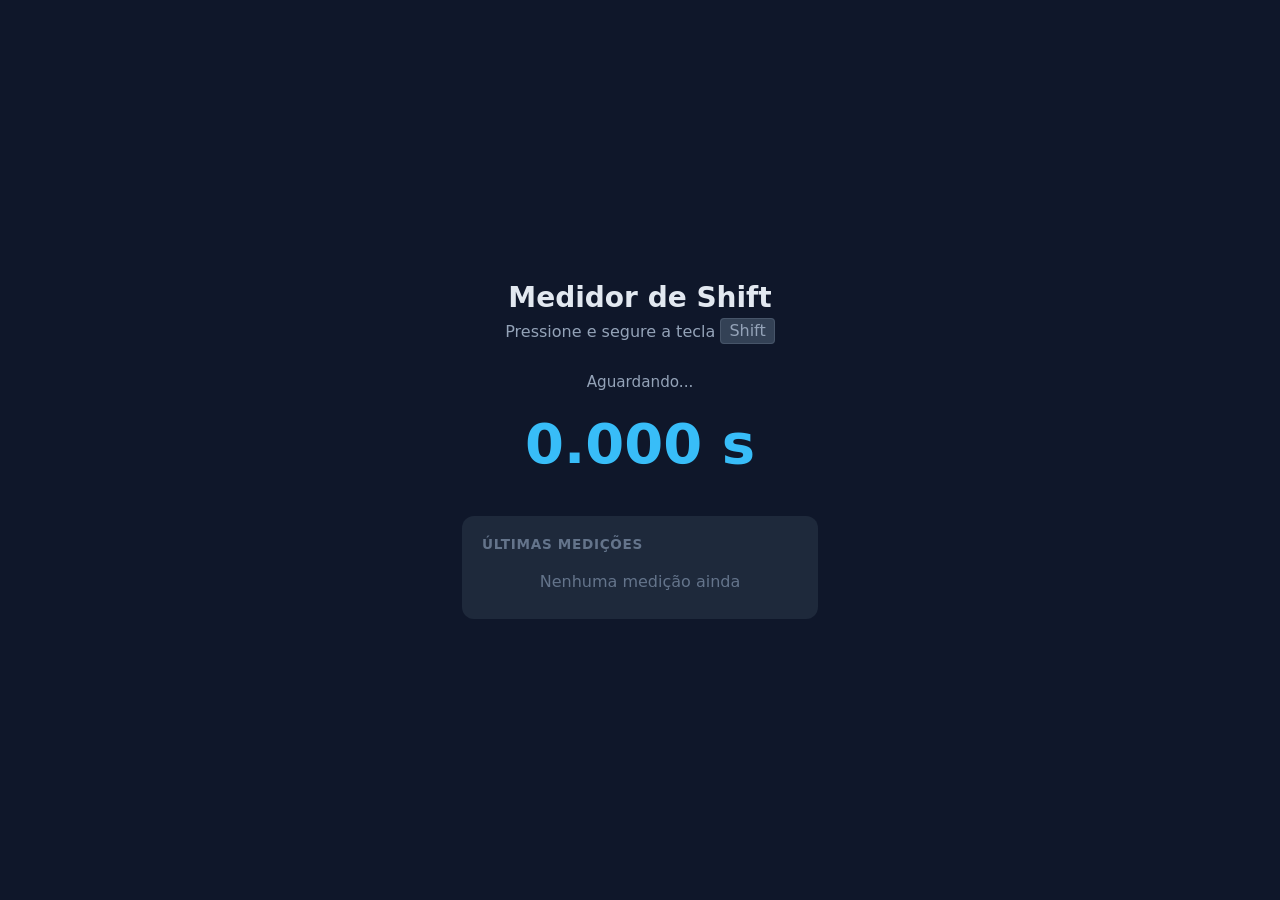
<file: teste/index.html>
<!DOCTYPE html>
<html lang="pt-BR">
<head>
  <meta charset="UTF-8">
  <meta name="viewport" content="width=device-width, initial-scale=1.0">
  <title>Medidor de Shift</title>
  <link rel="stylesheet" href="style.css">
</head>
<body>
  <main class="container">
    <h1>Medidor de Shift</h1>
    <p class="hint">Pressione e segure a tecla <kbd>Shift</kbd></p>

    <div class="status" id="status">Aguardando...</div>

    <div class="timer" id="timer">0.000 s</div>

    <section class="history">
      <h2>Últimas medições</h2>
      <ul id="history-list"></ul>
    </section>
  </main>

  <script src="script.js"></script>
</body>
</html>
</file>
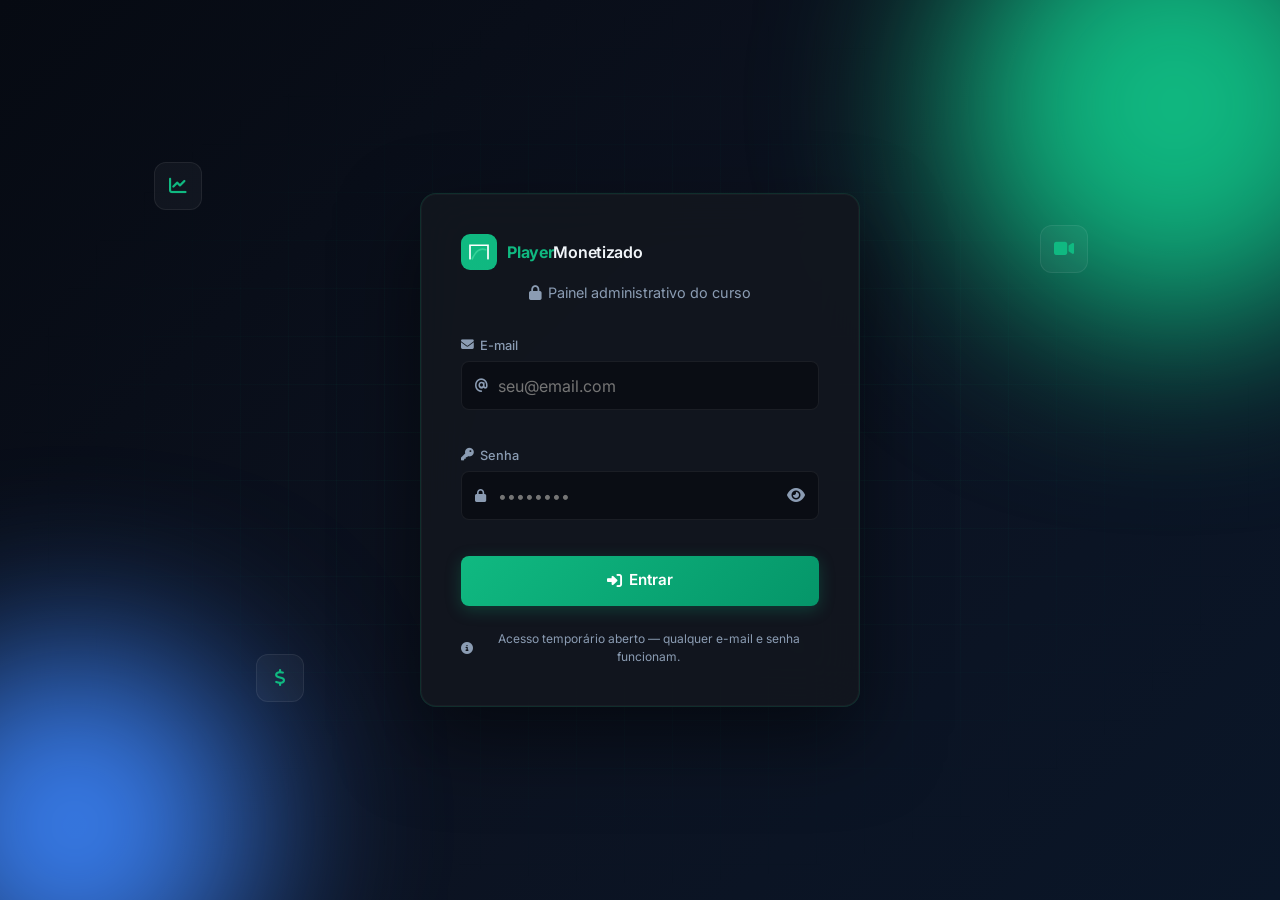
<file: gas/Admin.html>
<!DOCTYPE html>
<!--
  PM-ADMIN-BUILD: 2026-08-09T05:34:01.622Z
  Copie ESTE arquivo inteiro para o GAS (arquivo Admin).
  Depois: Implantar > Gerenciar implantacoes > Nova versao > Implantar.
-->
<html lang="pt-BR">
<head>
  <base target="_top">
  <meta charset="UTF-8" />
  <meta name="viewport" content="width=device-width, initial-scale=1, maximum-scale=5, viewport-fit=cover" />
  <script>
(function(){var sw=window.screen&&window.screen.width,iw=window.innerWidth;if(sw&&iw>sw+40){var m=document.querySelector('meta[name="viewport"]');if(m)m.setAttribute('content','width='+sw+', initial-scale=1, maximum-scale=5, viewport-fit=cover');}})();
</script>
  <script>
    (function () {
      var sw = window.screen && window.screen.width;
      var iw = window.innerWidth;
      if (sw && iw > sw + 40) {
        var meta = document.querySelector('meta[name="viewport"]');
        if (meta) {
          meta.setAttribute('content', 'width=' + sw + ', initial-scale=1, maximum-scale=5, viewport-fit=cover');
        }
      }
    })();
  </script>
  <title>Admin | Player Monetizado</title>
  <link rel="preconnect" href="https://fonts.googleapis.com">
  <link rel="preconnect" href="https://fonts.gstatic.com" crossorigin>
  <link href="https://fonts.googleapis.com/css2?family=Inter:wght@400;500;600;700&display=swap" rel="stylesheet">
  <link rel="stylesheet" href="https://cdnjs.cloudflare.com/ajax/libs/font-awesome/6.5.1/css/all.min.css" crossorigin="anonymous" referrerpolicy="no-referrer" />
  <script type="module" crossorigin>function bf(i,u){for(var s=0;s<u.length;s++){const d=u[s];if(typeof d!="string"&&!Array.isArray(d)){for(const f in d)if(f!=="default"&&!(f in i)){const m=Object.getOwnPropertyDescriptor(d,f);m&&Object.defineProperty(i,f,m.get?m:{enumerable:!0,get:()=>d[f]})}}}return Object.freeze(Object.defineProperty(i,Symbol.toStringTag,{value:"Module"}))}(function(){const u=document.createElement("link").relList;if(u&&u.supports&&u.supports("modulepreload"))return;for(const f of document.querySelectorAll('link[rel="modulepreload"]'))d(f);new MutationObserver(f=>{for(const m of f)if(m.type==="childList")for(const S of m.addedNodes)S.tagName==="LINK"&&S.rel==="modulepreload"&&d(S)}).observe(document,{childList:!0,subtree:!0});function s(f){const m={};return f.integrity&&(m.integrity=f.integrity),f.referrerPolicy&&(m.referrerPolicy=f.referrerPolicy),f.crossOrigin==="use-credentials"?m.credentials="include":f.crossOrigin==="anonymous"?m.credentials="omit":m.credentials="same-origin",m}function d(f){if(f.ep)return;f.ep=!0;const m=s(f);fetch(f.href,m)}})();function Ic(i){return i&&i.__esModule&&Object.prototype.hasOwnProperty.call(i,"default")?i.default:i}var ia={exports:{}},Ar={},oa={exports:{}},ne={};/**
 * @license React
 * react.production.min.js
 *
 * Copyright (c) Facebook, Inc. and its affiliates.
 *
 * This source code is licensed under the MIT license found in the
 * LICENSE file in the root directory of this source tree.
 */var gc;function ep(){if(gc)return ne;gc=1;var i=Symbol.for("react.element"),u=Symbol.for("react.portal"),s=Symbol.for("react.fragment"),d=Symbol.for("react.strict_mode"),f=Symbol.for("react.profiler"),m=Symbol.for("react.provider"),S=Symbol.for("react.context"),y=Symbol.for("react.forward_ref"),h=Symbol.for("react.suspense"),w=Symbol.for("react.memo"),j=Symbol.for("react.lazy"),g=Symbol.iterator;function N(k){return k===null||typeof k!="object"?null:(k=g&&k[g]||k["@@iterator"],typeof k=="function"?k:null)}var U={isMounted:function(){return!1},enqueueForceUpdate:function(){},enqueueReplaceState:function(){},enqueueSetState:function(){}},z=Object.assign,M={};function T(k,R,ee){this.props=k,this.context=R,this.refs=M,this.updater=ee||U}T.prototype.isReactComponent={},T.prototype.setState=function(k,R){if(typeof k!="object"&&typeof k!="function"&&k!=null)throw Error("setState(...): takes an object of state variables to update or a function which returns an object of state variables.");this.updater.enqueueSetState(this,k,R,"setState")},T.prototype.forceUpdate=function(k){this.updater.enqueueForceUpdate(this,k,"forceUpdate")};function Q(){}Q.prototype=T.prototype;function X(k,R,ee){this.props=k,this.context=R,this.refs=M,this.updater=ee||U}var le=X.prototype=new Q;le.constructor=X,z(le,T.prototype),le.isPureReactComponent=!0;var te=Array.isArray,Ee=Object.prototype.hasOwnProperty,Ne={current:null},ze={key:!0,ref:!0,__self:!0,__source:!0};function Ue(k,R,ee){var re,oe={},ae=null,de=null;if(R!=null)for(re in R.ref!==void 0&&(de=R.ref),R.key!==void 0&&(ae=""+R.key),R)Ee.call(R,re)&&!ze.hasOwnProperty(re)&&(oe[re]=R[re]);var ue=arguments.length-2;if(ue===1)oe.children=ee;else if(1<ue){for(var ve=Array(ue),be=0;be<ue;be++)ve[be]=arguments[be+2];oe.children=ve}if(k&&k.defaultProps)for(re in ue=k.defaultProps,ue)oe[re]===void 0&&(oe[re]=ue[re]);return{$$typeof:i,type:k,key:ae,ref:de,props:oe,_owner:Ne.current}}function kt(k,R){return{$$typeof:i,type:k.type,key:R,ref:k.ref,props:k.props,_owner:k._owner}}function Xe(k){return typeof k=="object"&&k!==null&&k.$$typeof===i}function Rt(k){var R={"=":"=0",":":"=2"};return"$"+k.replace(/[=:]/g,function(ee){return R[ee]})}var Ct=/\/+/g;function Ze(k,R){return typeof k=="object"&&k!==null&&k.key!=null?Rt(""+k.key):R.toString(36)}function pt(k,R,ee,re,oe){var ae=typeof k;(ae==="undefined"||ae==="boolean")&&(k=null);var de=!1;if(k===null)de=!0;else switch(ae){case"string":case"number":de=!0;break;case"object":switch(k.$$typeof){case i:case u:de=!0}}if(de)return de=k,oe=oe(de),k=re===""?"."+Ze(de,0):re,te(oe)?(ee="",k!=null&&(ee=k.replace(Ct,"$&/")+"/"),pt(oe,R,ee,"",function(be){return be})):oe!=null&&(Xe(oe)&&(oe=kt(oe,ee+(!oe.key||de&&de.key===oe.key?"":(""+oe.key).replace(Ct,"$&/")+"/")+k)),R.push(oe)),1;if(de=0,re=re===""?".":re+":",te(k))for(var ue=0;ue<k.length;ue++){ae=k[ue];var ve=re+Ze(ae,ue);de+=pt(ae,R,ee,ve,oe)}else if(ve=N(k),typeof ve=="function")for(k=ve.call(k),ue=0;!(ae=k.next()).done;)ae=ae.value,ve=re+Ze(ae,ue++),de+=pt(ae,R,ee,ve,oe);else if(ae==="object")throw R=String(k),Error("Objects are not valid as a React child (found: "+(R==="[object Object]"?"object with keys {"+Object.keys(k).join(", ")+"}":R)+"). If you meant to render a collection of children, use an array instead.");return de}function Et(k,R,ee){if(k==null)return k;var re=[],oe=0;return pt(k,re,"","",function(ae){return R.call(ee,ae,oe++)}),re}function He(k){if(k._status===-1){var R=k._result;R=R(),R.then(function(ee){(k._status===0||k._status===-1)&&(k._status=1,k._result=ee)},function(ee){(k._status===0||k._status===-1)&&(k._status=2,k._result=ee)}),k._status===-1&&(k._status=0,k._result=R)}if(k._status===1)return k._result.default;throw k._result}var Se={current:null},F={transition:null},Z={ReactCurrentDispatcher:Se,ReactCurrentBatchConfig:F,ReactCurrentOwner:Ne};function W(){throw Error("act(...) is not supported in production builds of React.")}return ne.Children={map:Et,forEach:function(k,R,ee){Et(k,function(){R.apply(this,arguments)},ee)},count:function(k){var R=0;return Et(k,function(){R++}),R},toArray:function(k){return Et(k,function(R){return R})||[]},only:function(k){if(!Xe(k))throw Error("React.Children.only expected to receive a single React element child.");return k}},ne.Component=T,ne.Fragment=s,ne.Profiler=f,ne.PureComponent=X,ne.StrictMode=d,ne.Suspense=h,ne.__SECRET_INTERNALS_DO_NOT_USE_OR_YOU_WILL_BE_FIRED=Z,ne.act=W,ne.cloneElement=function(k,R,ee){if(k==null)throw Error("React.cloneElement(...): The argument must be a React element, but you passed "+k+".");var re=z({},k.props),oe=k.key,ae=k.ref,de=k._owner;if(R!=null){if(R.ref!==void 0&&(ae=R.ref,de=Ne.current),R.key!==void 0&&(oe=""+R.key),k.type&&k.type.defaultProps)var ue=k.type.defaultProps;for(ve in R)Ee.call(R,ve)&&!ze.hasOwnProperty(ve)&&(re[ve]=R[ve]===void 0&&ue!==void 0?ue[ve]:R[ve])}var ve=arguments.length-2;if(ve===1)re.children=ee;else if(1<ve){ue=Array(ve);for(var be=0;be<ve;be++)ue[be]=arguments[be+2];re.children=ue}return{$$typeof:i,type:k.type,key:oe,ref:ae,props:re,_owner:de}},ne.createContext=function(k){return k={$$typeof:S,_currentValue:k,_currentValue2:k,_threadCount:0,Provider:null,Consumer:null,_defaultValue:null,_globalName:null},k.Provider={$$typeof:m,_context:k},k.Consumer=k},ne.createElement=Ue,ne.createFactory=function(k){var R=Ue.bind(null,k);return R.type=k,R},ne.createRef=function(){return{current:null}},ne.forwardRef=function(k){return{$$typeof:y,render:k}},ne.isValidElement=Xe,ne.lazy=function(k){return{$$typeof:j,_payload:{_status:-1,_result:k},_init:He}},ne.memo=function(k,R){return{$$typeof:w,type:k,compare:R===void 0?null:R}},ne.startTransition=function(k){var R=F.transition;F.transition={};try{k()}finally{F.transition=R}},ne.unstable_act=W,ne.useCallback=function(k,R){return Se.current.useCallback(k,R)},ne.useContext=function(k){return Se.current.useContext(k)},ne.useDebugValue=function(){},ne.useDeferredValue=function(k){return Se.current.useDeferredValue(k)},ne.useEffect=function(k,R){return Se.current.useEffect(k,R)},ne.useId=function(){return Se.current.useId()},ne.useImperativeHandle=function(k,R,ee){return Se.current.useImperativeHandle(k,R,ee)},ne.useInsertionEffect=function(k,R){return Se.current.useInsertionEffect(k,R)},ne.useLayoutEffect=function(k,R){return Se.current.useLayoutEffect(k,R)},ne.useMemo=function(k,R){return Se.current.useMemo(k,R)},ne.useReducer=function(k,R,ee){return Se.current.useReducer(k,R,ee)},ne.useRef=function(k){return Se.current.useRef(k)},ne.useState=function(k){return Se.current.useState(k)},ne.useSyncExternalStore=function(k,R,ee){return Se.current.useSyncExternalStore(k,R,ee)},ne.useTransition=function(){return Se.current.useTransition()},ne.version="18.3.1",ne}var yc;function ya(){return yc||(yc=1,oa.exports=ep()),oa.exports}/**
 * @license React
 * react-jsx-runtime.production.min.js
 *
 * Copyright (c) Facebook, Inc. and its affiliates.
 *
 * This source code is licensed under the MIT license found in the
 * LICENSE file in the root directory of this source tree.
 */var xc;function tp(){if(xc)return Ar;xc=1;var i=ya(),u=Symbol.for("react.element"),s=Symbol.for("react.fragment"),d=Object.prototype.hasOwnProperty,f=i.__SECRET_INTERNALS_DO_NOT_USE_OR_YOU_WILL_BE_FIRED.ReactCurrentOwner,m={key:!0,ref:!0,__self:!0,__source:!0};function S(y,h,w){var j,g={},N=null,U=null;w!==void 0&&(N=""+w),h.key!==void 0&&(N=""+h.key),h.ref!==void 0&&(U=h.ref);for(j in h)d.call(h,j)&&!m.hasOwnProperty(j)&&(g[j]=h[j]);if(y&&y.defaultProps)for(j in h=y.defaultProps,h)g[j]===void 0&&(g[j]=h[j]);return{$$typeof:u,type:y,key:N,ref:U,props:g,_owner:f.current}}return Ar.Fragment=s,Ar.jsx=S,Ar.jsxs=S,Ar}var wc;function np(){return wc||(wc=1,ia.exports=tp()),ia.exports}var a=np(),P=ya();const Mc=Ic(P),rp=bf({__proto__:null,default:Mc},[P]);var ni={},aa={exports:{}},Je={},sa={exports:{}},ua={};/**
 * @license React
 * scheduler.production.min.js
 *
 * Copyright (c) Facebook, Inc. and its affiliates.
 *
 * This source code is licensed under the MIT license found in the
 * LICENSE file in the root directory of this source tree.
 */var Sc;function lp(){return Sc||(Sc=1,(function(i){function u(F,Z){var W=F.length;F.push(Z);e:for(;0<W;){var k=W-1>>>1,R=F[k];if(0<f(R,Z))F[k]=Z,F[W]=R,W=k;else break e}}function s(F){return F.length===0?null:F[0]}function d(F){if(F.length===0)return null;var Z=F[0],W=F.pop();if(W!==Z){F[0]=W;e:for(var k=0,R=F.length,ee=R>>>1;k<ee;){var re=2*(k+1)-1,oe=F[re],ae=re+1,de=F[ae];if(0>f(oe,W))ae<R&&0>f(de,oe)?(F[k]=de,F[ae]=W,k=ae):(F[k]=oe,F[re]=W,k=re);else if(ae<R&&0>f(de,W))F[k]=de,F[ae]=W,k=ae;else break e}}return Z}function f(F,Z){var W=F.sortIndex-Z.sortIndex;return W!==0?W:F.id-Z.id}if(typeof performance=="object"&&typeof performance.now=="function"){var m=performance;i.unstable_now=function(){return m.now()}}else{var S=Date,y=S.now();i.unstable_now=function(){return S.now()-y}}var h=[],w=[],j=1,g=null,N=3,U=!1,z=!1,M=!1,T=typeof setTimeout=="function"?setTimeout:null,Q=typeof clearTimeout=="function"?clearTimeout:null,X=typeof setImmediate<"u"?setImmediate:null;typeof navigator<"u"&&navigator.scheduling!==void 0&&navigator.scheduling.isInputPending!==void 0&&navigator.scheduling.isInputPending.bind(navigator.scheduling);function le(F){for(var Z=s(w);Z!==null;){if(Z.callback===null)d(w);else if(Z.startTime<=F)d(w),Z.sortIndex=Z.expirationTime,u(h,Z);else break;Z=s(w)}}function te(F){if(M=!1,le(F),!z)if(s(h)!==null)z=!0,He(Ee);else{var Z=s(w);Z!==null&&Se(te,Z.startTime-F)}}function Ee(F,Z){z=!1,M&&(M=!1,Q(Ue),Ue=-1),U=!0;var W=N;try{for(le(Z),g=s(h);g!==null&&(!(g.expirationTime>Z)||F&&!Rt());){var k=g.callback;if(typeof k=="function"){g.callback=null,N=g.priorityLevel;var R=k(g.expirationTime<=Z);Z=i.unstable_now(),typeof R=="function"?g.callback=R:g===s(h)&&d(h),le(Z)}else d(h);g=s(h)}if(g!==null)var ee=!0;else{var re=s(w);re!==null&&Se(te,re.startTime-Z),ee=!1}return ee}finally{g=null,N=W,U=!1}}var Ne=!1,ze=null,Ue=-1,kt=5,Xe=-1;function Rt(){return!(i.unstable_now()-Xe<kt)}function Ct(){if(ze!==null){var F=i.unstable_now();Xe=F;var Z=!0;try{Z=ze(!0,F)}finally{Z?Ze():(Ne=!1,ze=null)}}else Ne=!1}var Ze;if(typeof X=="function")Ze=function(){X(Ct)};else if(typeof MessageChannel<"u"){var pt=new MessageChannel,Et=pt.port2;pt.port1.onmessage=Ct,Ze=function(){Et.postMessage(null)}}else Ze=function(){T(Ct,0)};function He(F){ze=F,Ne||(Ne=!0,Ze())}function Se(F,Z){Ue=T(function(){F(i.unstable_now())},Z)}i.unstable_IdlePriority=5,i.unstable_ImmediatePriority=1,i.unstable_LowPriority=4,i.unstable_NormalPriority=3,i.unstable_Profiling=null,i.unstable_UserBlockingPriority=2,i.unstable_cancelCallback=function(F){F.callback=null},i.unstable_continueExecution=function(){z||U||(z=!0,He(Ee))},i.unstable_forceFrameRate=function(F){0>F||125<F?console.error("forceFrameRate takes a positive int between 0 and 125, forcing frame rates higher than 125 fps is not supported"):kt=0<F?Math.floor(1e3/F):5},i.unstable_getCurrentPriorityLevel=function(){return N},i.unstable_getFirstCallbackNode=function(){return s(h)},i.unstable_next=function(F){switch(N){case 1:case 2:case 3:var Z=3;break;default:Z=N}var W=N;N=Z;try{return F()}finally{N=W}},i.unstable_pauseExecution=function(){},i.unstable_requestPaint=function(){},i.unstable_runWithPriority=function(F,Z){switch(F){case 1:case 2:case 3:case 4:case 5:break;default:F=3}var W=N;N=F;try{return Z()}finally{N=W}},i.unstable_scheduleCallback=function(F,Z,W){var k=i.unstable_now();switch(typeof W=="object"&&W!==null?(W=W.delay,W=typeof W=="number"&&0<W?k+W:k):W=k,F){case 1:var R=-1;break;case 2:R=250;break;case 5:R=1073741823;break;case 4:R=1e4;break;default:R=5e3}return R=W+R,F={id:j++,callback:Z,priorityLevel:F,startTime:W,expirationTime:R,sortIndex:-1},W>k?(F.sortIndex=W,u(w,F),s(h)===null&&F===s(w)&&(M?(Q(Ue),Ue=-1):M=!0,Se(te,W-k))):(F.sortIndex=R,u(h,F),z||U||(z=!0,He(Ee))),F},i.unstable_shouldYield=Rt,i.unstable_wrapCallback=function(F){var Z=N;return function(){var W=N;N=Z;try{return F.apply(this,arguments)}finally{N=W}}}})(ua)),ua}var jc;function ip(){return jc||(jc=1,sa.exports=lp()),sa.exports}/**
 * @license React
 * react-dom.production.min.js
 *
 * Copyright (c) Facebook, Inc. and its affiliates.
 *
 * This source code is licensed under the MIT license found in the
 * LICENSE file in the root directory of this source tree.
 */var kc;function op(){if(kc)return Je;kc=1;var i=ya(),u=ip();function s(e){for(var t="https://reactjs.org/docs/error-decoder.html?invariant="+e,n=1;n<arguments.length;n++)t+="&args[]="+encodeURIComponent(arguments[n]);return"Minified React error #"+e+"; visit "+t+" for the full message or use the non-minified dev environment for full errors and additional helpful warnings."}var d=new Set,f={};function m(e,t){S(e,t),S(e+"Capture",t)}function S(e,t){for(f[e]=t,e=0;e<t.length;e++)d.add(t[e])}var y=!(typeof window>"u"||typeof window.document>"u"||typeof window.document.createElement>"u"),h=Object.prototype.hasOwnProperty,w=/^[:A-Z_a-z\u00C0-\u00D6\u00D8-\u00F6\u00F8-\u02FF\u0370-\u037D\u037F-\u1FFF\u200C-\u200D\u2070-\u218F\u2C00-\u2FEF\u3001-\uD7FF\uF900-\uFDCF\uFDF0-\uFFFD][:A-Z_a-z\u00C0-\u00D6\u00D8-\u00F6\u00F8-\u02FF\u0370-\u037D\u037F-\u1FFF\u200C-\u200D\u2070-\u218F\u2C00-\u2FEF\u3001-\uD7FF\uF900-\uFDCF\uFDF0-\uFFFD\-.0-9\u00B7\u0300-\u036F\u203F-\u2040]*$/,j={},g={};function N(e){return h.call(g,e)?!0:h.call(j,e)?!1:w.test(e)?g[e]=!0:(j[e]=!0,!1)}function U(e,t,n,r){if(n!==null&&n.type===0)return!1;switch(typeof t){case"function":case"symbol":return!0;case"boolean":return r?!1:n!==null?!n.acceptsBooleans:(e=e.toLowerCase().slice(0,5),e!=="data-"&&e!=="aria-");default:return!1}}function z(e,t,n,r){if(t===null||typeof t>"u"||U(e,t,n,r))return!0;if(r)return!1;if(n!==null)switch(n.type){case 3:return!t;case 4:return t===!1;case 5:return isNaN(t);case 6:return isNaN(t)||1>t}return!1}function M(e,t,n,r,l,o,c){this.acceptsBooleans=t===2||t===3||t===4,this.attributeName=r,this.attributeNamespace=l,this.mustUseProperty=n,this.propertyName=e,this.type=t,this.sanitizeURL=o,this.removeEmptyString=c}var T={};"children dangerouslySetInnerHTML defaultValue defaultChecked innerHTML suppressContentEditableWarning suppressHydrationWarning style".split(" ").forEach(function(e){T[e]=new M(e,0,!1,e,null,!1,!1)}),[["acceptCharset","accept-charset"],["className","class"],["htmlFor","for"],["httpEquiv","http-equiv"]].forEach(function(e){var t=e[0];T[t]=new M(t,1,!1,e[1],null,!1,!1)}),["contentEditable","draggable","spellCheck","value"].forEach(function(e){T[e]=new M(e,2,!1,e.toLowerCase(),null,!1,!1)}),["autoReverse","externalResourcesRequired","focusable","preserveAlpha"].forEach(function(e){T[e]=new M(e,2,!1,e,null,!1,!1)}),"allowFullScreen async autoFocus autoPlay controls default defer disabled disablePictureInPicture disableRemotePlayback formNoValidate hidden loop noModule noValidate open playsInline readOnly required reversed scoped seamless itemScope".split(" ").forEach(function(e){T[e]=new M(e,3,!1,e.toLowerCase(),null,!1,!1)}),["checked","multiple","muted","selected"].forEach(function(e){T[e]=new M(e,3,!0,e,null,!1,!1)}),["capture","download"].forEach(function(e){T[e]=new M(e,4,!1,e,null,!1,!1)}),["cols","rows","size","span"].forEach(function(e){T[e]=new M(e,6,!1,e,null,!1,!1)}),["rowSpan","start"].forEach(function(e){T[e]=new M(e,5,!1,e.toLowerCase(),null,!1,!1)});var Q=/[\-:]([a-z])/g;function X(e){return e[1].toUpperCase()}"accent-height alignment-baseline arabic-form baseline-shift cap-height clip-path clip-rule color-interpolation color-interpolation-filters color-profile color-rendering dominant-baseline enable-background fill-opacity fill-rule flood-color flood-opacity font-family font-size font-size-adjust font-stretch font-style font-variant font-weight glyph-name glyph-orientation-horizontal glyph-orientation-vertical horiz-adv-x horiz-origin-x image-rendering letter-spacing lighting-color marker-end marker-mid marker-start overline-position overline-thickness paint-order panose-1 pointer-events rendering-intent shape-rendering stop-color stop-opacity strikethrough-position strikethrough-thickness stroke-dasharray stroke-dashoffset stroke-linecap stroke-linejoin stroke-miterlimit stroke-opacity stroke-width text-anchor text-decoration text-rendering underline-position underline-thickness unicode-bidi unicode-range units-per-em v-alphabetic v-hanging v-ideographic v-mathematical vector-effect vert-adv-y vert-origin-x vert-origin-y word-spacing writing-mode xmlns:xlink x-height".split(" ").forEach(function(e){var t=e.replace(Q,X);T[t]=new M(t,1,!1,e,null,!1,!1)}),"xlink:actuate xlink:arcrole xlink:role xlink:show xlink:title xlink:type".split(" ").forEach(function(e){var t=e.replace(Q,X);T[t]=new M(t,1,!1,e,"http://www.w3.org/1999/xlink",!1,!1)}),["xml:base","xml:lang","xml:space"].forEach(function(e){var t=e.replace(Q,X);T[t]=new M(t,1,!1,e,"http://www.w3.org/XML/1998/namespace",!1,!1)}),["tabIndex","crossOrigin"].forEach(function(e){T[e]=new M(e,1,!1,e.toLowerCase(),null,!1,!1)}),T.xlinkHref=new M("xlinkHref",1,!1,"xlink:href","http://www.w3.org/1999/xlink",!0,!1),["src","href","action","formAction"].forEach(function(e){T[e]=new M(e,1,!1,e.toLowerCase(),null,!0,!0)});function le(e,t,n,r){var l=T.hasOwnProperty(t)?T[t]:null;(l!==null?l.type!==0:r||!(2<t.length)||t[0]!=="o"&&t[0]!=="O"||t[1]!=="n"&&t[1]!=="N")&&(z(t,n,l,r)&&(n=null),r||l===null?N(t)&&(n===null?e.removeAttribute(t):e.setAttribute(t,""+n)):l.mustUseProperty?e[l.propertyName]=n===null?l.type===3?!1:"":n:(t=l.attributeName,r=l.attributeNamespace,n===null?e.removeAttribute(t):(l=l.type,n=l===3||l===4&&n===!0?"":""+n,r?e.setAttributeNS(r,t,n):e.setAttribute(t,n))))}var te=i.__SECRET_INTERNALS_DO_NOT_USE_OR_YOU_WILL_BE_FIRED,Ee=Symbol.for("react.element"),Ne=Symbol.for("react.portal"),ze=Symbol.for("react.fragment"),Ue=Symbol.for("react.strict_mode"),kt=Symbol.for("react.profiler"),Xe=Symbol.for("react.provider"),Rt=Symbol.for("react.context"),Ct=Symbol.for("react.forward_ref"),Ze=Symbol.for("react.suspense"),pt=Symbol.for("react.suspense_list"),Et=Symbol.for("react.memo"),He=Symbol.for("react.lazy"),Se=Symbol.for("react.offscreen"),F=Symbol.iterator;function Z(e){return e===null||typeof e!="object"?null:(e=F&&e[F]||e["@@iterator"],typeof e=="function"?e:null)}var W=Object.assign,k;function R(e){if(k===void 0)try{throw Error()}catch(n){var t=n.stack.trim().match(/\n( *(at )?)/);k=t&&t[1]||""}return`
`+k+e}var ee=!1;function re(e,t){if(!e||ee)return"";ee=!0;var n=Error.prepareStackTrace;Error.prepareStackTrace=void 0;try{if(t)if(t=function(){throw Error()},Object.defineProperty(t.prototype,"props",{set:function(){throw Error()}}),typeof Reflect=="object"&&Reflect.construct){try{Reflect.construct(t,[])}catch(_){var r=_}Reflect.construct(e,[],t)}else{try{t.call()}catch(_){r=_}e.call(t.prototype)}else{try{throw Error()}catch(_){r=_}e()}}catch(_){if(_&&r&&typeof _.stack=="string"){for(var l=_.stack.split(`
`),o=r.stack.split(`
`),c=l.length-1,p=o.length-1;1<=c&&0<=p&&l[c]!==o[p];)p--;for(;1<=c&&0<=p;c--,p--)if(l[c]!==o[p]){if(c!==1||p!==1)do if(c--,p--,0>p||l[c]!==o[p]){var v=`
`+l[c].replace(" at new "," at ");return e.displayName&&v.includes("<anonymous>")&&(v=v.replace("<anonymous>",e.displayName)),v}while(1<=c&&0<=p);break}}}finally{ee=!1,Error.prepareStackTrace=n}return(e=e?e.displayName||e.name:"")?R(e):""}function oe(e){switch(e.tag){case 5:return R(e.type);case 16:return R("Lazy");case 13:return R("Suspense");case 19:return R("SuspenseList");case 0:case 2:case 15:return e=re(e.type,!1),e;case 11:return e=re(e.type.render,!1),e;case 1:return e=re(e.type,!0),e;default:return""}}function ae(e){if(e==null)return null;if(typeof e=="function")return e.displayName||e.name||null;if(typeof e=="string")return e;switch(e){case ze:return"Fragment";case Ne:return"Portal";case kt:return"Profiler";case Ue:return"StrictMode";case Ze:return"Suspense";case pt:return"SuspenseList"}if(typeof e=="object")switch(e.$$typeof){case Rt:return(e.displayName||"Context")+".Consumer";case Xe:return(e._context.displayName||"Context")+".Provider";case Ct:var t=e.render;return e=e.displayName,e||(e=t.displayName||t.name||"",e=e!==""?"ForwardRef("+e+")":"ForwardRef"),e;case Et:return t=e.displayName||null,t!==null?t:ae(e.type)||"Memo";case He:t=e._payload,e=e._init;try{return ae(e(t))}catch{}}return null}function de(e){var t=e.type;switch(e.tag){case 24:return"Cache";case 9:return(t.displayName||"Context")+".Consumer";case 10:return(t._context.displayName||"Context")+".Provider";case 18:return"DehydratedFragment";case 11:return e=t.render,e=e.displayName||e.name||"",t.displayName||(e!==""?"ForwardRef("+e+")":"ForwardRef");case 7:return"Fragment";case 5:return t;case 4:return"Portal";case 3:return"Root";case 6:return"Text";case 16:return ae(t);case 8:return t===Ue?"StrictMode":"Mode";case 22:return"Offscreen";case 12:return"Profiler";case 21:return"Scope";case 13:return"Suspense";case 19:return"SuspenseList";case 25:return"TracingMarker";case 1:case 0:case 17:case 2:case 14:case 15:if(typeof t=="function")return t.displayName||t.name||null;if(typeof t=="string")return t}return null}function ue(e){switch(typeof e){case"boolean":case"number":case"string":case"undefined":return e;case"object":return e;default:return""}}function ve(e){var t=e.type;return(e=e.nodeName)&&e.toLowerCase()==="input"&&(t==="checkbox"||t==="radio")}function be(e){var t=ve(e)?"checked":"value",n=Object.getOwnPropertyDescriptor(e.constructor.prototype,t),r=""+e[t];if(!e.hasOwnProperty(t)&&typeof n<"u"&&typeof n.get=="function"&&typeof n.set=="function"){var l=n.get,o=n.set;return Object.defineProperty(e,t,{configurable:!0,get:function(){return l.call(this)},set:function(c){r=""+c,o.call(this,c)}}),Object.defineProperty(e,t,{enumerable:n.enumerable}),{getValue:function(){return r},setValue:function(c){r=""+c},stopTracking:function(){e._valueTracker=null,delete e[t]}}}}function Gr(e){e._valueTracker||(e._valueTracker=be(e))}function ka(e){if(!e)return!1;var t=e._valueTracker;if(!t)return!0;var n=t.getValue(),r="";return e&&(r=ve(e)?e.checked?"true":"false":e.value),e=r,e!==n?(t.setValue(e),!0):!1}function Kr(e){if(e=e||(typeof document<"u"?document:void 0),typeof e>"u")return null;try{return e.activeElement||e.body}catch{return e.body}}function di(e,t){var n=t.checked;return W({},t,{defaultChecked:void 0,defaultValue:void 0,value:void 0,checked:n??e._wrapperState.initialChecked})}function Ca(e,t){var n=t.defaultValue==null?"":t.defaultValue,r=t.checked!=null?t.checked:t.defaultChecked;n=ue(t.value!=null?t.value:n),e._wrapperState={initialChecked:r,initialValue:n,controlled:t.type==="checkbox"||t.type==="radio"?t.checked!=null:t.value!=null}}function Ea(e,t){t=t.checked,t!=null&&le(e,"checked",t,!1)}function fi(e,t){Ea(e,t);var n=ue(t.value),r=t.type;if(n!=null)r==="number"?(n===0&&e.value===""||e.value!=n)&&(e.value=""+n):e.value!==""+n&&(e.value=""+n);else if(r==="submit"||r==="reset"){e.removeAttribute("value");return}t.hasOwnProperty("value")?pi(e,t.type,n):t.hasOwnProperty("defaultValue")&&pi(e,t.type,ue(t.defaultValue)),t.checked==null&&t.defaultChecked!=null&&(e.defaultChecked=!!t.defaultChecked)}function _a(e,t,n){if(t.hasOwnProperty("value")||t.hasOwnProperty("defaultValue")){var r=t.type;if(!(r!=="submit"&&r!=="reset"||t.value!==void 0&&t.value!==null))return;t=""+e._wrapperState.initialValue,n||t===e.value||(e.value=t),e.defaultValue=t}n=e.name,n!==""&&(e.name=""),e.defaultChecked=!!e._wrapperState.initialChecked,n!==""&&(e.name=n)}function pi(e,t,n){(t!=="number"||Kr(e.ownerDocument)!==e)&&(n==null?e.defaultValue=""+e._wrapperState.initialValue:e.defaultValue!==""+n&&(e.defaultValue=""+n))}var er=Array.isArray;function Nn(e,t,n,r){if(e=e.options,t){t={};for(var l=0;l<n.length;l++)t["$"+n[l]]=!0;for(n=0;n<e.length;n++)l=t.hasOwnProperty("$"+e[n].value),e[n].selected!==l&&(e[n].selected=l),l&&r&&(e[n].defaultSelected=!0)}else{for(n=""+ue(n),t=null,l=0;l<e.length;l++){if(e[l].value===n){e[l].selected=!0,r&&(e[l].defaultSelected=!0);return}t!==null||e[l].disabled||(t=e[l])}t!==null&&(t.selected=!0)}}function hi(e,t){if(t.dangerouslySetInnerHTML!=null)throw Error(s(91));return W({},t,{value:void 0,defaultValue:void 0,children:""+e._wrapperState.initialValue})}function Na(e,t){var n=t.value;if(n==null){if(n=t.children,t=t.defaultValue,n!=null){if(t!=null)throw Error(s(92));if(er(n)){if(1<n.length)throw Error(s(93));n=n[0]}t=n}t==null&&(t=""),n=t}e._wrapperState={initialValue:ue(n)}}function Pa(e,t){var n=ue(t.value),r=ue(t.defaultValue);n!=null&&(n=""+n,n!==e.value&&(e.value=n),t.defaultValue==null&&e.defaultValue!==n&&(e.defaultValue=n)),r!=null&&(e.defaultValue=""+r)}function Ta(e){var t=e.textContent;t===e._wrapperState.initialValue&&t!==""&&t!==null&&(e.value=t)}function La(e){switch(e){case"svg":return"http://www.w3.org/2000/svg";case"math":return"http://www.w3.org/1998/Math/MathML";default:return"http://www.w3.org/1999/xhtml"}}function mi(e,t){return e==null||e==="http://www.w3.org/1999/xhtml"?La(t):e==="http://www.w3.org/2000/svg"&&t==="foreignObject"?"http://www.w3.org/1999/xhtml":e}var Yr,Ra=(function(e){return typeof MSApp<"u"&&MSApp.execUnsafeLocalFunction?function(t,n,r,l){MSApp.execUnsafeLocalFunction(function(){return e(t,n,r,l)})}:e})(function(e,t){if(e.namespaceURI!=="http://www.w3.org/2000/svg"||"innerHTML"in e)e.innerHTML=t;else{for(Yr=Yr||document.createElement("div"),Yr.innerHTML="<svg>"+t.valueOf().toString()+"</svg>",t=Yr.firstChild;e.firstChild;)e.removeChild(e.firstChild);for(;t.firstChild;)e.appendChild(t.firstChild)}});function tr(e,t){if(t){var n=e.firstChild;if(n&&n===e.lastChild&&n.nodeType===3){n.nodeValue=t;return}}e.textContent=t}var nr={animationIterationCount:!0,aspectRatio:!0,borderImageOutset:!0,borderImageSlice:!0,borderImageWidth:!0,boxFlex:!0,boxFlexGroup:!0,boxOrdinalGroup:!0,columnCount:!0,columns:!0,flex:!0,flexGrow:!0,flexPositive:!0,flexShrink:!0,flexNegative:!0,flexOrder:!0,gridArea:!0,gridRow:!0,gridRowEnd:!0,gridRowSpan:!0,gridRowStart:!0,gridColumn:!0,gridColumnEnd:!0,gridColumnSpan:!0,gridColumnStart:!0,fontWeight:!0,lineClamp:!0,lineHeight:!0,opacity:!0,order:!0,orphans:!0,tabSize:!0,widows:!0,zIndex:!0,zoom:!0,fillOpacity:!0,floodOpacity:!0,stopOpacity:!0,strokeDasharray:!0,strokeDashoffset:!0,strokeMiterlimit:!0,strokeOpacity:!0,strokeWidth:!0},nd=["Webkit","ms","Moz","O"];Object.keys(nr).forEach(function(e){nd.forEach(function(t){t=t+e.charAt(0).toUpperCase()+e.substring(1),nr[t]=nr[e]})});function Da(e,t,n){return t==null||typeof t=="boolean"||t===""?"":n||typeof t!="number"||t===0||nr.hasOwnProperty(e)&&nr[e]?(""+t).trim():t+"px"}function za(e,t){e=e.style;for(var n in t)if(t.hasOwnProperty(n)){var r=n.indexOf("--")===0,l=Da(n,t[n],r);n==="float"&&(n="cssFloat"),r?e.setProperty(n,l):e[n]=l}}var rd=W({menuitem:!0},{area:!0,base:!0,br:!0,col:!0,embed:!0,hr:!0,img:!0,input:!0,keygen:!0,link:!0,meta:!0,param:!0,source:!0,track:!0,wbr:!0});function vi(e,t){if(t){if(rd[e]&&(t.children!=null||t.dangerouslySetInnerHTML!=null))throw Error(s(137,e));if(t.dangerouslySetInnerHTML!=null){if(t.children!=null)throw Error(s(60));if(typeof t.dangerouslySetInnerHTML!="object"||!("__html"in t.dangerouslySetInnerHTML))throw Error(s(61))}if(t.style!=null&&typeof t.style!="object")throw Error(s(62))}}function gi(e,t){if(e.indexOf("-")===-1)return typeof t.is=="string";switch(e){case"annotation-xml":case"color-profile":case"font-face":case"font-face-src":case"font-face-uri":case"font-face-format":case"font-face-name":case"missing-glyph":return!1;default:return!0}}var yi=null;function xi(e){return e=e.target||e.srcElement||window,e.correspondingUseElement&&(e=e.correspondingUseElement),e.nodeType===3?e.parentNode:e}var wi=null,Pn=null,Tn=null;function Oa(e){if(e=Cr(e)){if(typeof wi!="function")throw Error(s(280));var t=e.stateNode;t&&(t=gl(t),wi(e.stateNode,e.type,t))}}function Ia(e){Pn?Tn?Tn.push(e):Tn=[e]:Pn=e}function Ma(){if(Pn){var e=Pn,t=Tn;if(Tn=Pn=null,Oa(e),t)for(e=0;e<t.length;e++)Oa(t[e])}}function Ua(e,t){return e(t)}function Fa(){}var Si=!1;function Aa(e,t,n){if(Si)return e(t,n);Si=!0;try{return Ua(e,t,n)}finally{Si=!1,(Pn!==null||Tn!==null)&&(Fa(),Ma())}}function rr(e,t){var n=e.stateNode;if(n===null)return null;var r=gl(n);if(r===null)return null;n=r[t];e:switch(t){case"onClick":case"onClickCapture":case"onDoubleClick":case"onDoubleClickCapture":case"onMouseDown":case"onMouseDownCapture":case"onMouseMove":case"onMouseMoveCapture":case"onMouseUp":case"onMouseUpCapture":case"onMouseEnter":(r=!r.disabled)||(e=e.type,r=!(e==="button"||e==="input"||e==="select"||e==="textarea")),e=!r;break e;default:e=!1}if(e)return null;if(n&&typeof n!="function")throw Error(s(231,t,typeof n));return n}var ji=!1;if(y)try{var lr={};Object.defineProperty(lr,"passive",{get:function(){ji=!0}}),window.addEventListener("test",lr,lr),window.removeEventListener("test",lr,lr)}catch{ji=!1}function ld(e,t,n,r,l,o,c,p,v){var _=Array.prototype.slice.call(arguments,3);try{t.apply(n,_)}catch(D){this.onError(D)}}var ir=!1,qr=null,Jr=!1,ki=null,id={onError:function(e){ir=!0,qr=e}};function od(e,t,n,r,l,o,c,p,v){ir=!1,qr=null,ld.apply(id,arguments)}function ad(e,t,n,r,l,o,c,p,v){if(od.apply(this,arguments),ir){if(ir){var _=qr;ir=!1,qr=null}else throw Error(s(198));Jr||(Jr=!0,ki=_)}}function pn(e){var t=e,n=e;if(e.alternate)for(;t.return;)t=t.return;else{e=t;do t=e,(t.flags&4098)!==0&&(n=t.return),e=t.return;while(e)}return t.tag===3?n:null}function Ba(e){if(e.tag===13){var t=e.memoizedState;if(t===null&&(e=e.alternate,e!==null&&(t=e.memoizedState)),t!==null)return t.dehydrated}return null}function $a(e){if(pn(e)!==e)throw Error(s(188))}function sd(e){var t=e.alternate;if(!t){if(t=pn(e),t===null)throw Error(s(188));return t!==e?null:e}for(var n=e,r=t;;){var l=n.return;if(l===null)break;var o=l.alternate;if(o===null){if(r=l.return,r!==null){n=r;continue}break}if(l.child===o.child){for(o=l.child;o;){if(o===n)return $a(l),e;if(o===r)return $a(l),t;o=o.sibling}throw Error(s(188))}if(n.return!==r.return)n=l,r=o;else{for(var c=!1,p=l.child;p;){if(p===n){c=!0,n=l,r=o;break}if(p===r){c=!0,r=l,n=o;break}p=p.sibling}if(!c){for(p=o.child;p;){if(p===n){c=!0,n=o,r=l;break}if(p===r){c=!0,r=o,n=l;break}p=p.sibling}if(!c)throw Error(s(189))}}if(n.alternate!==r)throw Error(s(190))}if(n.tag!==3)throw Error(s(188));return n.stateNode.current===n?e:t}function Wa(e){return e=sd(e),e!==null?Va(e):null}function Va(e){if(e.tag===5||e.tag===6)return e;for(e=e.child;e!==null;){var t=Va(e);if(t!==null)return t;e=e.sibling}return null}var Ha=u.unstable_scheduleCallback,Qa=u.unstable_cancelCallback,ud=u.unstable_shouldYield,cd=u.unstable_requestPaint,ke=u.unstable_now,dd=u.unstable_getCurrentPriorityLevel,Ci=u.unstable_ImmediatePriority,Ga=u.unstable_UserBlockingPriority,Xr=u.unstable_NormalPriority,fd=u.unstable_LowPriority,Ka=u.unstable_IdlePriority,Zr=null,_t=null;function pd(e){if(_t&&typeof _t.onCommitFiberRoot=="function")try{_t.onCommitFiberRoot(Zr,e,void 0,(e.current.flags&128)===128)}catch{}}var ht=Math.clz32?Math.clz32:vd,hd=Math.log,md=Math.LN2;function vd(e){return e>>>=0,e===0?32:31-(hd(e)/md|0)|0}var br=64,el=4194304;function or(e){switch(e&-e){case 1:return 1;case 2:return 2;case 4:return 4;case 8:return 8;case 16:return 16;case 32:return 32;case 64:case 128:case 256:case 512:case 1024:case 2048:case 4096:case 8192:case 16384:case 32768:case 65536:case 131072:case 262144:case 524288:case 1048576:case 2097152:return e&4194240;case 4194304:case 8388608:case 16777216:case 33554432:case 67108864:return e&130023424;case 134217728:return 134217728;case 268435456:return 268435456;case 536870912:return 536870912;case 1073741824:return 1073741824;default:return e}}function tl(e,t){var n=e.pendingLanes;if(n===0)return 0;var r=0,l=e.suspendedLanes,o=e.pingedLanes,c=n&268435455;if(c!==0){var p=c&~l;p!==0?r=or(p):(o&=c,o!==0&&(r=or(o)))}else c=n&~l,c!==0?r=or(c):o!==0&&(r=or(o));if(r===0)return 0;if(t!==0&&t!==r&&(t&l)===0&&(l=r&-r,o=t&-t,l>=o||l===16&&(o&4194240)!==0))return t;if((r&4)!==0&&(r|=n&16),t=e.entangledLanes,t!==0)for(e=e.entanglements,t&=r;0<t;)n=31-ht(t),l=1<<n,r|=e[n],t&=~l;return r}function gd(e,t){switch(e){case 1:case 2:case 4:return t+250;case 8:case 16:case 32:case 64:case 128:case 256:case 512:case 1024:case 2048:case 4096:case 8192:case 16384:case 32768:case 65536:case 131072:case 262144:case 524288:case 1048576:case 2097152:return t+5e3;case 4194304:case 8388608:case 16777216:case 33554432:case 67108864:return-1;case 134217728:case 268435456:case 536870912:case 1073741824:return-1;default:return-1}}function yd(e,t){for(var n=e.suspendedLanes,r=e.pingedLanes,l=e.expirationTimes,o=e.pendingLanes;0<o;){var c=31-ht(o),p=1<<c,v=l[c];v===-1?((p&n)===0||(p&r)!==0)&&(l[c]=gd(p,t)):v<=t&&(e.expiredLanes|=p),o&=~p}}function Ei(e){return e=e.pendingLanes&-1073741825,e!==0?e:e&1073741824?1073741824:0}function Ya(){var e=br;return br<<=1,(br&4194240)===0&&(br=64),e}function _i(e){for(var t=[],n=0;31>n;n++)t.push(e);return t}function ar(e,t,n){e.pendingLanes|=t,t!==536870912&&(e.suspendedLanes=0,e.pingedLanes=0),e=e.eventTimes,t=31-ht(t),e[t]=n}function xd(e,t){var n=e.pendingLanes&~t;e.pendingLanes=t,e.suspendedLanes=0,e.pingedLanes=0,e.expiredLanes&=t,e.mutableReadLanes&=t,e.entangledLanes&=t,t=e.entanglements;var r=e.eventTimes;for(e=e.expirationTimes;0<n;){var l=31-ht(n),o=1<<l;t[l]=0,r[l]=-1,e[l]=-1,n&=~o}}function Ni(e,t){var n=e.entangledLanes|=t;for(e=e.entanglements;n;){var r=31-ht(n),l=1<<r;l&t|e[r]&t&&(e[r]|=t),n&=~l}}var ce=0;function qa(e){return e&=-e,1<e?4<e?(e&268435455)!==0?16:536870912:4:1}var Ja,Pi,Xa,Za,ba,Ti=!1,nl=[],Wt=null,Vt=null,Ht=null,sr=new Map,ur=new Map,Qt=[],wd="mousedown mouseup touchcancel touchend touchstart auxclick dblclick pointercancel pointerdown pointerup dragend dragstart drop compositionend compositionstart keydown keypress keyup input textInput copy cut paste click change contextmenu reset submit".split(" ");function es(e,t){switch(e){case"focusin":case"focusout":Wt=null;break;case"dragenter":case"dragleave":Vt=null;break;case"mouseover":case"mouseout":Ht=null;break;case"pointerover":case"pointerout":sr.delete(t.pointerId);break;case"gotpointercapture":case"lostpointercapture":ur.delete(t.pointerId)}}function cr(e,t,n,r,l,o){return e===null||e.nativeEvent!==o?(e={blockedOn:t,domEventName:n,eventSystemFlags:r,nativeEvent:o,targetContainers:[l]},t!==null&&(t=Cr(t),t!==null&&Pi(t)),e):(e.eventSystemFlags|=r,t=e.targetContainers,l!==null&&t.indexOf(l)===-1&&t.push(l),e)}function Sd(e,t,n,r,l){switch(t){case"focusin":return Wt=cr(Wt,e,t,n,r,l),!0;case"dragenter":return Vt=cr(Vt,e,t,n,r,l),!0;case"mouseover":return Ht=cr(Ht,e,t,n,r,l),!0;case"pointerover":var o=l.pointerId;return sr.set(o,cr(sr.get(o)||null,e,t,n,r,l)),!0;case"gotpointercapture":return o=l.pointerId,ur.set(o,cr(ur.get(o)||null,e,t,n,r,l)),!0}return!1}function ts(e){var t=hn(e.target);if(t!==null){var n=pn(t);if(n!==null){if(t=n.tag,t===13){if(t=Ba(n),t!==null){e.blockedOn=t,ba(e.priority,function(){Xa(n)});return}}else if(t===3&&n.stateNode.current.memoizedState.isDehydrated){e.blockedOn=n.tag===3?n.stateNode.containerInfo:null;return}}}e.blockedOn=null}function rl(e){if(e.blockedOn!==null)return!1;for(var t=e.targetContainers;0<t.length;){var n=Ri(e.domEventName,e.eventSystemFlags,t[0],e.nativeEvent);if(n===null){n=e.nativeEvent;var r=new n.constructor(n.type,n);yi=r,n.target.dispatchEvent(r),yi=null}else return t=Cr(n),t!==null&&Pi(t),e.blockedOn=n,!1;t.shift()}return!0}function ns(e,t,n){rl(e)&&n.delete(t)}function jd(){Ti=!1,Wt!==null&&rl(Wt)&&(Wt=null),Vt!==null&&rl(Vt)&&(Vt=null),Ht!==null&&rl(Ht)&&(Ht=null),sr.forEach(ns),ur.forEach(ns)}function dr(e,t){e.blockedOn===t&&(e.blockedOn=null,Ti||(Ti=!0,u.unstable_scheduleCallback(u.unstable_NormalPriority,jd)))}function fr(e){function t(l){return dr(l,e)}if(0<nl.length){dr(nl[0],e);for(var n=1;n<nl.length;n++){var r=nl[n];r.blockedOn===e&&(r.blockedOn=null)}}for(Wt!==null&&dr(Wt,e),Vt!==null&&dr(Vt,e),Ht!==null&&dr(Ht,e),sr.forEach(t),ur.forEach(t),n=0;n<Qt.length;n++)r=Qt[n],r.blockedOn===e&&(r.blockedOn=null);for(;0<Qt.length&&(n=Qt[0],n.blockedOn===null);)ts(n),n.blockedOn===null&&Qt.shift()}var Ln=te.ReactCurrentBatchConfig,ll=!0;function kd(e,t,n,r){var l=ce,o=Ln.transition;Ln.transition=null;try{ce=1,Li(e,t,n,r)}finally{ce=l,Ln.transition=o}}function Cd(e,t,n,r){var l=ce,o=Ln.transition;Ln.transition=null;try{ce=4,Li(e,t,n,r)}finally{ce=l,Ln.transition=o}}function Li(e,t,n,r){if(ll){var l=Ri(e,t,n,r);if(l===null)Yi(e,t,r,il,n),es(e,r);else if(Sd(l,e,t,n,r))r.stopPropagation();else if(es(e,r),t&4&&-1<wd.indexOf(e)){for(;l!==null;){var o=Cr(l);if(o!==null&&Ja(o),o=Ri(e,t,n,r),o===null&&Yi(e,t,r,il,n),o===l)break;l=o}l!==null&&r.stopPropagation()}else Yi(e,t,r,null,n)}}var il=null;function Ri(e,t,n,r){if(il=null,e=xi(r),e=hn(e),e!==null)if(t=pn(e),t===null)e=null;else if(n=t.tag,n===13){if(e=Ba(t),e!==null)return e;e=null}else if(n===3){if(t.stateNode.current.memoizedState.isDehydrated)return t.tag===3?t.stateNode.containerInfo:null;e=null}else t!==e&&(e=null);return il=e,null}function rs(e){switch(e){case"cancel":case"click":case"close":case"contextmenu":case"copy":case"cut":case"auxclick":case"dblclick":case"dragend":case"dragstart":case"drop":case"focusin":case"focusout":case"input":case"invalid":case"keydown":case"keypress":case"keyup":case"mousedown":case"mouseup":case"paste":case"pause":case"play":case"pointercancel":case"pointerdown":case"pointerup":case"ratechange":case"reset":case"resize":case"seeked":case"submit":case"touchcancel":case"touchend":case"touchstart":case"volumechange":case"change":case"selectionchange":case"textInput":case"compositionstart":case"compositionend":case"compositionupdate":case"beforeblur":case"afterblur":case"beforeinput":case"blur":case"fullscreenchange":case"focus":case"hashchange":case"popstate":case"select":case"selectstart":return 1;case"drag":case"dragenter":case"dragexit":case"dragleave":case"dragover":case"mousemove":case"mouseout":case"mouseover":case"pointermove":case"pointerout":case"pointerover":case"scroll":case"toggle":case"touchmove":case"wheel":case"mouseenter":case"mouseleave":case"pointerenter":case"pointerleave":return 4;case"message":switch(dd()){case Ci:return 1;case Ga:return 4;case Xr:case fd:return 16;case Ka:return 536870912;default:return 16}default:return 16}}var Gt=null,Di=null,ol=null;function ls(){if(ol)return ol;var e,t=Di,n=t.length,r,l="value"in Gt?Gt.value:Gt.textContent,o=l.length;for(e=0;e<n&&t[e]===l[e];e++);var c=n-e;for(r=1;r<=c&&t[n-r]===l[o-r];r++);return ol=l.slice(e,1<r?1-r:void 0)}function al(e){var t=e.keyCode;return"charCode"in e?(e=e.charCode,e===0&&t===13&&(e=13)):e=t,e===10&&(e=13),32<=e||e===13?e:0}function sl(){return!0}function is(){return!1}function et(e){function t(n,r,l,o,c){this._reactName=n,this._targetInst=l,this.type=r,this.nativeEvent=o,this.target=c,this.currentTarget=null;for(var p in e)e.hasOwnProperty(p)&&(n=e[p],this[p]=n?n(o):o[p]);return this.isDefaultPrevented=(o.defaultPrevented!=null?o.defaultPrevented:o.returnValue===!1)?sl:is,this.isPropagationStopped=is,this}return W(t.prototype,{preventDefault:function(){this.defaultPrevented=!0;var n=this.nativeEvent;n&&(n.preventDefault?n.preventDefault():typeof n.returnValue!="unknown"&&(n.returnValue=!1),this.isDefaultPrevented=sl)},stopPropagation:function(){var n=this.nativeEvent;n&&(n.stopPropagation?n.stopPropagation():typeof n.cancelBubble!="unknown"&&(n.cancelBubble=!0),this.isPropagationStopped=sl)},persist:function(){},isPersistent:sl}),t}var Rn={eventPhase:0,bubbles:0,cancelable:0,timeStamp:function(e){return e.timeStamp||Date.now()},defaultPrevented:0,isTrusted:0},zi=et(Rn),pr=W({},Rn,{view:0,detail:0}),Ed=et(pr),Oi,Ii,hr,ul=W({},pr,{screenX:0,screenY:0,clientX:0,clientY:0,pageX:0,pageY:0,ctrlKey:0,shiftKey:0,altKey:0,metaKey:0,getModifierState:Ui,button:0,buttons:0,relatedTarget:function(e){return e.relatedTarget===void 0?e.fromElement===e.srcElement?e.toElement:e.fromElement:e.relatedTarget},movementX:function(e){return"movementX"in e?e.movementX:(e!==hr&&(hr&&e.type==="mousemove"?(Oi=e.screenX-hr.screenX,Ii=e.screenY-hr.screenY):Ii=Oi=0,hr=e),Oi)},movementY:function(e){return"movementY"in e?e.movementY:Ii}}),os=et(ul),_d=W({},ul,{dataTransfer:0}),Nd=et(_d),Pd=W({},pr,{relatedTarget:0}),Mi=et(Pd),Td=W({},Rn,{animationName:0,elapsedTime:0,pseudoElement:0}),Ld=et(Td),Rd=W({},Rn,{clipboardData:function(e){return"clipboardData"in e?e.clipboardData:window.clipboardData}}),Dd=et(Rd),zd=W({},Rn,{data:0}),as=et(zd),Od={Esc:"Escape",Spacebar:" ",Left:"ArrowLeft",Up:"ArrowUp",Right:"ArrowRight",Down:"ArrowDown",Del:"Delete",Win:"OS",Menu:"ContextMenu",Apps:"ContextMenu",Scroll:"ScrollLock",MozPrintableKey:"Unidentified"},Id={8:"Backspace",9:"Tab",12:"Clear",13:"Enter",16:"Shift",17:"Control",18:"Alt",19:"Pause",20:"CapsLock",27:"Escape",32:" ",33:"PageUp",34:"PageDown",35:"End",36:"Home",37:"ArrowLeft",38:"ArrowUp",39:"ArrowRight",40:"ArrowDown",45:"Insert",46:"Delete",112:"F1",113:"F2",114:"F3",115:"F4",116:"F5",117:"F6",118:"F7",119:"F8",120:"F9",121:"F10",122:"F11",123:"F12",144:"NumLock",145:"ScrollLock",224:"Meta"},Md={Alt:"altKey",Control:"ctrlKey",Meta:"metaKey",Shift:"shiftKey"};function Ud(e){var t=this.nativeEvent;return t.getModifierState?t.getModifierState(e):(e=Md[e])?!!t[e]:!1}function Ui(){return Ud}var Fd=W({},pr,{key:function(e){if(e.key){var t=Od[e.key]||e.key;if(t!=="Unidentified")return t}return e.type==="keypress"?(e=al(e),e===13?"Enter":String.fromCharCode(e)):e.type==="keydown"||e.type==="keyup"?Id[e.keyCode]||"Unidentified":""},code:0,location:0,ctrlKey:0,shiftKey:0,altKey:0,metaKey:0,repeat:0,locale:0,getModifierState:Ui,charCode:function(e){return e.type==="keypress"?al(e):0},keyCode:function(e){return e.type==="keydown"||e.type==="keyup"?e.keyCode:0},which:function(e){return e.type==="keypress"?al(e):e.type==="keydown"||e.type==="keyup"?e.keyCode:0}}),Ad=et(Fd),Bd=W({},ul,{pointerId:0,width:0,height:0,pressure:0,tangentialPressure:0,tiltX:0,tiltY:0,twist:0,pointerType:0,isPrimary:0}),ss=et(Bd),$d=W({},pr,{touches:0,targetTouches:0,changedTouches:0,altKey:0,metaKey:0,ctrlKey:0,shiftKey:0,getModifierState:Ui}),Wd=et($d),Vd=W({},Rn,{propertyName:0,elapsedTime:0,pseudoElement:0}),Hd=et(Vd),Qd=W({},ul,{deltaX:function(e){return"deltaX"in e?e.deltaX:"wheelDeltaX"in e?-e.wheelDeltaX:0},deltaY:function(e){return"deltaY"in e?e.deltaY:"wheelDeltaY"in e?-e.wheelDeltaY:"wheelDelta"in e?-e.wheelDelta:0},deltaZ:0,deltaMode:0}),Gd=et(Qd),Kd=[9,13,27,32],Fi=y&&"CompositionEvent"in window,mr=null;y&&"documentMode"in document&&(mr=document.documentMode);var Yd=y&&"TextEvent"in window&&!mr,us=y&&(!Fi||mr&&8<mr&&11>=mr),cs=" ",ds=!1;function fs(e,t){switch(e){case"keyup":return Kd.indexOf(t.keyCode)!==-1;case"keydown":return t.keyCode!==229;case"keypress":case"mousedown":case"focusout":return!0;default:return!1}}function ps(e){return e=e.detail,typeof e=="object"&&"data"in e?e.data:null}var Dn=!1;function qd(e,t){switch(e){case"compositionend":return ps(t);case"keypress":return t.which!==32?null:(ds=!0,cs);case"textInput":return e=t.data,e===cs&&ds?null:e;default:return null}}function Jd(e,t){if(Dn)return e==="compositionend"||!Fi&&fs(e,t)?(e=ls(),ol=Di=Gt=null,Dn=!1,e):null;switch(e){case"paste":return null;case"keypress":if(!(t.ctrlKey||t.altKey||t.metaKey)||t.ctrlKey&&t.altKey){if(t.char&&1<t.char.length)return t.char;if(t.which)return String.fromCharCode(t.which)}return null;case"compositionend":return us&&t.locale!=="ko"?null:t.data;default:return null}}var Xd={color:!0,date:!0,datetime:!0,"datetime-local":!0,email:!0,month:!0,number:!0,password:!0,range:!0,search:!0,tel:!0,text:!0,time:!0,url:!0,week:!0};function hs(e){var t=e&&e.nodeName&&e.nodeName.toLowerCase();return t==="input"?!!Xd[e.type]:t==="textarea"}function ms(e,t,n,r){Ia(r),t=hl(t,"onChange"),0<t.length&&(n=new zi("onChange","change",null,n,r),e.push({event:n,listeners:t}))}var vr=null,gr=null;function Zd(e){zs(e,0)}function cl(e){var t=Un(e);if(ka(t))return e}function bd(e,t){if(e==="change")return t}var vs=!1;if(y){var Ai;if(y){var Bi="oninput"in document;if(!Bi){var gs=document.createElement("div");gs.setAttribute("oninput","return;"),Bi=typeof gs.oninput=="function"}Ai=Bi}else Ai=!1;vs=Ai&&(!document.documentMode||9<document.documentMode)}function ys(){vr&&(vr.detachEvent("onpropertychange",xs),gr=vr=null)}function xs(e){if(e.propertyName==="value"&&cl(gr)){var t=[];ms(t,gr,e,xi(e)),Aa(Zd,t)}}function ef(e,t,n){e==="focusin"?(ys(),vr=t,gr=n,vr.attachEvent("onpropertychange",xs)):e==="focusout"&&ys()}function tf(e){if(e==="selectionchange"||e==="keyup"||e==="keydown")return cl(gr)}function nf(e,t){if(e==="click")return cl(t)}function rf(e,t){if(e==="input"||e==="change")return cl(t)}function lf(e,t){return e===t&&(e!==0||1/e===1/t)||e!==e&&t!==t}var mt=typeof Object.is=="function"?Object.is:lf;function yr(e,t){if(mt(e,t))return!0;if(typeof e!="object"||e===null||typeof t!="object"||t===null)return!1;var n=Object.keys(e),r=Object.keys(t);if(n.length!==r.length)return!1;for(r=0;r<n.length;r++){var l=n[r];if(!h.call(t,l)||!mt(e[l],t[l]))return!1}return!0}function ws(e){for(;e&&e.firstChild;)e=e.firstChild;return e}function Ss(e,t){var n=ws(e);e=0;for(var r;n;){if(n.nodeType===3){if(r=e+n.textContent.length,e<=t&&r>=t)return{node:n,offset:t-e};e=r}e:{for(;n;){if(n.nextSibling){n=n.nextSibling;break e}n=n.parentNode}n=void 0}n=ws(n)}}function js(e,t){return e&&t?e===t?!0:e&&e.nodeType===3?!1:t&&t.nodeType===3?js(e,t.parentNode):"contains"in e?e.contains(t):e.compareDocumentPosition?!!(e.compareDocumentPosition(t)&16):!1:!1}function ks(){for(var e=window,t=Kr();t instanceof e.HTMLIFrameElement;){try{var n=typeof t.contentWindow.location.href=="string"}catch{n=!1}if(n)e=t.contentWindow;else break;t=Kr(e.document)}return t}function $i(e){var t=e&&e.nodeName&&e.nodeName.toLowerCase();return t&&(t==="input"&&(e.type==="text"||e.type==="search"||e.type==="tel"||e.type==="url"||e.type==="password")||t==="textarea"||e.contentEditable==="true")}function of(e){var t=ks(),n=e.focusedElem,r=e.selectionRange;if(t!==n&&n&&n.ownerDocument&&js(n.ownerDocument.documentElement,n)){if(r!==null&&$i(n)){if(t=r.start,e=r.end,e===void 0&&(e=t),"selectionStart"in n)n.selectionStart=t,n.selectionEnd=Math.min(e,n.value.length);else if(e=(t=n.ownerDocument||document)&&t.defaultView||window,e.getSelection){e=e.getSelection();var l=n.textContent.length,o=Math.min(r.start,l);r=r.end===void 0?o:Math.min(r.end,l),!e.extend&&o>r&&(l=r,r=o,o=l),l=Ss(n,o);var c=Ss(n,r);l&&c&&(e.rangeCount!==1||e.anchorNode!==l.node||e.anchorOffset!==l.offset||e.focusNode!==c.node||e.focusOffset!==c.offset)&&(t=t.createRange(),t.setStart(l.node,l.offset),e.removeAllRanges(),o>r?(e.addRange(t),e.extend(c.node,c.offset)):(t.setEnd(c.node,c.offset),e.addRange(t)))}}for(t=[],e=n;e=e.parentNode;)e.nodeType===1&&t.push({element:e,left:e.scrollLeft,top:e.scrollTop});for(typeof n.focus=="function"&&n.focus(),n=0;n<t.length;n++)e=t[n],e.element.scrollLeft=e.left,e.element.scrollTop=e.top}}var af=y&&"documentMode"in document&&11>=document.documentMode,zn=null,Wi=null,xr=null,Vi=!1;function Cs(e,t,n){var r=n.window===n?n.document:n.nodeType===9?n:n.ownerDocument;Vi||zn==null||zn!==Kr(r)||(r=zn,"selectionStart"in r&&$i(r)?r={start:r.selectionStart,end:r.selectionEnd}:(r=(r.ownerDocument&&r.ownerDocument.defaultView||window).getSelection(),r={anchorNode:r.anchorNode,anchorOffset:r.anchorOffset,focusNode:r.focusNode,focusOffset:r.focusOffset}),xr&&yr(xr,r)||(xr=r,r=hl(Wi,"onSelect"),0<r.length&&(t=new zi("onSelect","select",null,t,n),e.push({event:t,listeners:r}),t.target=zn)))}function dl(e,t){var n={};return n[e.toLowerCase()]=t.toLowerCase(),n["Webkit"+e]="webkit"+t,n["Moz"+e]="moz"+t,n}var On={animationend:dl("Animation","AnimationEnd"),animationiteration:dl("Animation","AnimationIteration"),animationstart:dl("Animation","AnimationStart"),transitionend:dl("Transition","TransitionEnd")},Hi={},Es={};y&&(Es=document.createElement("div").style,"AnimationEvent"in window||(delete On.animationend.animation,delete On.animationiteration.animation,delete On.animationstart.animation),"TransitionEvent"in window||delete On.transitionend.transition);function fl(e){if(Hi[e])return Hi[e];if(!On[e])return e;var t=On[e],n;for(n in t)if(t.hasOwnProperty(n)&&n in Es)return Hi[e]=t[n];return e}var _s=fl("animationend"),Ns=fl("animationiteration"),Ps=fl("animationstart"),Ts=fl("transitionend"),Ls=new Map,Rs="abort auxClick cancel canPlay canPlayThrough click close contextMenu copy cut drag dragEnd dragEnter dragExit dragLeave dragOver dragStart drop durationChange emptied encrypted ended error gotPointerCapture input invalid keyDown keyPress keyUp load loadedData loadedMetadata loadStart lostPointerCapture mouseDown mouseMove mouseOut mouseOver mouseUp paste pause play playing pointerCancel pointerDown pointerMove pointerOut pointerOver pointerUp progress rateChange reset resize seeked seeking stalled submit suspend timeUpdate touchCancel touchEnd touchStart volumeChange scroll toggle touchMove waiting wheel".split(" ");function Kt(e,t){Ls.set(e,t),m(t,[e])}for(var Qi=0;Qi<Rs.length;Qi++){var Gi=Rs[Qi],sf=Gi.toLowerCase(),uf=Gi[0].toUpperCase()+Gi.slice(1);Kt(sf,"on"+uf)}Kt(_s,"onAnimationEnd"),Kt(Ns,"onAnimationIteration"),Kt(Ps,"onAnimationStart"),Kt("dblclick","onDoubleClick"),Kt("focusin","onFocus"),Kt("focusout","onBlur"),Kt(Ts,"onTransitionEnd"),S("onMouseEnter",["mouseout","mouseover"]),S("onMouseLeave",["mouseout","mouseover"]),S("onPointerEnter",["pointerout","pointerover"]),S("onPointerLeave",["pointerout","pointerover"]),m("onChange","change click focusin focusout input keydown keyup selectionchange".split(" ")),m("onSelect","focusout contextmenu dragend focusin keydown keyup mousedown mouseup selectionchange".split(" ")),m("onBeforeInput",["compositionend","keypress","textInput","paste"]),m("onCompositionEnd","compositionend focusout keydown keypress keyup mousedown".split(" ")),m("onCompositionStart","compositionstart focusout keydown keypress keyup mousedown".split(" ")),m("onCompositionUpdate","compositionupdate focusout keydown keypress keyup mousedown".split(" "));var wr="abort canplay canplaythrough durationchange emptied encrypted ended error loadeddata loadedmetadata loadstart pause play playing progress ratechange resize seeked seeking stalled suspend timeupdate volumechange waiting".split(" "),cf=new Set("cancel close invalid load scroll toggle".split(" ").concat(wr));function Ds(e,t,n){var r=e.type||"unknown-event";e.currentTarget=n,ad(r,t,void 0,e),e.currentTarget=null}function zs(e,t){t=(t&4)!==0;for(var n=0;n<e.length;n++){var r=e[n],l=r.event;r=r.listeners;e:{var o=void 0;if(t)for(var c=r.length-1;0<=c;c--){var p=r[c],v=p.instance,_=p.currentTarget;if(p=p.listener,v!==o&&l.isPropagationStopped())break e;Ds(l,p,_),o=v}else for(c=0;c<r.length;c++){if(p=r[c],v=p.instance,_=p.currentTarget,p=p.listener,v!==o&&l.isPropagationStopped())break e;Ds(l,p,_),o=v}}}if(Jr)throw e=ki,Jr=!1,ki=null,e}function he(e,t){var n=t[eo];n===void 0&&(n=t[eo]=new Set);var r=e+"__bubble";n.has(r)||(Os(t,e,2,!1),n.add(r))}function Ki(e,t,n){var r=0;t&&(r|=4),Os(n,e,r,t)}var pl="_reactListening"+Math.random().toString(36).slice(2);function Sr(e){if(!e[pl]){e[pl]=!0,d.forEach(function(n){n!=="selectionchange"&&(cf.has(n)||Ki(n,!1,e),Ki(n,!0,e))});var t=e.nodeType===9?e:e.ownerDocument;t===null||t[pl]||(t[pl]=!0,Ki("selectionchange",!1,t))}}function Os(e,t,n,r){switch(rs(t)){case 1:var l=kd;break;case 4:l=Cd;break;default:l=Li}n=l.bind(null,t,n,e),l=void 0,!ji||t!=="touchstart"&&t!=="touchmove"&&t!=="wheel"||(l=!0),r?l!==void 0?e.addEventListener(t,n,{capture:!0,passive:l}):e.addEventListener(t,n,!0):l!==void 0?e.addEventListener(t,n,{passive:l}):e.addEventListener(t,n,!1)}function Yi(e,t,n,r,l){var o=r;if((t&1)===0&&(t&2)===0&&r!==null)e:for(;;){if(r===null)return;var c=r.tag;if(c===3||c===4){var p=r.stateNode.containerInfo;if(p===l||p.nodeType===8&&p.parentNode===l)break;if(c===4)for(c=r.return;c!==null;){var v=c.tag;if((v===3||v===4)&&(v=c.stateNode.containerInfo,v===l||v.nodeType===8&&v.parentNode===l))return;c=c.return}for(;p!==null;){if(c=hn(p),c===null)return;if(v=c.tag,v===5||v===6){r=o=c;continue e}p=p.parentNode}}r=r.return}Aa(function(){var _=o,D=xi(n),O=[];e:{var L=Ls.get(e);if(L!==void 0){var B=zi,V=e;switch(e){case"keypress":if(al(n)===0)break e;case"keydown":case"keyup":B=Ad;break;case"focusin":V="focus",B=Mi;break;case"focusout":V="blur",B=Mi;break;case"beforeblur":case"afterblur":B=Mi;break;case"click":if(n.button===2)break e;case"auxclick":case"dblclick":case"mousedown":case"mousemove":case"mouseup":case"mouseout":case"mouseover":case"contextmenu":B=os;break;case"drag":case"dragend":case"dragenter":case"dragexit":case"dragleave":case"dragover":case"dragstart":case"drop":B=Nd;break;case"touchcancel":case"touchend":case"touchmove":case"touchstart":B=Wd;break;case _s:case Ns:case Ps:B=Ld;break;case Ts:B=Hd;break;case"scroll":B=Ed;break;case"wheel":B=Gd;break;case"copy":case"cut":case"paste":B=Dd;break;case"gotpointercapture":case"lostpointercapture":case"pointercancel":case"pointerdown":case"pointermove":case"pointerout":case"pointerover":case"pointerup":B=ss}var H=(t&4)!==0,Ce=!H&&e==="scroll",C=H?L!==null?L+"Capture":null:L;H=[];for(var x=_,E;x!==null;){E=x;var I=E.stateNode;if(E.tag===5&&I!==null&&(E=I,C!==null&&(I=rr(x,C),I!=null&&H.push(jr(x,I,E)))),Ce)break;x=x.return}0<H.length&&(L=new B(L,V,null,n,D),O.push({event:L,listeners:H}))}}if((t&7)===0){e:{if(L=e==="mouseover"||e==="pointerover",B=e==="mouseout"||e==="pointerout",L&&n!==yi&&(V=n.relatedTarget||n.fromElement)&&(hn(V)||V[Dt]))break e;if((B||L)&&(L=D.window===D?D:(L=D.ownerDocument)?L.defaultView||L.parentWindow:window,B?(V=n.relatedTarget||n.toElement,B=_,V=V?hn(V):null,V!==null&&(Ce=pn(V),V!==Ce||V.tag!==5&&V.tag!==6)&&(V=null)):(B=null,V=_),B!==V)){if(H=os,I="onMouseLeave",C="onMouseEnter",x="mouse",(e==="pointerout"||e==="pointerover")&&(H=ss,I="onPointerLeave",C="onPointerEnter",x="pointer"),Ce=B==null?L:Un(B),E=V==null?L:Un(V),L=new H(I,x+"leave",B,n,D),L.target=Ce,L.relatedTarget=E,I=null,hn(D)===_&&(H=new H(C,x+"enter",V,n,D),H.target=E,H.relatedTarget=Ce,I=H),Ce=I,B&&V)t:{for(H=B,C=V,x=0,E=H;E;E=In(E))x++;for(E=0,I=C;I;I=In(I))E++;for(;0<x-E;)H=In(H),x--;for(;0<E-x;)C=In(C),E--;for(;x--;){if(H===C||C!==null&&H===C.alternate)break t;H=In(H),C=In(C)}H=null}else H=null;B!==null&&Is(O,L,B,H,!1),V!==null&&Ce!==null&&Is(O,Ce,V,H,!0)}}e:{if(L=_?Un(_):window,B=L.nodeName&&L.nodeName.toLowerCase(),B==="select"||B==="input"&&L.type==="file")var K=bd;else if(hs(L))if(vs)K=rf;else{K=tf;var Y=ef}else(B=L.nodeName)&&B.toLowerCase()==="input"&&(L.type==="checkbox"||L.type==="radio")&&(K=nf);if(K&&(K=K(e,_))){ms(O,K,n,D);break e}Y&&Y(e,L,_),e==="focusout"&&(Y=L._wrapperState)&&Y.controlled&&L.type==="number"&&pi(L,"number",L.value)}switch(Y=_?Un(_):window,e){case"focusin":(hs(Y)||Y.contentEditable==="true")&&(zn=Y,Wi=_,xr=null);break;case"focusout":xr=Wi=zn=null;break;case"mousedown":Vi=!0;break;case"contextmenu":case"mouseup":case"dragend":Vi=!1,Cs(O,n,D);break;case"selectionchange":if(af)break;case"keydown":case"keyup":Cs(O,n,D)}var q;if(Fi)e:{switch(e){case"compositionstart":var b="onCompositionStart";break e;case"compositionend":b="onCompositionEnd";break e;case"compositionupdate":b="onCompositionUpdate";break e}b=void 0}else Dn?fs(e,n)&&(b="onCompositionEnd"):e==="keydown"&&n.keyCode===229&&(b="onCompositionStart");b&&(us&&n.locale!=="ko"&&(Dn||b!=="onCompositionStart"?b==="onCompositionEnd"&&Dn&&(q=ls()):(Gt=D,Di="value"in Gt?Gt.value:Gt.textContent,Dn=!0)),Y=hl(_,b),0<Y.length&&(b=new as(b,e,null,n,D),O.push({event:b,listeners:Y}),q?b.data=q:(q=ps(n),q!==null&&(b.data=q)))),(q=Yd?qd(e,n):Jd(e,n))&&(_=hl(_,"onBeforeInput"),0<_.length&&(D=new as("onBeforeInput","beforeinput",null,n,D),O.push({event:D,listeners:_}),D.data=q))}zs(O,t)})}function jr(e,t,n){return{instance:e,listener:t,currentTarget:n}}function hl(e,t){for(var n=t+"Capture",r=[];e!==null;){var l=e,o=l.stateNode;l.tag===5&&o!==null&&(l=o,o=rr(e,n),o!=null&&r.unshift(jr(e,o,l)),o=rr(e,t),o!=null&&r.push(jr(e,o,l))),e=e.return}return r}function In(e){if(e===null)return null;do e=e.return;while(e&&e.tag!==5);return e||null}function Is(e,t,n,r,l){for(var o=t._reactName,c=[];n!==null&&n!==r;){var p=n,v=p.alternate,_=p.stateNode;if(v!==null&&v===r)break;p.tag===5&&_!==null&&(p=_,l?(v=rr(n,o),v!=null&&c.unshift(jr(n,v,p))):l||(v=rr(n,o),v!=null&&c.push(jr(n,v,p)))),n=n.return}c.length!==0&&e.push({event:t,listeners:c})}var df=/\r\n?/g,ff=/\u0000|\uFFFD/g;function Ms(e){return(typeof e=="string"?e:""+e).replace(df,`
`).replace(ff,"")}function ml(e,t,n){if(t=Ms(t),Ms(e)!==t&&n)throw Error(s(425))}function vl(){}var qi=null,Ji=null;function Xi(e,t){return e==="textarea"||e==="noscript"||typeof t.children=="string"||typeof t.children=="number"||typeof t.dangerouslySetInnerHTML=="object"&&t.dangerouslySetInnerHTML!==null&&t.dangerouslySetInnerHTML.__html!=null}var Zi=typeof setTimeout=="function"?setTimeout:void 0,pf=typeof clearTimeout=="function"?clearTimeout:void 0,Us=typeof Promise=="function"?Promise:void 0,hf=typeof queueMicrotask=="function"?queueMicrotask:typeof Us<"u"?function(e){return Us.resolve(null).then(e).catch(mf)}:Zi;function mf(e){setTimeout(function(){throw e})}function bi(e,t){var n=t,r=0;do{var l=n.nextSibling;if(e.removeChild(n),l&&l.nodeType===8)if(n=l.data,n==="/$"){if(r===0){e.removeChild(l),fr(t);return}r--}else n!=="$"&&n!=="$?"&&n!=="$!"||r++;n=l}while(n);fr(t)}function Yt(e){for(;e!=null;e=e.nextSibling){var t=e.nodeType;if(t===1||t===3)break;if(t===8){if(t=e.data,t==="$"||t==="$!"||t==="$?")break;if(t==="/$")return null}}return e}function Fs(e){e=e.previousSibling;for(var t=0;e;){if(e.nodeType===8){var n=e.data;if(n==="$"||n==="$!"||n==="$?"){if(t===0)return e;t--}else n==="/$"&&t++}e=e.previousSibling}return null}var Mn=Math.random().toString(36).slice(2),Nt="__reactFiber$"+Mn,kr="__reactProps$"+Mn,Dt="__reactContainer$"+Mn,eo="__reactEvents$"+Mn,vf="__reactListeners$"+Mn,gf="__reactHandles$"+Mn;function hn(e){var t=e[Nt];if(t)return t;for(var n=e.parentNode;n;){if(t=n[Dt]||n[Nt]){if(n=t.alternate,t.child!==null||n!==null&&n.child!==null)for(e=Fs(e);e!==null;){if(n=e[Nt])return n;e=Fs(e)}return t}e=n,n=e.parentNode}return null}function Cr(e){return e=e[Nt]||e[Dt],!e||e.tag!==5&&e.tag!==6&&e.tag!==13&&e.tag!==3?null:e}function Un(e){if(e.tag===5||e.tag===6)return e.stateNode;throw Error(s(33))}function gl(e){return e[kr]||null}var to=[],Fn=-1;function qt(e){return{current:e}}function me(e){0>Fn||(e.current=to[Fn],to[Fn]=null,Fn--)}function fe(e,t){Fn++,to[Fn]=e.current,e.current=t}var Jt={},Fe=qt(Jt),Qe=qt(!1),mn=Jt;function An(e,t){var n=e.type.contextTypes;if(!n)return Jt;var r=e.stateNode;if(r&&r.__reactInternalMemoizedUnmaskedChildContext===t)return r.__reactInternalMemoizedMaskedChildContext;var l={},o;for(o in n)l[o]=t[o];return r&&(e=e.stateNode,e.__reactInternalMemoizedUnmaskedChildContext=t,e.__reactInternalMemoizedMaskedChildContext=l),l}function Ge(e){return e=e.childContextTypes,e!=null}function yl(){me(Qe),me(Fe)}function As(e,t,n){if(Fe.current!==Jt)throw Error(s(168));fe(Fe,t),fe(Qe,n)}function Bs(e,t,n){var r=e.stateNode;if(t=t.childContextTypes,typeof r.getChildContext!="function")return n;r=r.getChildContext();for(var l in r)if(!(l in t))throw Error(s(108,de(e)||"Unknown",l));return W({},n,r)}function xl(e){return e=(e=e.stateNode)&&e.__reactInternalMemoizedMergedChildContext||Jt,mn=Fe.current,fe(Fe,e),fe(Qe,Qe.current),!0}function $s(e,t,n){var r=e.stateNode;if(!r)throw Error(s(169));n?(e=Bs(e,t,mn),r.__reactInternalMemoizedMergedChildContext=e,me(Qe),me(Fe),fe(Fe,e)):me(Qe),fe(Qe,n)}var zt=null,wl=!1,no=!1;function Ws(e){zt===null?zt=[e]:zt.push(e)}function yf(e){wl=!0,Ws(e)}function Xt(){if(!no&&zt!==null){no=!0;var e=0,t=ce;try{var n=zt;for(ce=1;e<n.length;e++){var r=n[e];do r=r(!0);while(r!==null)}zt=null,wl=!1}catch(l){throw zt!==null&&(zt=zt.slice(e+1)),Ha(Ci,Xt),l}finally{ce=t,no=!1}}return null}var Bn=[],$n=0,Sl=null,jl=0,ot=[],at=0,vn=null,Ot=1,It="";function gn(e,t){Bn[$n++]=jl,Bn[$n++]=Sl,Sl=e,jl=t}function Vs(e,t,n){ot[at++]=Ot,ot[at++]=It,ot[at++]=vn,vn=e;var r=Ot;e=It;var l=32-ht(r)-1;r&=~(1<<l),n+=1;var o=32-ht(t)+l;if(30<o){var c=l-l%5;o=(r&(1<<c)-1).toString(32),r>>=c,l-=c,Ot=1<<32-ht(t)+l|n<<l|r,It=o+e}else Ot=1<<o|n<<l|r,It=e}function ro(e){e.return!==null&&(gn(e,1),Vs(e,1,0))}function lo(e){for(;e===Sl;)Sl=Bn[--$n],Bn[$n]=null,jl=Bn[--$n],Bn[$n]=null;for(;e===vn;)vn=ot[--at],ot[at]=null,It=ot[--at],ot[at]=null,Ot=ot[--at],ot[at]=null}var tt=null,nt=null,ge=!1,vt=null;function Hs(e,t){var n=dt(5,null,null,0);n.elementType="DELETED",n.stateNode=t,n.return=e,t=e.deletions,t===null?(e.deletions=[n],e.flags|=16):t.push(n)}function Qs(e,t){switch(e.tag){case 5:var n=e.type;return t=t.nodeType!==1||n.toLowerCase()!==t.nodeName.toLowerCase()?null:t,t!==null?(e.stateNode=t,tt=e,nt=Yt(t.firstChild),!0):!1;case 6:return t=e.pendingProps===""||t.nodeType!==3?null:t,t!==null?(e.stateNode=t,tt=e,nt=null,!0):!1;case 13:return t=t.nodeType!==8?null:t,t!==null?(n=vn!==null?{id:Ot,overflow:It}:null,e.memoizedState={dehydrated:t,treeContext:n,retryLane:1073741824},n=dt(18,null,null,0),n.stateNode=t,n.return=e,e.child=n,tt=e,nt=null,!0):!1;default:return!1}}function io(e){return(e.mode&1)!==0&&(e.flags&128)===0}function oo(e){if(ge){var t=nt;if(t){var n=t;if(!Qs(e,t)){if(io(e))throw Error(s(418));t=Yt(n.nextSibling);var r=tt;t&&Qs(e,t)?Hs(r,n):(e.flags=e.flags&-4097|2,ge=!1,tt=e)}}else{if(io(e))throw Error(s(418));e.flags=e.flags&-4097|2,ge=!1,tt=e}}}function Gs(e){for(e=e.return;e!==null&&e.tag!==5&&e.tag!==3&&e.tag!==13;)e=e.return;tt=e}function kl(e){if(e!==tt)return!1;if(!ge)return Gs(e),ge=!0,!1;var t;if((t=e.tag!==3)&&!(t=e.tag!==5)&&(t=e.type,t=t!=="head"&&t!=="body"&&!Xi(e.type,e.memoizedProps)),t&&(t=nt)){if(io(e))throw Ks(),Error(s(418));for(;t;)Hs(e,t),t=Yt(t.nextSibling)}if(Gs(e),e.tag===13){if(e=e.memoizedState,e=e!==null?e.dehydrated:null,!e)throw Error(s(317));e:{for(e=e.nextSibling,t=0;e;){if(e.nodeType===8){var n=e.data;if(n==="/$"){if(t===0){nt=Yt(e.nextSibling);break e}t--}else n!=="$"&&n!=="$!"&&n!=="$?"||t++}e=e.nextSibling}nt=null}}else nt=tt?Yt(e.stateNode.nextSibling):null;return!0}function Ks(){for(var e=nt;e;)e=Yt(e.nextSibling)}function Wn(){nt=tt=null,ge=!1}function ao(e){vt===null?vt=[e]:vt.push(e)}var xf=te.ReactCurrentBatchConfig;function Er(e,t,n){if(e=n.ref,e!==null&&typeof e!="function"&&typeof e!="object"){if(n._owner){if(n=n._owner,n){if(n.tag!==1)throw Error(s(309));var r=n.stateNode}if(!r)throw Error(s(147,e));var l=r,o=""+e;return t!==null&&t.ref!==null&&typeof t.ref=="function"&&t.ref._stringRef===o?t.ref:(t=function(c){var p=l.refs;c===null?delete p[o]:p[o]=c},t._stringRef=o,t)}if(typeof e!="string")throw Error(s(284));if(!n._owner)throw Error(s(290,e))}return e}function Cl(e,t){throw e=Object.prototype.toString.call(t),Error(s(31,e==="[object Object]"?"object with keys {"+Object.keys(t).join(", ")+"}":e))}function Ys(e){var t=e._init;return t(e._payload)}function qs(e){function t(C,x){if(e){var E=C.deletions;E===null?(C.deletions=[x],C.flags|=16):E.push(x)}}function n(C,x){if(!e)return null;for(;x!==null;)t(C,x),x=x.sibling;return null}function r(C,x){for(C=new Map;x!==null;)x.key!==null?C.set(x.key,x):C.set(x.index,x),x=x.sibling;return C}function l(C,x){return C=on(C,x),C.index=0,C.sibling=null,C}function o(C,x,E){return C.index=E,e?(E=C.alternate,E!==null?(E=E.index,E<x?(C.flags|=2,x):E):(C.flags|=2,x)):(C.flags|=1048576,x)}function c(C){return e&&C.alternate===null&&(C.flags|=2),C}function p(C,x,E,I){return x===null||x.tag!==6?(x=bo(E,C.mode,I),x.return=C,x):(x=l(x,E),x.return=C,x)}function v(C,x,E,I){var K=E.type;return K===ze?D(C,x,E.props.children,I,E.key):x!==null&&(x.elementType===K||typeof K=="object"&&K!==null&&K.$$typeof===He&&Ys(K)===x.type)?(I=l(x,E.props),I.ref=Er(C,x,E),I.return=C,I):(I=Yl(E.type,E.key,E.props,null,C.mode,I),I.ref=Er(C,x,E),I.return=C,I)}function _(C,x,E,I){return x===null||x.tag!==4||x.stateNode.containerInfo!==E.containerInfo||x.stateNode.implementation!==E.implementation?(x=ea(E,C.mode,I),x.return=C,x):(x=l(x,E.children||[]),x.return=C,x)}function D(C,x,E,I,K){return x===null||x.tag!==7?(x=En(E,C.mode,I,K),x.return=C,x):(x=l(x,E),x.return=C,x)}function O(C,x,E){if(typeof x=="string"&&x!==""||typeof x=="number")return x=bo(""+x,C.mode,E),x.return=C,x;if(typeof x=="object"&&x!==null){switch(x.$$typeof){case Ee:return E=Yl(x.type,x.key,x.props,null,C.mode,E),E.ref=Er(C,null,x),E.return=C,E;case Ne:return x=ea(x,C.mode,E),x.return=C,x;case He:var I=x._init;return O(C,I(x._payload),E)}if(er(x)||Z(x))return x=En(x,C.mode,E,null),x.return=C,x;Cl(C,x)}return null}function L(C,x,E,I){var K=x!==null?x.key:null;if(typeof E=="string"&&E!==""||typeof E=="number")return K!==null?null:p(C,x,""+E,I);if(typeof E=="object"&&E!==null){switch(E.$$typeof){case Ee:return E.key===K?v(C,x,E,I):null;case Ne:return E.key===K?_(C,x,E,I):null;case He:return K=E._init,L(C,x,K(E._payload),I)}if(er(E)||Z(E))return K!==null?null:D(C,x,E,I,null);Cl(C,E)}return null}function B(C,x,E,I,K){if(typeof I=="string"&&I!==""||typeof I=="number")return C=C.get(E)||null,p(x,C,""+I,K);if(typeof I=="object"&&I!==null){switch(I.$$typeof){case Ee:return C=C.get(I.key===null?E:I.key)||null,v(x,C,I,K);case Ne:return C=C.get(I.key===null?E:I.key)||null,_(x,C,I,K);case He:var Y=I._init;return B(C,x,E,Y(I._payload),K)}if(er(I)||Z(I))return C=C.get(E)||null,D(x,C,I,K,null);Cl(x,I)}return null}function V(C,x,E,I){for(var K=null,Y=null,q=x,b=x=0,De=null;q!==null&&b<E.length;b++){q.index>b?(De=q,q=null):De=q.sibling;var se=L(C,q,E[b],I);if(se===null){q===null&&(q=De);break}e&&q&&se.alternate===null&&t(C,q),x=o(se,x,b),Y===null?K=se:Y.sibling=se,Y=se,q=De}if(b===E.length)return n(C,q),ge&&gn(C,b),K;if(q===null){for(;b<E.length;b++)q=O(C,E[b],I),q!==null&&(x=o(q,x,b),Y===null?K=q:Y.sibling=q,Y=q);return ge&&gn(C,b),K}for(q=r(C,q);b<E.length;b++)De=B(q,C,b,E[b],I),De!==null&&(e&&De.alternate!==null&&q.delete(De.key===null?b:De.key),x=o(De,x,b),Y===null?K=De:Y.sibling=De,Y=De);return e&&q.forEach(function(an){return t(C,an)}),ge&&gn(C,b),K}function H(C,x,E,I){var K=Z(E);if(typeof K!="function")throw Error(s(150));if(E=K.call(E),E==null)throw Error(s(151));for(var Y=K=null,q=x,b=x=0,De=null,se=E.next();q!==null&&!se.done;b++,se=E.next()){q.index>b?(De=q,q=null):De=q.sibling;var an=L(C,q,se.value,I);if(an===null){q===null&&(q=De);break}e&&q&&an.alternate===null&&t(C,q),x=o(an,x,b),Y===null?K=an:Y.sibling=an,Y=an,q=De}if(se.done)return n(C,q),ge&&gn(C,b),K;if(q===null){for(;!se.done;b++,se=E.next())se=O(C,se.value,I),se!==null&&(x=o(se,x,b),Y===null?K=se:Y.sibling=se,Y=se);return ge&&gn(C,b),K}for(q=r(C,q);!se.done;b++,se=E.next())se=B(q,C,b,se.value,I),se!==null&&(e&&se.alternate!==null&&q.delete(se.key===null?b:se.key),x=o(se,x,b),Y===null?K=se:Y.sibling=se,Y=se);return e&&q.forEach(function(Zf){return t(C,Zf)}),ge&&gn(C,b),K}function Ce(C,x,E,I){if(typeof E=="object"&&E!==null&&E.type===ze&&E.key===null&&(E=E.props.children),typeof E=="object"&&E!==null){switch(E.$$typeof){case Ee:e:{for(var K=E.key,Y=x;Y!==null;){if(Y.key===K){if(K=E.type,K===ze){if(Y.tag===7){n(C,Y.sibling),x=l(Y,E.props.children),x.return=C,C=x;break e}}else if(Y.elementType===K||typeof K=="object"&&K!==null&&K.$$typeof===He&&Ys(K)===Y.type){n(C,Y.sibling),x=l(Y,E.props),x.ref=Er(C,Y,E),x.return=C,C=x;break e}n(C,Y);break}else t(C,Y);Y=Y.sibling}E.type===ze?(x=En(E.props.children,C.mode,I,E.key),x.return=C,C=x):(I=Yl(E.type,E.key,E.props,null,C.mode,I),I.ref=Er(C,x,E),I.return=C,C=I)}return c(C);case Ne:e:{for(Y=E.key;x!==null;){if(x.key===Y)if(x.tag===4&&x.stateNode.containerInfo===E.containerInfo&&x.stateNode.implementation===E.implementation){n(C,x.sibling),x=l(x,E.children||[]),x.return=C,C=x;break e}else{n(C,x);break}else t(C,x);x=x.sibling}x=ea(E,C.mode,I),x.return=C,C=x}return c(C);case He:return Y=E._init,Ce(C,x,Y(E._payload),I)}if(er(E))return V(C,x,E,I);if(Z(E))return H(C,x,E,I);Cl(C,E)}return typeof E=="string"&&E!==""||typeof E=="number"?(E=""+E,x!==null&&x.tag===6?(n(C,x.sibling),x=l(x,E),x.return=C,C=x):(n(C,x),x=bo(E,C.mode,I),x.return=C,C=x),c(C)):n(C,x)}return Ce}var Vn=qs(!0),Js=qs(!1),El=qt(null),_l=null,Hn=null,so=null;function uo(){so=Hn=_l=null}function co(e){var t=El.current;me(El),e._currentValue=t}function fo(e,t,n){for(;e!==null;){var r=e.alternate;if((e.childLanes&t)!==t?(e.childLanes|=t,r!==null&&(r.childLanes|=t)):r!==null&&(r.childLanes&t)!==t&&(r.childLanes|=t),e===n)break;e=e.return}}function Qn(e,t){_l=e,so=Hn=null,e=e.dependencies,e!==null&&e.firstContext!==null&&((e.lanes&t)!==0&&(Ke=!0),e.firstContext=null)}function st(e){var t=e._currentValue;if(so!==e)if(e={context:e,memoizedValue:t,next:null},Hn===null){if(_l===null)throw Error(s(308));Hn=e,_l.dependencies={lanes:0,firstContext:e}}else Hn=Hn.next=e;return t}var yn=null;function po(e){yn===null?yn=[e]:yn.push(e)}function Xs(e,t,n,r){var l=t.interleaved;return l===null?(n.next=n,po(t)):(n.next=l.next,l.next=n),t.interleaved=n,Mt(e,r)}function Mt(e,t){e.lanes|=t;var n=e.alternate;for(n!==null&&(n.lanes|=t),n=e,e=e.return;e!==null;)e.childLanes|=t,n=e.alternate,n!==null&&(n.childLanes|=t),n=e,e=e.return;return n.tag===3?n.stateNode:null}var Zt=!1;function ho(e){e.updateQueue={baseState:e.memoizedState,firstBaseUpdate:null,lastBaseUpdate:null,shared:{pending:null,interleaved:null,lanes:0},effects:null}}function Zs(e,t){e=e.updateQueue,t.updateQueue===e&&(t.updateQueue={baseState:e.baseState,firstBaseUpdate:e.firstBaseUpdate,lastBaseUpdate:e.lastBaseUpdate,shared:e.shared,effects:e.effects})}function Ut(e,t){return{eventTime:e,lane:t,tag:0,payload:null,callback:null,next:null}}function bt(e,t,n){var r=e.updateQueue;if(r===null)return null;if(r=r.shared,(ie&2)!==0){var l=r.pending;return l===null?t.next=t:(t.next=l.next,l.next=t),r.pending=t,Mt(e,n)}return l=r.interleaved,l===null?(t.next=t,po(r)):(t.next=l.next,l.next=t),r.interleaved=t,Mt(e,n)}function Nl(e,t,n){if(t=t.updateQueue,t!==null&&(t=t.shared,(n&4194240)!==0)){var r=t.lanes;r&=e.pendingLanes,n|=r,t.lanes=n,Ni(e,n)}}function bs(e,t){var n=e.updateQueue,r=e.alternate;if(r!==null&&(r=r.updateQueue,n===r)){var l=null,o=null;if(n=n.firstBaseUpdate,n!==null){do{var c={eventTime:n.eventTime,lane:n.lane,tag:n.tag,payload:n.payload,callback:n.callback,next:null};o===null?l=o=c:o=o.next=c,n=n.next}while(n!==null);o===null?l=o=t:o=o.next=t}else l=o=t;n={baseState:r.baseState,firstBaseUpdate:l,lastBaseUpdate:o,shared:r.shared,effects:r.effects},e.updateQueue=n;return}e=n.lastBaseUpdate,e===null?n.firstBaseUpdate=t:e.next=t,n.lastBaseUpdate=t}function Pl(e,t,n,r){var l=e.updateQueue;Zt=!1;var o=l.firstBaseUpdate,c=l.lastBaseUpdate,p=l.shared.pending;if(p!==null){l.shared.pending=null;var v=p,_=v.next;v.next=null,c===null?o=_:c.next=_,c=v;var D=e.alternate;D!==null&&(D=D.updateQueue,p=D.lastBaseUpdate,p!==c&&(p===null?D.firstBaseUpdate=_:p.next=_,D.lastBaseUpdate=v))}if(o!==null){var O=l.baseState;c=0,D=_=v=null,p=o;do{var L=p.lane,B=p.eventTime;if((r&L)===L){D!==null&&(D=D.next={eventTime:B,lane:0,tag:p.tag,payload:p.payload,callback:p.callback,next:null});e:{var V=e,H=p;switch(L=t,B=n,H.tag){case 1:if(V=H.payload,typeof V=="function"){O=V.call(B,O,L);break e}O=V;break e;case 3:V.flags=V.flags&-65537|128;case 0:if(V=H.payload,L=typeof V=="function"?V.call(B,O,L):V,L==null)break e;O=W({},O,L);break e;case 2:Zt=!0}}p.callback!==null&&p.lane!==0&&(e.flags|=64,L=l.effects,L===null?l.effects=[p]:L.push(p))}else B={eventTime:B,lane:L,tag:p.tag,payload:p.payload,callback:p.callback,next:null},D===null?(_=D=B,v=O):D=D.next=B,c|=L;if(p=p.next,p===null){if(p=l.shared.pending,p===null)break;L=p,p=L.next,L.next=null,l.lastBaseUpdate=L,l.shared.pending=null}}while(!0);if(D===null&&(v=O),l.baseState=v,l.firstBaseUpdate=_,l.lastBaseUpdate=D,t=l.shared.interleaved,t!==null){l=t;do c|=l.lane,l=l.next;while(l!==t)}else o===null&&(l.shared.lanes=0);Sn|=c,e.lanes=c,e.memoizedState=O}}function eu(e,t,n){if(e=t.effects,t.effects=null,e!==null)for(t=0;t<e.length;t++){var r=e[t],l=r.callback;if(l!==null){if(r.callback=null,r=n,typeof l!="function")throw Error(s(191,l));l.call(r)}}}var _r={},Pt=qt(_r),Nr=qt(_r),Pr=qt(_r);function xn(e){if(e===_r)throw Error(s(174));return e}function mo(e,t){switch(fe(Pr,t),fe(Nr,e),fe(Pt,_r),e=t.nodeType,e){case 9:case 11:t=(t=t.documentElement)?t.namespaceURI:mi(null,"");break;default:e=e===8?t.parentNode:t,t=e.namespaceURI||null,e=e.tagName,t=mi(t,e)}me(Pt),fe(Pt,t)}function Gn(){me(Pt),me(Nr),me(Pr)}function tu(e){xn(Pr.current);var t=xn(Pt.current),n=mi(t,e.type);t!==n&&(fe(Nr,e),fe(Pt,n))}function vo(e){Nr.current===e&&(me(Pt),me(Nr))}var ye=qt(0);function Tl(e){for(var t=e;t!==null;){if(t.tag===13){var n=t.memoizedState;if(n!==null&&(n=n.dehydrated,n===null||n.data==="$?"||n.data==="$!"))return t}else if(t.tag===19&&t.memoizedProps.revealOrder!==void 0){if((t.flags&128)!==0)return t}else if(t.child!==null){t.child.return=t,t=t.child;continue}if(t===e)break;for(;t.sibling===null;){if(t.return===null||t.return===e)return null;t=t.return}t.sibling.return=t.return,t=t.sibling}return null}var go=[];function yo(){for(var e=0;e<go.length;e++)go[e]._workInProgressVersionPrimary=null;go.length=0}var Ll=te.ReactCurrentDispatcher,xo=te.ReactCurrentBatchConfig,wn=0,xe=null,Pe=null,Le=null,Rl=!1,Tr=!1,Lr=0,wf=0;function Ae(){throw Error(s(321))}function wo(e,t){if(t===null)return!1;for(var n=0;n<t.length&&n<e.length;n++)if(!mt(e[n],t[n]))return!1;return!0}function So(e,t,n,r,l,o){if(wn=o,xe=t,t.memoizedState=null,t.updateQueue=null,t.lanes=0,Ll.current=e===null||e.memoizedState===null?Cf:Ef,e=n(r,l),Tr){o=0;do{if(Tr=!1,Lr=0,25<=o)throw Error(s(301));o+=1,Le=Pe=null,t.updateQueue=null,Ll.current=_f,e=n(r,l)}while(Tr)}if(Ll.current=Ol,t=Pe!==null&&Pe.next!==null,wn=0,Le=Pe=xe=null,Rl=!1,t)throw Error(s(300));return e}function jo(){var e=Lr!==0;return Lr=0,e}function Tt(){var e={memoizedState:null,baseState:null,baseQueue:null,queue:null,next:null};return Le===null?xe.memoizedState=Le=e:Le=Le.next=e,Le}function ut(){if(Pe===null){var e=xe.alternate;e=e!==null?e.memoizedState:null}else e=Pe.next;var t=Le===null?xe.memoizedState:Le.next;if(t!==null)Le=t,Pe=e;else{if(e===null)throw Error(s(310));Pe=e,e={memoizedState:Pe.memoizedState,baseState:Pe.baseState,baseQueue:Pe.baseQueue,queue:Pe.queue,next:null},Le===null?xe.memoizedState=Le=e:Le=Le.next=e}return Le}function Rr(e,t){return typeof t=="function"?t(e):t}function ko(e){var t=ut(),n=t.queue;if(n===null)throw Error(s(311));n.lastRenderedReducer=e;var r=Pe,l=r.baseQueue,o=n.pending;if(o!==null){if(l!==null){var c=l.next;l.next=o.next,o.next=c}r.baseQueue=l=o,n.pending=null}if(l!==null){o=l.next,r=r.baseState;var p=c=null,v=null,_=o;do{var D=_.lane;if((wn&D)===D)v!==null&&(v=v.next={lane:0,action:_.action,hasEagerState:_.hasEagerState,eagerState:_.eagerState,next:null}),r=_.hasEagerState?_.eagerState:e(r,_.action);else{var O={lane:D,action:_.action,hasEagerState:_.hasEagerState,eagerState:_.eagerState,next:null};v===null?(p=v=O,c=r):v=v.next=O,xe.lanes|=D,Sn|=D}_=_.next}while(_!==null&&_!==o);v===null?c=r:v.next=p,mt(r,t.memoizedState)||(Ke=!0),t.memoizedState=r,t.baseState=c,t.baseQueue=v,n.lastRenderedState=r}if(e=n.interleaved,e!==null){l=e;do o=l.lane,xe.lanes|=o,Sn|=o,l=l.next;while(l!==e)}else l===null&&(n.lanes=0);return[t.memoizedState,n.dispatch]}function Co(e){var t=ut(),n=t.queue;if(n===null)throw Error(s(311));n.lastRenderedReducer=e;var r=n.dispatch,l=n.pending,o=t.memoizedState;if(l!==null){n.pending=null;var c=l=l.next;do o=e(o,c.action),c=c.next;while(c!==l);mt(o,t.memoizedState)||(Ke=!0),t.memoizedState=o,t.baseQueue===null&&(t.baseState=o),n.lastRenderedState=o}return[o,r]}function nu(){}function ru(e,t){var n=xe,r=ut(),l=t(),o=!mt(r.memoizedState,l);if(o&&(r.memoizedState=l,Ke=!0),r=r.queue,Eo(ou.bind(null,n,r,e),[e]),r.getSnapshot!==t||o||Le!==null&&Le.memoizedState.tag&1){if(n.flags|=2048,Dr(9,iu.bind(null,n,r,l,t),void 0,null),Re===null)throw Error(s(349));(wn&30)!==0||lu(n,t,l)}return l}function lu(e,t,n){e.flags|=16384,e={getSnapshot:t,value:n},t=xe.updateQueue,t===null?(t={lastEffect:null,stores:null},xe.updateQueue=t,t.stores=[e]):(n=t.stores,n===null?t.stores=[e]:n.push(e))}function iu(e,t,n,r){t.value=n,t.getSnapshot=r,au(t)&&su(e)}function ou(e,t,n){return n(function(){au(t)&&su(e)})}function au(e){var t=e.getSnapshot;e=e.value;try{var n=t();return!mt(e,n)}catch{return!0}}function su(e){var t=Mt(e,1);t!==null&&wt(t,e,1,-1)}function uu(e){var t=Tt();return typeof e=="function"&&(e=e()),t.memoizedState=t.baseState=e,e={pending:null,interleaved:null,lanes:0,dispatch:null,lastRenderedReducer:Rr,lastRenderedState:e},t.queue=e,e=e.dispatch=kf.bind(null,xe,e),[t.memoizedState,e]}function Dr(e,t,n,r){return e={tag:e,create:t,destroy:n,deps:r,next:null},t=xe.updateQueue,t===null?(t={lastEffect:null,stores:null},xe.updateQueue=t,t.lastEffect=e.next=e):(n=t.lastEffect,n===null?t.lastEffect=e.next=e:(r=n.next,n.next=e,e.next=r,t.lastEffect=e)),e}function cu(){return ut().memoizedState}function Dl(e,t,n,r){var l=Tt();xe.flags|=e,l.memoizedState=Dr(1|t,n,void 0,r===void 0?null:r)}function zl(e,t,n,r){var l=ut();r=r===void 0?null:r;var o=void 0;if(Pe!==null){var c=Pe.memoizedState;if(o=c.destroy,r!==null&&wo(r,c.deps)){l.memoizedState=Dr(t,n,o,r);return}}xe.flags|=e,l.memoizedState=Dr(1|t,n,o,r)}function du(e,t){return Dl(8390656,8,e,t)}function Eo(e,t){return zl(2048,8,e,t)}function fu(e,t){return zl(4,2,e,t)}function pu(e,t){return zl(4,4,e,t)}function hu(e,t){if(typeof t=="function")return e=e(),t(e),function(){t(null)};if(t!=null)return e=e(),t.current=e,function(){t.current=null}}function mu(e,t,n){return n=n!=null?n.concat([e]):null,zl(4,4,hu.bind(null,t,e),n)}function _o(){}function vu(e,t){var n=ut();t=t===void 0?null:t;var r=n.memoizedState;return r!==null&&t!==null&&wo(t,r[1])?r[0]:(n.memoizedState=[e,t],e)}function gu(e,t){var n=ut();t=t===void 0?null:t;var r=n.memoizedState;return r!==null&&t!==null&&wo(t,r[1])?r[0]:(e=e(),n.memoizedState=[e,t],e)}function yu(e,t,n){return(wn&21)===0?(e.baseState&&(e.baseState=!1,Ke=!0),e.memoizedState=n):(mt(n,t)||(n=Ya(),xe.lanes|=n,Sn|=n,e.baseState=!0),t)}function Sf(e,t){var n=ce;ce=n!==0&&4>n?n:4,e(!0);var r=xo.transition;xo.transition={};try{e(!1),t()}finally{ce=n,xo.transition=r}}function xu(){return ut().memoizedState}function jf(e,t,n){var r=rn(e);if(n={lane:r,action:n,hasEagerState:!1,eagerState:null,next:null},wu(e))Su(t,n);else if(n=Xs(e,t,n,r),n!==null){var l=Ve();wt(n,e,r,l),ju(n,t,r)}}function kf(e,t,n){var r=rn(e),l={lane:r,action:n,hasEagerState:!1,eagerState:null,next:null};if(wu(e))Su(t,l);else{var o=e.alternate;if(e.lanes===0&&(o===null||o.lanes===0)&&(o=t.lastRenderedReducer,o!==null))try{var c=t.lastRenderedState,p=o(c,n);if(l.hasEagerState=!0,l.eagerState=p,mt(p,c)){var v=t.interleaved;v===null?(l.next=l,po(t)):(l.next=v.next,v.next=l),t.interleaved=l;return}}catch{}finally{}n=Xs(e,t,l,r),n!==null&&(l=Ve(),wt(n,e,r,l),ju(n,t,r))}}function wu(e){var t=e.alternate;return e===xe||t!==null&&t===xe}function Su(e,t){Tr=Rl=!0;var n=e.pending;n===null?t.next=t:(t.next=n.next,n.next=t),e.pending=t}function ju(e,t,n){if((n&4194240)!==0){var r=t.lanes;r&=e.pendingLanes,n|=r,t.lanes=n,Ni(e,n)}}var Ol={readContext:st,useCallback:Ae,useContext:Ae,useEffect:Ae,useImperativeHandle:Ae,useInsertionEffect:Ae,useLayoutEffect:Ae,useMemo:Ae,useReducer:Ae,useRef:Ae,useState:Ae,useDebugValue:Ae,useDeferredValue:Ae,useTransition:Ae,useMutableSource:Ae,useSyncExternalStore:Ae,useId:Ae,unstable_isNewReconciler:!1},Cf={readContext:st,useCallback:function(e,t){return Tt().memoizedState=[e,t===void 0?null:t],e},useContext:st,useEffect:du,useImperativeHandle:function(e,t,n){return n=n!=null?n.concat([e]):null,Dl(4194308,4,hu.bind(null,t,e),n)},useLayoutEffect:function(e,t){return Dl(4194308,4,e,t)},useInsertionEffect:function(e,t){return Dl(4,2,e,t)},useMemo:function(e,t){var n=Tt();return t=t===void 0?null:t,e=e(),n.memoizedState=[e,t],e},useReducer:function(e,t,n){var r=Tt();return t=n!==void 0?n(t):t,r.memoizedState=r.baseState=t,e={pending:null,interleaved:null,lanes:0,dispatch:null,lastRenderedReducer:e,lastRenderedState:t},r.queue=e,e=e.dispatch=jf.bind(null,xe,e),[r.memoizedState,e]},useRef:function(e){var t=Tt();return e={current:e},t.memoizedState=e},useState:uu,useDebugValue:_o,useDeferredValue:function(e){return Tt().memoizedState=e},useTransition:function(){var e=uu(!1),t=e[0];return e=Sf.bind(null,e[1]),Tt().memoizedState=e,[t,e]},useMutableSource:function(){},useSyncExternalStore:function(e,t,n){var r=xe,l=Tt();if(ge){if(n===void 0)throw Error(s(407));n=n()}else{if(n=t(),Re===null)throw Error(s(349));(wn&30)!==0||lu(r,t,n)}l.memoizedState=n;var o={value:n,getSnapshot:t};return l.queue=o,du(ou.bind(null,r,o,e),[e]),r.flags|=2048,Dr(9,iu.bind(null,r,o,n,t),void 0,null),n},useId:function(){var e=Tt(),t=Re.identifierPrefix;if(ge){var n=It,r=Ot;n=(r&~(1<<32-ht(r)-1)).toString(32)+n,t=":"+t+"R"+n,n=Lr++,0<n&&(t+="H"+n.toString(32)),t+=":"}else n=wf++,t=":"+t+"r"+n.toString(32)+":";return e.memoizedState=t},unstable_isNewReconciler:!1},Ef={readContext:st,useCallback:vu,useContext:st,useEffect:Eo,useImperativeHandle:mu,useInsertionEffect:fu,useLayoutEffect:pu,useMemo:gu,useReducer:ko,useRef:cu,useState:function(){return ko(Rr)},useDebugValue:_o,useDeferredValue:function(e){var t=ut();return yu(t,Pe.memoizedState,e)},useTransition:function(){var e=ko(Rr)[0],t=ut().memoizedState;return[e,t]},useMutableSource:nu,useSyncExternalStore:ru,useId:xu,unstable_isNewReconciler:!1},_f={readContext:st,useCallback:vu,useContext:st,useEffect:Eo,useImperativeHandle:mu,useInsertionEffect:fu,useLayoutEffect:pu,useMemo:gu,useReducer:Co,useRef:cu,useState:function(){return Co(Rr)},useDebugValue:_o,useDeferredValue:function(e){var t=ut();return Pe===null?t.memoizedState=e:yu(t,Pe.memoizedState,e)},useTransition:function(){var e=Co(Rr)[0],t=ut().memoizedState;return[e,t]},useMutableSource:nu,useSyncExternalStore:ru,useId:xu,unstable_isNewReconciler:!1};function gt(e,t){if(e&&e.defaultProps){t=W({},t),e=e.defaultProps;for(var n in e)t[n]===void 0&&(t[n]=e[n]);return t}return t}function No(e,t,n,r){t=e.memoizedState,n=n(r,t),n=n==null?t:W({},t,n),e.memoizedState=n,e.lanes===0&&(e.updateQueue.baseState=n)}var Il={isMounted:function(e){return(e=e._reactInternals)?pn(e)===e:!1},enqueueSetState:function(e,t,n){e=e._reactInternals;var r=Ve(),l=rn(e),o=Ut(r,l);o.payload=t,n!=null&&(o.callback=n),t=bt(e,o,l),t!==null&&(wt(t,e,l,r),Nl(t,e,l))},enqueueReplaceState:function(e,t,n){e=e._reactInternals;var r=Ve(),l=rn(e),o=Ut(r,l);o.tag=1,o.payload=t,n!=null&&(o.callback=n),t=bt(e,o,l),t!==null&&(wt(t,e,l,r),Nl(t,e,l))},enqueueForceUpdate:function(e,t){e=e._reactInternals;var n=Ve(),r=rn(e),l=Ut(n,r);l.tag=2,t!=null&&(l.callback=t),t=bt(e,l,r),t!==null&&(wt(t,e,r,n),Nl(t,e,r))}};function ku(e,t,n,r,l,o,c){return e=e.stateNode,typeof e.shouldComponentUpdate=="function"?e.shouldComponentUpdate(r,o,c):t.prototype&&t.prototype.isPureReactComponent?!yr(n,r)||!yr(l,o):!0}function Cu(e,t,n){var r=!1,l=Jt,o=t.contextType;return typeof o=="object"&&o!==null?o=st(o):(l=Ge(t)?mn:Fe.current,r=t.contextTypes,o=(r=r!=null)?An(e,l):Jt),t=new t(n,o),e.memoizedState=t.state!==null&&t.state!==void 0?t.state:null,t.updater=Il,e.stateNode=t,t._reactInternals=e,r&&(e=e.stateNode,e.__reactInternalMemoizedUnmaskedChildContext=l,e.__reactInternalMemoizedMaskedChildContext=o),t}function Eu(e,t,n,r){e=t.state,typeof t.componentWillReceiveProps=="function"&&t.componentWillReceiveProps(n,r),typeof t.UNSAFE_componentWillReceiveProps=="function"&&t.UNSAFE_componentWillReceiveProps(n,r),t.state!==e&&Il.enqueueReplaceState(t,t.state,null)}function Po(e,t,n,r){var l=e.stateNode;l.props=n,l.state=e.memoizedState,l.refs={},ho(e);var o=t.contextType;typeof o=="object"&&o!==null?l.context=st(o):(o=Ge(t)?mn:Fe.current,l.context=An(e,o)),l.state=e.memoizedState,o=t.getDerivedStateFromProps,typeof o=="function"&&(No(e,t,o,n),l.state=e.memoizedState),typeof t.getDerivedStateFromProps=="function"||typeof l.getSnapshotBeforeUpdate=="function"||typeof l.UNSAFE_componentWillMount!="function"&&typeof l.componentWillMount!="function"||(t=l.state,typeof l.componentWillMount=="function"&&l.componentWillMount(),typeof l.UNSAFE_componentWillMount=="function"&&l.UNSAFE_componentWillMount(),t!==l.state&&Il.enqueueReplaceState(l,l.state,null),Pl(e,n,l,r),l.state=e.memoizedState),typeof l.componentDidMount=="function"&&(e.flags|=4194308)}function Kn(e,t){try{var n="",r=t;do n+=oe(r),r=r.return;while(r);var l=n}catch(o){l=`
Error generating stack: `+o.message+`
`+o.stack}return{value:e,source:t,stack:l,digest:null}}function To(e,t,n){return{value:e,source:null,stack:n??null,digest:t??null}}function Lo(e,t){try{console.error(t.value)}catch(n){setTimeout(function(){throw n})}}var Nf=typeof WeakMap=="function"?WeakMap:Map;function _u(e,t,n){n=Ut(-1,n),n.tag=3,n.payload={element:null};var r=t.value;return n.callback=function(){Wl||(Wl=!0,Qo=r),Lo(e,t)},n}function Nu(e,t,n){n=Ut(-1,n),n.tag=3;var r=e.type.getDerivedStateFromError;if(typeof r=="function"){var l=t.value;n.payload=function(){return r(l)},n.callback=function(){Lo(e,t)}}var o=e.stateNode;return o!==null&&typeof o.componentDidCatch=="function"&&(n.callback=function(){Lo(e,t),typeof r!="function"&&(tn===null?tn=new Set([this]):tn.add(this));var c=t.stack;this.componentDidCatch(t.value,{componentStack:c!==null?c:""})}),n}function Pu(e,t,n){var r=e.pingCache;if(r===null){r=e.pingCache=new Nf;var l=new Set;r.set(t,l)}else l=r.get(t),l===void 0&&(l=new Set,r.set(t,l));l.has(n)||(l.add(n),e=$f.bind(null,e,t,n),t.then(e,e))}function Tu(e){do{var t;if((t=e.tag===13)&&(t=e.memoizedState,t=t!==null?t.dehydrated!==null:!0),t)return e;e=e.return}while(e!==null);return null}function Lu(e,t,n,r,l){return(e.mode&1)===0?(e===t?e.flags|=65536:(e.flags|=128,n.flags|=131072,n.flags&=-52805,n.tag===1&&(n.alternate===null?n.tag=17:(t=Ut(-1,1),t.tag=2,bt(n,t,1))),n.lanes|=1),e):(e.flags|=65536,e.lanes=l,e)}var Pf=te.ReactCurrentOwner,Ke=!1;function We(e,t,n,r){t.child=e===null?Js(t,null,n,r):Vn(t,e.child,n,r)}function Ru(e,t,n,r,l){n=n.render;var o=t.ref;return Qn(t,l),r=So(e,t,n,r,o,l),n=jo(),e!==null&&!Ke?(t.updateQueue=e.updateQueue,t.flags&=-2053,e.lanes&=~l,Ft(e,t,l)):(ge&&n&&ro(t),t.flags|=1,We(e,t,r,l),t.child)}function Du(e,t,n,r,l){if(e===null){var o=n.type;return typeof o=="function"&&!Zo(o)&&o.defaultProps===void 0&&n.compare===null&&n.defaultProps===void 0?(t.tag=15,t.type=o,zu(e,t,o,r,l)):(e=Yl(n.type,null,r,t,t.mode,l),e.ref=t.ref,e.return=t,t.child=e)}if(o=e.child,(e.lanes&l)===0){var c=o.memoizedProps;if(n=n.compare,n=n!==null?n:yr,n(c,r)&&e.ref===t.ref)return Ft(e,t,l)}return t.flags|=1,e=on(o,r),e.ref=t.ref,e.return=t,t.child=e}function zu(e,t,n,r,l){if(e!==null){var o=e.memoizedProps;if(yr(o,r)&&e.ref===t.ref)if(Ke=!1,t.pendingProps=r=o,(e.lanes&l)!==0)(e.flags&131072)!==0&&(Ke=!0);else return t.lanes=e.lanes,Ft(e,t,l)}return Ro(e,t,n,r,l)}function Ou(e,t,n){var r=t.pendingProps,l=r.children,o=e!==null?e.memoizedState:null;if(r.mode==="hidden")if((t.mode&1)===0)t.memoizedState={baseLanes:0,cachePool:null,transitions:null},fe(qn,rt),rt|=n;else{if((n&1073741824)===0)return e=o!==null?o.baseLanes|n:n,t.lanes=t.childLanes=1073741824,t.memoizedState={baseLanes:e,cachePool:null,transitions:null},t.updateQueue=null,fe(qn,rt),rt|=e,null;t.memoizedState={baseLanes:0,cachePool:null,transitions:null},r=o!==null?o.baseLanes:n,fe(qn,rt),rt|=r}else o!==null?(r=o.baseLanes|n,t.memoizedState=null):r=n,fe(qn,rt),rt|=r;return We(e,t,l,n),t.child}function Iu(e,t){var n=t.ref;(e===null&&n!==null||e!==null&&e.ref!==n)&&(t.flags|=512,t.flags|=2097152)}function Ro(e,t,n,r,l){var o=Ge(n)?mn:Fe.current;return o=An(t,o),Qn(t,l),n=So(e,t,n,r,o,l),r=jo(),e!==null&&!Ke?(t.updateQueue=e.updateQueue,t.flags&=-2053,e.lanes&=~l,Ft(e,t,l)):(ge&&r&&ro(t),t.flags|=1,We(e,t,n,l),t.child)}function Mu(e,t,n,r,l){if(Ge(n)){var o=!0;xl(t)}else o=!1;if(Qn(t,l),t.stateNode===null)Ul(e,t),Cu(t,n,r),Po(t,n,r,l),r=!0;else if(e===null){var c=t.stateNode,p=t.memoizedProps;c.props=p;var v=c.context,_=n.contextType;typeof _=="object"&&_!==null?_=st(_):(_=Ge(n)?mn:Fe.current,_=An(t,_));var D=n.getDerivedStateFromProps,O=typeof D=="function"||typeof c.getSnapshotBeforeUpdate=="function";O||typeof c.UNSAFE_componentWillReceiveProps!="function"&&typeof c.componentWillReceiveProps!="function"||(p!==r||v!==_)&&Eu(t,c,r,_),Zt=!1;var L=t.memoizedState;c.state=L,Pl(t,r,c,l),v=t.memoizedState,p!==r||L!==v||Qe.current||Zt?(typeof D=="function"&&(No(t,n,D,r),v=t.memoizedState),(p=Zt||ku(t,n,p,r,L,v,_))?(O||typeof c.UNSAFE_componentWillMount!="function"&&typeof c.componentWillMount!="function"||(typeof c.componentWillMount=="function"&&c.componentWillMount(),typeof c.UNSAFE_componentWillMount=="function"&&c.UNSAFE_componentWillMount()),typeof c.componentDidMount=="function"&&(t.flags|=4194308)):(typeof c.componentDidMount=="function"&&(t.flags|=4194308),t.memoizedProps=r,t.memoizedState=v),c.props=r,c.state=v,c.context=_,r=p):(typeof c.componentDidMount=="function"&&(t.flags|=4194308),r=!1)}else{c=t.stateNode,Zs(e,t),p=t.memoizedProps,_=t.type===t.elementType?p:gt(t.type,p),c.props=_,O=t.pendingProps,L=c.context,v=n.contextType,typeof v=="object"&&v!==null?v=st(v):(v=Ge(n)?mn:Fe.current,v=An(t,v));var B=n.getDerivedStateFromProps;(D=typeof B=="function"||typeof c.getSnapshotBeforeUpdate=="function")||typeof c.UNSAFE_componentWillReceiveProps!="function"&&typeof c.componentWillReceiveProps!="function"||(p!==O||L!==v)&&Eu(t,c,r,v),Zt=!1,L=t.memoizedState,c.state=L,Pl(t,r,c,l);var V=t.memoizedState;p!==O||L!==V||Qe.current||Zt?(typeof B=="function"&&(No(t,n,B,r),V=t.memoizedState),(_=Zt||ku(t,n,_,r,L,V,v)||!1)?(D||typeof c.UNSAFE_componentWillUpdate!="function"&&typeof c.componentWillUpdate!="function"||(typeof c.componentWillUpdate=="function"&&c.componentWillUpdate(r,V,v),typeof c.UNSAFE_componentWillUpdate=="function"&&c.UNSAFE_componentWillUpdate(r,V,v)),typeof c.componentDidUpdate=="function"&&(t.flags|=4),typeof c.getSnapshotBeforeUpdate=="function"&&(t.flags|=1024)):(typeof c.componentDidUpdate!="function"||p===e.memoizedProps&&L===e.memoizedState||(t.flags|=4),typeof c.getSnapshotBeforeUpdate!="function"||p===e.memoizedProps&&L===e.memoizedState||(t.flags|=1024),t.memoizedProps=r,t.memoizedState=V),c.props=r,c.state=V,c.context=v,r=_):(typeof c.componentDidUpdate!="function"||p===e.memoizedProps&&L===e.memoizedState||(t.flags|=4),typeof c.getSnapshotBeforeUpdate!="function"||p===e.memoizedProps&&L===e.memoizedState||(t.flags|=1024),r=!1)}return Do(e,t,n,r,o,l)}function Do(e,t,n,r,l,o){Iu(e,t);var c=(t.flags&128)!==0;if(!r&&!c)return l&&$s(t,n,!1),Ft(e,t,o);r=t.stateNode,Pf.current=t;var p=c&&typeof n.getDerivedStateFromError!="function"?null:r.render();return t.flags|=1,e!==null&&c?(t.child=Vn(t,e.child,null,o),t.child=Vn(t,null,p,o)):We(e,t,p,o),t.memoizedState=r.state,l&&$s(t,n,!0),t.child}function Uu(e){var t=e.stateNode;t.pendingContext?As(e,t.pendingContext,t.pendingContext!==t.context):t.context&&As(e,t.context,!1),mo(e,t.containerInfo)}function Fu(e,t,n,r,l){return Wn(),ao(l),t.flags|=256,We(e,t,n,r),t.child}var zo={dehydrated:null,treeContext:null,retryLane:0};function Oo(e){return{baseLanes:e,cachePool:null,transitions:null}}function Au(e,t,n){var r=t.pendingProps,l=ye.current,o=!1,c=(t.flags&128)!==0,p;if((p=c)||(p=e!==null&&e.memoizedState===null?!1:(l&2)!==0),p?(o=!0,t.flags&=-129):(e===null||e.memoizedState!==null)&&(l|=1),fe(ye,l&1),e===null)return oo(t),e=t.memoizedState,e!==null&&(e=e.dehydrated,e!==null)?((t.mode&1)===0?t.lanes=1:e.data==="$!"?t.lanes=8:t.lanes=1073741824,null):(c=r.children,e=r.fallback,o?(r=t.mode,o=t.child,c={mode:"hidden",children:c},(r&1)===0&&o!==null?(o.childLanes=0,o.pendingProps=c):o=ql(c,r,0,null),e=En(e,r,n,null),o.return=t,e.return=t,o.sibling=e,t.child=o,t.child.memoizedState=Oo(n),t.memoizedState=zo,e):Io(t,c));if(l=e.memoizedState,l!==null&&(p=l.dehydrated,p!==null))return Tf(e,t,c,r,p,l,n);if(o){o=r.fallback,c=t.mode,l=e.child,p=l.sibling;var v={mode:"hidden",children:r.children};return(c&1)===0&&t.child!==l?(r=t.child,r.childLanes=0,r.pendingProps=v,t.deletions=null):(r=on(l,v),r.subtreeFlags=l.subtreeFlags&14680064),p!==null?o=on(p,o):(o=En(o,c,n,null),o.flags|=2),o.return=t,r.return=t,r.sibling=o,t.child=r,r=o,o=t.child,c=e.child.memoizedState,c=c===null?Oo(n):{baseLanes:c.baseLanes|n,cachePool:null,transitions:c.transitions},o.memoizedState=c,o.childLanes=e.childLanes&~n,t.memoizedState=zo,r}return o=e.child,e=o.sibling,r=on(o,{mode:"visible",children:r.children}),(t.mode&1)===0&&(r.lanes=n),r.return=t,r.sibling=null,e!==null&&(n=t.deletions,n===null?(t.deletions=[e],t.flags|=16):n.push(e)),t.child=r,t.memoizedState=null,r}function Io(e,t){return t=ql({mode:"visible",children:t},e.mode,0,null),t.return=e,e.child=t}function Ml(e,t,n,r){return r!==null&&ao(r),Vn(t,e.child,null,n),e=Io(t,t.pendingProps.children),e.flags|=2,t.memoizedState=null,e}function Tf(e,t,n,r,l,o,c){if(n)return t.flags&256?(t.flags&=-257,r=To(Error(s(422))),Ml(e,t,c,r)):t.memoizedState!==null?(t.child=e.child,t.flags|=128,null):(o=r.fallback,l=t.mode,r=ql({mode:"visible",children:r.children},l,0,null),o=En(o,l,c,null),o.flags|=2,r.return=t,o.return=t,r.sibling=o,t.child=r,(t.mode&1)!==0&&Vn(t,e.child,null,c),t.child.memoizedState=Oo(c),t.memoizedState=zo,o);if((t.mode&1)===0)return Ml(e,t,c,null);if(l.data==="$!"){if(r=l.nextSibling&&l.nextSibling.dataset,r)var p=r.dgst;return r=p,o=Error(s(419)),r=To(o,r,void 0),Ml(e,t,c,r)}if(p=(c&e.childLanes)!==0,Ke||p){if(r=Re,r!==null){switch(c&-c){case 4:l=2;break;case 16:l=8;break;case 64:case 128:case 256:case 512:case 1024:case 2048:case 4096:case 8192:case 16384:case 32768:case 65536:case 131072:case 262144:case 524288:case 1048576:case 2097152:case 4194304:case 8388608:case 16777216:case 33554432:case 67108864:l=32;break;case 536870912:l=268435456;break;default:l=0}l=(l&(r.suspendedLanes|c))!==0?0:l,l!==0&&l!==o.retryLane&&(o.retryLane=l,Mt(e,l),wt(r,e,l,-1))}return Xo(),r=To(Error(s(421))),Ml(e,t,c,r)}return l.data==="$?"?(t.flags|=128,t.child=e.child,t=Wf.bind(null,e),l._reactRetry=t,null):(e=o.treeContext,nt=Yt(l.nextSibling),tt=t,ge=!0,vt=null,e!==null&&(ot[at++]=Ot,ot[at++]=It,ot[at++]=vn,Ot=e.id,It=e.overflow,vn=t),t=Io(t,r.children),t.flags|=4096,t)}function Bu(e,t,n){e.lanes|=t;var r=e.alternate;r!==null&&(r.lanes|=t),fo(e.return,t,n)}function Mo(e,t,n,r,l){var o=e.memoizedState;o===null?e.memoizedState={isBackwards:t,rendering:null,renderingStartTime:0,last:r,tail:n,tailMode:l}:(o.isBackwards=t,o.rendering=null,o.renderingStartTime=0,o.last=r,o.tail=n,o.tailMode=l)}function $u(e,t,n){var r=t.pendingProps,l=r.revealOrder,o=r.tail;if(We(e,t,r.children,n),r=ye.current,(r&2)!==0)r=r&1|2,t.flags|=128;else{if(e!==null&&(e.flags&128)!==0)e:for(e=t.child;e!==null;){if(e.tag===13)e.memoizedState!==null&&Bu(e,n,t);else if(e.tag===19)Bu(e,n,t);else if(e.child!==null){e.child.return=e,e=e.child;continue}if(e===t)break e;for(;e.sibling===null;){if(e.return===null||e.return===t)break e;e=e.return}e.sibling.return=e.return,e=e.sibling}r&=1}if(fe(ye,r),(t.mode&1)===0)t.memoizedState=null;else switch(l){case"forwards":for(n=t.child,l=null;n!==null;)e=n.alternate,e!==null&&Tl(e)===null&&(l=n),n=n.sibling;n=l,n===null?(l=t.child,t.child=null):(l=n.sibling,n.sibling=null),Mo(t,!1,l,n,o);break;case"backwards":for(n=null,l=t.child,t.child=null;l!==null;){if(e=l.alternate,e!==null&&Tl(e)===null){t.child=l;break}e=l.sibling,l.sibling=n,n=l,l=e}Mo(t,!0,n,null,o);break;case"together":Mo(t,!1,null,null,void 0);break;default:t.memoizedState=null}return t.child}function Ul(e,t){(t.mode&1)===0&&e!==null&&(e.alternate=null,t.alternate=null,t.flags|=2)}function Ft(e,t,n){if(e!==null&&(t.dependencies=e.dependencies),Sn|=t.lanes,(n&t.childLanes)===0)return null;if(e!==null&&t.child!==e.child)throw Error(s(153));if(t.child!==null){for(e=t.child,n=on(e,e.pendingProps),t.child=n,n.return=t;e.sibling!==null;)e=e.sibling,n=n.sibling=on(e,e.pendingProps),n.return=t;n.sibling=null}return t.child}function Lf(e,t,n){switch(t.tag){case 3:Uu(t),Wn();break;case 5:tu(t);break;case 1:Ge(t.type)&&xl(t);break;case 4:mo(t,t.stateNode.containerInfo);break;case 10:var r=t.type._context,l=t.memoizedProps.value;fe(El,r._currentValue),r._currentValue=l;break;case 13:if(r=t.memoizedState,r!==null)return r.dehydrated!==null?(fe(ye,ye.current&1),t.flags|=128,null):(n&t.child.childLanes)!==0?Au(e,t,n):(fe(ye,ye.current&1),e=Ft(e,t,n),e!==null?e.sibling:null);fe(ye,ye.current&1);break;case 19:if(r=(n&t.childLanes)!==0,(e.flags&128)!==0){if(r)return $u(e,t,n);t.flags|=128}if(l=t.memoizedState,l!==null&&(l.rendering=null,l.tail=null,l.lastEffect=null),fe(ye,ye.current),r)break;return null;case 22:case 23:return t.lanes=0,Ou(e,t,n)}return Ft(e,t,n)}var Wu,Uo,Vu,Hu;Wu=function(e,t){for(var n=t.child;n!==null;){if(n.tag===5||n.tag===6)e.appendChild(n.stateNode);else if(n.tag!==4&&n.child!==null){n.child.return=n,n=n.child;continue}if(n===t)break;for(;n.sibling===null;){if(n.return===null||n.return===t)return;n=n.return}n.sibling.return=n.return,n=n.sibling}},Uo=function(){},Vu=function(e,t,n,r){var l=e.memoizedProps;if(l!==r){e=t.stateNode,xn(Pt.current);var o=null;switch(n){case"input":l=di(e,l),r=di(e,r),o=[];break;case"select":l=W({},l,{value:void 0}),r=W({},r,{value:void 0}),o=[];break;case"textarea":l=hi(e,l),r=hi(e,r),o=[];break;default:typeof l.onClick!="function"&&typeof r.onClick=="function"&&(e.onclick=vl)}vi(n,r);var c;n=null;for(_ in l)if(!r.hasOwnProperty(_)&&l.hasOwnProperty(_)&&l[_]!=null)if(_==="style"){var p=l[_];for(c in p)p.hasOwnProperty(c)&&(n||(n={}),n[c]="")}else _!=="dangerouslySetInnerHTML"&&_!=="children"&&_!=="suppressContentEditableWarning"&&_!=="suppressHydrationWarning"&&_!=="autoFocus"&&(f.hasOwnProperty(_)?o||(o=[]):(o=o||[]).push(_,null));for(_ in r){var v=r[_];if(p=l!=null?l[_]:void 0,r.hasOwnProperty(_)&&v!==p&&(v!=null||p!=null))if(_==="style")if(p){for(c in p)!p.hasOwnProperty(c)||v&&v.hasOwnProperty(c)||(n||(n={}),n[c]="");for(c in v)v.hasOwnProperty(c)&&p[c]!==v[c]&&(n||(n={}),n[c]=v[c])}else n||(o||(o=[]),o.push(_,n)),n=v;else _==="dangerouslySetInnerHTML"?(v=v?v.__html:void 0,p=p?p.__html:void 0,v!=null&&p!==v&&(o=o||[]).push(_,v)):_==="children"?typeof v!="string"&&typeof v!="number"||(o=o||[]).push(_,""+v):_!=="suppressContentEditableWarning"&&_!=="suppressHydrationWarning"&&(f.hasOwnProperty(_)?(v!=null&&_==="onScroll"&&he("scroll",e),o||p===v||(o=[])):(o=o||[]).push(_,v))}n&&(o=o||[]).push("style",n);var _=o;(t.updateQueue=_)&&(t.flags|=4)}},Hu=function(e,t,n,r){n!==r&&(t.flags|=4)};function zr(e,t){if(!ge)switch(e.tailMode){case"hidden":t=e.tail;for(var n=null;t!==null;)t.alternate!==null&&(n=t),t=t.sibling;n===null?e.tail=null:n.sibling=null;break;case"collapsed":n=e.tail;for(var r=null;n!==null;)n.alternate!==null&&(r=n),n=n.sibling;r===null?t||e.tail===null?e.tail=null:e.tail.sibling=null:r.sibling=null}}function Be(e){var t=e.alternate!==null&&e.alternate.child===e.child,n=0,r=0;if(t)for(var l=e.child;l!==null;)n|=l.lanes|l.childLanes,r|=l.subtreeFlags&14680064,r|=l.flags&14680064,l.return=e,l=l.sibling;else for(l=e.child;l!==null;)n|=l.lanes|l.childLanes,r|=l.subtreeFlags,r|=l.flags,l.return=e,l=l.sibling;return e.subtreeFlags|=r,e.childLanes=n,t}function Rf(e,t,n){var r=t.pendingProps;switch(lo(t),t.tag){case 2:case 16:case 15:case 0:case 11:case 7:case 8:case 12:case 9:case 14:return Be(t),null;case 1:return Ge(t.type)&&yl(),Be(t),null;case 3:return r=t.stateNode,Gn(),me(Qe),me(Fe),yo(),r.pendingContext&&(r.context=r.pendingContext,r.pendingContext=null),(e===null||e.child===null)&&(kl(t)?t.flags|=4:e===null||e.memoizedState.isDehydrated&&(t.flags&256)===0||(t.flags|=1024,vt!==null&&(Yo(vt),vt=null))),Uo(e,t),Be(t),null;case 5:vo(t);var l=xn(Pr.current);if(n=t.type,e!==null&&t.stateNode!=null)Vu(e,t,n,r,l),e.ref!==t.ref&&(t.flags|=512,t.flags|=2097152);else{if(!r){if(t.stateNode===null)throw Error(s(166));return Be(t),null}if(e=xn(Pt.current),kl(t)){r=t.stateNode,n=t.type;var o=t.memoizedProps;switch(r[Nt]=t,r[kr]=o,e=(t.mode&1)!==0,n){case"dialog":he("cancel",r),he("close",r);break;case"iframe":case"object":case"embed":he("load",r);break;case"video":case"audio":for(l=0;l<wr.length;l++)he(wr[l],r);break;case"source":he("error",r);break;case"img":case"image":case"link":he("error",r),he("load",r);break;case"details":he("toggle",r);break;case"input":Ca(r,o),he("invalid",r);break;case"select":r._wrapperState={wasMultiple:!!o.multiple},he("invalid",r);break;case"textarea":Na(r,o),he("invalid",r)}vi(n,o),l=null;for(var c in o)if(o.hasOwnProperty(c)){var p=o[c];c==="children"?typeof p=="string"?r.textContent!==p&&(o.suppressHydrationWarning!==!0&&ml(r.textContent,p,e),l=["children",p]):typeof p=="number"&&r.textContent!==""+p&&(o.suppressHydrationWarning!==!0&&ml(r.textContent,p,e),l=["children",""+p]):f.hasOwnProperty(c)&&p!=null&&c==="onScroll"&&he("scroll",r)}switch(n){case"input":Gr(r),_a(r,o,!0);break;case"textarea":Gr(r),Ta(r);break;case"select":case"option":break;default:typeof o.onClick=="function"&&(r.onclick=vl)}r=l,t.updateQueue=r,r!==null&&(t.flags|=4)}else{c=l.nodeType===9?l:l.ownerDocument,e==="http://www.w3.org/1999/xhtml"&&(e=La(n)),e==="http://www.w3.org/1999/xhtml"?n==="script"?(e=c.createElement("div"),e.innerHTML="<script><\/script>",e=e.removeChild(e.firstChild)):typeof r.is=="string"?e=c.createElement(n,{is:r.is}):(e=c.createElement(n),n==="select"&&(c=e,r.multiple?c.multiple=!0:r.size&&(c.size=r.size))):e=c.createElementNS(e,n),e[Nt]=t,e[kr]=r,Wu(e,t,!1,!1),t.stateNode=e;e:{switch(c=gi(n,r),n){case"dialog":he("cancel",e),he("close",e),l=r;break;case"iframe":case"object":case"embed":he("load",e),l=r;break;case"video":case"audio":for(l=0;l<wr.length;l++)he(wr[l],e);l=r;break;case"source":he("error",e),l=r;break;case"img":case"image":case"link":he("error",e),he("load",e),l=r;break;case"details":he("toggle",e),l=r;break;case"input":Ca(e,r),l=di(e,r),he("invalid",e);break;case"option":l=r;break;case"select":e._wrapperState={wasMultiple:!!r.multiple},l=W({},r,{value:void 0}),he("invalid",e);break;case"textarea":Na(e,r),l=hi(e,r),he("invalid",e);break;default:l=r}vi(n,l),p=l;for(o in p)if(p.hasOwnProperty(o)){var v=p[o];o==="style"?za(e,v):o==="dangerouslySetInnerHTML"?(v=v?v.__html:void 0,v!=null&&Ra(e,v)):o==="children"?typeof v=="string"?(n!=="textarea"||v!=="")&&tr(e,v):typeof v=="number"&&tr(e,""+v):o!=="suppressContentEditableWarning"&&o!=="suppressHydrationWarning"&&o!=="autoFocus"&&(f.hasOwnProperty(o)?v!=null&&o==="onScroll"&&he("scroll",e):v!=null&&le(e,o,v,c))}switch(n){case"input":Gr(e),_a(e,r,!1);break;case"textarea":Gr(e),Ta(e);break;case"option":r.value!=null&&e.setAttribute("value",""+ue(r.value));break;case"select":e.multiple=!!r.multiple,o=r.value,o!=null?Nn(e,!!r.multiple,o,!1):r.defaultValue!=null&&Nn(e,!!r.multiple,r.defaultValue,!0);break;default:typeof l.onClick=="function"&&(e.onclick=vl)}switch(n){case"button":case"input":case"select":case"textarea":r=!!r.autoFocus;break e;case"img":r=!0;break e;default:r=!1}}r&&(t.flags|=4)}t.ref!==null&&(t.flags|=512,t.flags|=2097152)}return Be(t),null;case 6:if(e&&t.stateNode!=null)Hu(e,t,e.memoizedProps,r);else{if(typeof r!="string"&&t.stateNode===null)throw Error(s(166));if(n=xn(Pr.current),xn(Pt.current),kl(t)){if(r=t.stateNode,n=t.memoizedProps,r[Nt]=t,(o=r.nodeValue!==n)&&(e=tt,e!==null))switch(e.tag){case 3:ml(r.nodeValue,n,(e.mode&1)!==0);break;case 5:e.memoizedProps.suppressHydrationWarning!==!0&&ml(r.nodeValue,n,(e.mode&1)!==0)}o&&(t.flags|=4)}else r=(n.nodeType===9?n:n.ownerDocument).createTextNode(r),r[Nt]=t,t.stateNode=r}return Be(t),null;case 13:if(me(ye),r=t.memoizedState,e===null||e.memoizedState!==null&&e.memoizedState.dehydrated!==null){if(ge&&nt!==null&&(t.mode&1)!==0&&(t.flags&128)===0)Ks(),Wn(),t.flags|=98560,o=!1;else if(o=kl(t),r!==null&&r.dehydrated!==null){if(e===null){if(!o)throw Error(s(318));if(o=t.memoizedState,o=o!==null?o.dehydrated:null,!o)throw Error(s(317));o[Nt]=t}else Wn(),(t.flags&128)===0&&(t.memoizedState=null),t.flags|=4;Be(t),o=!1}else vt!==null&&(Yo(vt),vt=null),o=!0;if(!o)return t.flags&65536?t:null}return(t.flags&128)!==0?(t.lanes=n,t):(r=r!==null,r!==(e!==null&&e.memoizedState!==null)&&r&&(t.child.flags|=8192,(t.mode&1)!==0&&(e===null||(ye.current&1)!==0?Te===0&&(Te=3):Xo())),t.updateQueue!==null&&(t.flags|=4),Be(t),null);case 4:return Gn(),Uo(e,t),e===null&&Sr(t.stateNode.containerInfo),Be(t),null;case 10:return co(t.type._context),Be(t),null;case 17:return Ge(t.type)&&yl(),Be(t),null;case 19:if(me(ye),o=t.memoizedState,o===null)return Be(t),null;if(r=(t.flags&128)!==0,c=o.rendering,c===null)if(r)zr(o,!1);else{if(Te!==0||e!==null&&(e.flags&128)!==0)for(e=t.child;e!==null;){if(c=Tl(e),c!==null){for(t.flags|=128,zr(o,!1),r=c.updateQueue,r!==null&&(t.updateQueue=r,t.flags|=4),t.subtreeFlags=0,r=n,n=t.child;n!==null;)o=n,e=r,o.flags&=14680066,c=o.alternate,c===null?(o.childLanes=0,o.lanes=e,o.child=null,o.subtreeFlags=0,o.memoizedProps=null,o.memoizedState=null,o.updateQueue=null,o.dependencies=null,o.stateNode=null):(o.childLanes=c.childLanes,o.lanes=c.lanes,o.child=c.child,o.subtreeFlags=0,o.deletions=null,o.memoizedProps=c.memoizedProps,o.memoizedState=c.memoizedState,o.updateQueue=c.updateQueue,o.type=c.type,e=c.dependencies,o.dependencies=e===null?null:{lanes:e.lanes,firstContext:e.firstContext}),n=n.sibling;return fe(ye,ye.current&1|2),t.child}e=e.sibling}o.tail!==null&&ke()>Jn&&(t.flags|=128,r=!0,zr(o,!1),t.lanes=4194304)}else{if(!r)if(e=Tl(c),e!==null){if(t.flags|=128,r=!0,n=e.updateQueue,n!==null&&(t.updateQueue=n,t.flags|=4),zr(o,!0),o.tail===null&&o.tailMode==="hidden"&&!c.alternate&&!ge)return Be(t),null}else 2*ke()-o.renderingStartTime>Jn&&n!==1073741824&&(t.flags|=128,r=!0,zr(o,!1),t.lanes=4194304);o.isBackwards?(c.sibling=t.child,t.child=c):(n=o.last,n!==null?n.sibling=c:t.child=c,o.last=c)}return o.tail!==null?(t=o.tail,o.rendering=t,o.tail=t.sibling,o.renderingStartTime=ke(),t.sibling=null,n=ye.current,fe(ye,r?n&1|2:n&1),t):(Be(t),null);case 22:case 23:return Jo(),r=t.memoizedState!==null,e!==null&&e.memoizedState!==null!==r&&(t.flags|=8192),r&&(t.mode&1)!==0?(rt&1073741824)!==0&&(Be(t),t.subtreeFlags&6&&(t.flags|=8192)):Be(t),null;case 24:return null;case 25:return null}throw Error(s(156,t.tag))}function Df(e,t){switch(lo(t),t.tag){case 1:return Ge(t.type)&&yl(),e=t.flags,e&65536?(t.flags=e&-65537|128,t):null;case 3:return Gn(),me(Qe),me(Fe),yo(),e=t.flags,(e&65536)!==0&&(e&128)===0?(t.flags=e&-65537|128,t):null;case 5:return vo(t),null;case 13:if(me(ye),e=t.memoizedState,e!==null&&e.dehydrated!==null){if(t.alternate===null)throw Error(s(340));Wn()}return e=t.flags,e&65536?(t.flags=e&-65537|128,t):null;case 19:return me(ye),null;case 4:return Gn(),null;case 10:return co(t.type._context),null;case 22:case 23:return Jo(),null;case 24:return null;default:return null}}var Fl=!1,$e=!1,zf=typeof WeakSet=="function"?WeakSet:Set,$=null;function Yn(e,t){var n=e.ref;if(n!==null)if(typeof n=="function")try{n(null)}catch(r){je(e,t,r)}else n.current=null}function Fo(e,t,n){try{n()}catch(r){je(e,t,r)}}var Qu=!1;function Of(e,t){if(qi=ll,e=ks(),$i(e)){if("selectionStart"in e)var n={start:e.selectionStart,end:e.selectionEnd};else e:{n=(n=e.ownerDocument)&&n.defaultView||window;var r=n.getSelection&&n.getSelection();if(r&&r.rangeCount!==0){n=r.anchorNode;var l=r.anchorOffset,o=r.focusNode;r=r.focusOffset;try{n.nodeType,o.nodeType}catch{n=null;break e}var c=0,p=-1,v=-1,_=0,D=0,O=e,L=null;t:for(;;){for(var B;O!==n||l!==0&&O.nodeType!==3||(p=c+l),O!==o||r!==0&&O.nodeType!==3||(v=c+r),O.nodeType===3&&(c+=O.nodeValue.length),(B=O.firstChild)!==null;)L=O,O=B;for(;;){if(O===e)break t;if(L===n&&++_===l&&(p=c),L===o&&++D===r&&(v=c),(B=O.nextSibling)!==null)break;O=L,L=O.parentNode}O=B}n=p===-1||v===-1?null:{start:p,end:v}}else n=null}n=n||{start:0,end:0}}else n=null;for(Ji={focusedElem:e,selectionRange:n},ll=!1,$=t;$!==null;)if(t=$,e=t.child,(t.subtreeFlags&1028)!==0&&e!==null)e.return=t,$=e;else for(;$!==null;){t=$;try{var V=t.alternate;if((t.flags&1024)!==0)switch(t.tag){case 0:case 11:case 15:break;case 1:if(V!==null){var H=V.memoizedProps,Ce=V.memoizedState,C=t.stateNode,x=C.getSnapshotBeforeUpdate(t.elementType===t.type?H:gt(t.type,H),Ce);C.__reactInternalSnapshotBeforeUpdate=x}break;case 3:var E=t.stateNode.containerInfo;E.nodeType===1?E.textContent="":E.nodeType===9&&E.documentElement&&E.removeChild(E.documentElement);break;case 5:case 6:case 4:case 17:break;default:throw Error(s(163))}}catch(I){je(t,t.return,I)}if(e=t.sibling,e!==null){e.return=t.return,$=e;break}$=t.return}return V=Qu,Qu=!1,V}function Or(e,t,n){var r=t.updateQueue;if(r=r!==null?r.lastEffect:null,r!==null){var l=r=r.next;do{if((l.tag&e)===e){var o=l.destroy;l.destroy=void 0,o!==void 0&&Fo(t,n,o)}l=l.next}while(l!==r)}}function Al(e,t){if(t=t.updateQueue,t=t!==null?t.lastEffect:null,t!==null){var n=t=t.next;do{if((n.tag&e)===e){var r=n.create;n.destroy=r()}n=n.next}while(n!==t)}}function Ao(e){var t=e.ref;if(t!==null){var n=e.stateNode;switch(e.tag){case 5:e=n;break;default:e=n}typeof t=="function"?t(e):t.current=e}}function Gu(e){var t=e.alternate;t!==null&&(e.alternate=null,Gu(t)),e.child=null,e.deletions=null,e.sibling=null,e.tag===5&&(t=e.stateNode,t!==null&&(delete t[Nt],delete t[kr],delete t[eo],delete t[vf],delete t[gf])),e.stateNode=null,e.return=null,e.dependencies=null,e.memoizedProps=null,e.memoizedState=null,e.pendingProps=null,e.stateNode=null,e.updateQueue=null}function Ku(e){return e.tag===5||e.tag===3||e.tag===4}function Yu(e){e:for(;;){for(;e.sibling===null;){if(e.return===null||Ku(e.return))return null;e=e.return}for(e.sibling.return=e.return,e=e.sibling;e.tag!==5&&e.tag!==6&&e.tag!==18;){if(e.flags&2||e.child===null||e.tag===4)continue e;e.child.return=e,e=e.child}if(!(e.flags&2))return e.stateNode}}function Bo(e,t,n){var r=e.tag;if(r===5||r===6)e=e.stateNode,t?n.nodeType===8?n.parentNode.insertBefore(e,t):n.insertBefore(e,t):(n.nodeType===8?(t=n.parentNode,t.insertBefore(e,n)):(t=n,t.appendChild(e)),n=n._reactRootContainer,n!=null||t.onclick!==null||(t.onclick=vl));else if(r!==4&&(e=e.child,e!==null))for(Bo(e,t,n),e=e.sibling;e!==null;)Bo(e,t,n),e=e.sibling}function $o(e,t,n){var r=e.tag;if(r===5||r===6)e=e.stateNode,t?n.insertBefore(e,t):n.appendChild(e);else if(r!==4&&(e=e.child,e!==null))for($o(e,t,n),e=e.sibling;e!==null;)$o(e,t,n),e=e.sibling}var Oe=null,yt=!1;function en(e,t,n){for(n=n.child;n!==null;)qu(e,t,n),n=n.sibling}function qu(e,t,n){if(_t&&typeof _t.onCommitFiberUnmount=="function")try{_t.onCommitFiberUnmount(Zr,n)}catch{}switch(n.tag){case 5:$e||Yn(n,t);case 6:var r=Oe,l=yt;Oe=null,en(e,t,n),Oe=r,yt=l,Oe!==null&&(yt?(e=Oe,n=n.stateNode,e.nodeType===8?e.parentNode.removeChild(n):e.removeChild(n)):Oe.removeChild(n.stateNode));break;case 18:Oe!==null&&(yt?(e=Oe,n=n.stateNode,e.nodeType===8?bi(e.parentNode,n):e.nodeType===1&&bi(e,n),fr(e)):bi(Oe,n.stateNode));break;case 4:r=Oe,l=yt,Oe=n.stateNode.containerInfo,yt=!0,en(e,t,n),Oe=r,yt=l;break;case 0:case 11:case 14:case 15:if(!$e&&(r=n.updateQueue,r!==null&&(r=r.lastEffect,r!==null))){l=r=r.next;do{var o=l,c=o.destroy;o=o.tag,c!==void 0&&((o&2)!==0||(o&4)!==0)&&Fo(n,t,c),l=l.next}while(l!==r)}en(e,t,n);break;case 1:if(!$e&&(Yn(n,t),r=n.stateNode,typeof r.componentWillUnmount=="function"))try{r.props=n.memoizedProps,r.state=n.memoizedState,r.componentWillUnmount()}catch(p){je(n,t,p)}en(e,t,n);break;case 21:en(e,t,n);break;case 22:n.mode&1?($e=(r=$e)||n.memoizedState!==null,en(e,t,n),$e=r):en(e,t,n);break;default:en(e,t,n)}}function Ju(e){var t=e.updateQueue;if(t!==null){e.updateQueue=null;var n=e.stateNode;n===null&&(n=e.stateNode=new zf),t.forEach(function(r){var l=Vf.bind(null,e,r);n.has(r)||(n.add(r),r.then(l,l))})}}function xt(e,t){var n=t.deletions;if(n!==null)for(var r=0;r<n.length;r++){var l=n[r];try{var o=e,c=t,p=c;e:for(;p!==null;){switch(p.tag){case 5:Oe=p.stateNode,yt=!1;break e;case 3:Oe=p.stateNode.containerInfo,yt=!0;break e;case 4:Oe=p.stateNode.containerInfo,yt=!0;break e}p=p.return}if(Oe===null)throw Error(s(160));qu(o,c,l),Oe=null,yt=!1;var v=l.alternate;v!==null&&(v.return=null),l.return=null}catch(_){je(l,t,_)}}if(t.subtreeFlags&12854)for(t=t.child;t!==null;)Xu(t,e),t=t.sibling}function Xu(e,t){var n=e.alternate,r=e.flags;switch(e.tag){case 0:case 11:case 14:case 15:if(xt(t,e),Lt(e),r&4){try{Or(3,e,e.return),Al(3,e)}catch(H){je(e,e.return,H)}try{Or(5,e,e.return)}catch(H){je(e,e.return,H)}}break;case 1:xt(t,e),Lt(e),r&512&&n!==null&&Yn(n,n.return);break;case 5:if(xt(t,e),Lt(e),r&512&&n!==null&&Yn(n,n.return),e.flags&32){var l=e.stateNode;try{tr(l,"")}catch(H){je(e,e.return,H)}}if(r&4&&(l=e.stateNode,l!=null)){var o=e.memoizedProps,c=n!==null?n.memoizedProps:o,p=e.type,v=e.updateQueue;if(e.updateQueue=null,v!==null)try{p==="input"&&o.type==="radio"&&o.name!=null&&Ea(l,o),gi(p,c);var _=gi(p,o);for(c=0;c<v.length;c+=2){var D=v[c],O=v[c+1];D==="style"?za(l,O):D==="dangerouslySetInnerHTML"?Ra(l,O):D==="children"?tr(l,O):le(l,D,O,_)}switch(p){case"input":fi(l,o);break;case"textarea":Pa(l,o);break;case"select":var L=l._wrapperState.wasMultiple;l._wrapperState.wasMultiple=!!o.multiple;var B=o.value;B!=null?Nn(l,!!o.multiple,B,!1):L!==!!o.multiple&&(o.defaultValue!=null?Nn(l,!!o.multiple,o.defaultValue,!0):Nn(l,!!o.multiple,o.multiple?[]:"",!1))}l[kr]=o}catch(H){je(e,e.return,H)}}break;case 6:if(xt(t,e),Lt(e),r&4){if(e.stateNode===null)throw Error(s(162));l=e.stateNode,o=e.memoizedProps;try{l.nodeValue=o}catch(H){je(e,e.return,H)}}break;case 3:if(xt(t,e),Lt(e),r&4&&n!==null&&n.memoizedState.isDehydrated)try{fr(t.containerInfo)}catch(H){je(e,e.return,H)}break;case 4:xt(t,e),Lt(e);break;case 13:xt(t,e),Lt(e),l=e.child,l.flags&8192&&(o=l.memoizedState!==null,l.stateNode.isHidden=o,!o||l.alternate!==null&&l.alternate.memoizedState!==null||(Ho=ke())),r&4&&Ju(e);break;case 22:if(D=n!==null&&n.memoizedState!==null,e.mode&1?($e=(_=$e)||D,xt(t,e),$e=_):xt(t,e),Lt(e),r&8192){if(_=e.memoizedState!==null,(e.stateNode.isHidden=_)&&!D&&(e.mode&1)!==0)for($=e,D=e.child;D!==null;){for(O=$=D;$!==null;){switch(L=$,B=L.child,L.tag){case 0:case 11:case 14:case 15:Or(4,L,L.return);break;case 1:Yn(L,L.return);var V=L.stateNode;if(typeof V.componentWillUnmount=="function"){r=L,n=L.return;try{t=r,V.props=t.memoizedProps,V.state=t.memoizedState,V.componentWillUnmount()}catch(H){je(r,n,H)}}break;case 5:Yn(L,L.return);break;case 22:if(L.memoizedState!==null){ec(O);continue}}B!==null?(B.return=L,$=B):ec(O)}D=D.sibling}e:for(D=null,O=e;;){if(O.tag===5){if(D===null){D=O;try{l=O.stateNode,_?(o=l.style,typeof o.setProperty=="function"?o.setProperty("display","none","important"):o.display="none"):(p=O.stateNode,v=O.memoizedProps.style,c=v!=null&&v.hasOwnProperty("display")?v.display:null,p.style.display=Da("display",c))}catch(H){je(e,e.return,H)}}}else if(O.tag===6){if(D===null)try{O.stateNode.nodeValue=_?"":O.memoizedProps}catch(H){je(e,e.return,H)}}else if((O.tag!==22&&O.tag!==23||O.memoizedState===null||O===e)&&O.child!==null){O.child.return=O,O=O.child;continue}if(O===e)break e;for(;O.sibling===null;){if(O.return===null||O.return===e)break e;D===O&&(D=null),O=O.return}D===O&&(D=null),O.sibling.return=O.return,O=O.sibling}}break;case 19:xt(t,e),Lt(e),r&4&&Ju(e);break;case 21:break;default:xt(t,e),Lt(e)}}function Lt(e){var t=e.flags;if(t&2){try{e:{for(var n=e.return;n!==null;){if(Ku(n)){var r=n;break e}n=n.return}throw Error(s(160))}switch(r.tag){case 5:var l=r.stateNode;r.flags&32&&(tr(l,""),r.flags&=-33);var o=Yu(e);$o(e,o,l);break;case 3:case 4:var c=r.stateNode.containerInfo,p=Yu(e);Bo(e,p,c);break;default:throw Error(s(161))}}catch(v){je(e,e.return,v)}e.flags&=-3}t&4096&&(e.flags&=-4097)}function If(e,t,n){$=e,Zu(e)}function Zu(e,t,n){for(var r=(e.mode&1)!==0;$!==null;){var l=$,o=l.child;if(l.tag===22&&r){var c=l.memoizedState!==null||Fl;if(!c){var p=l.alternate,v=p!==null&&p.memoizedState!==null||$e;p=Fl;var _=$e;if(Fl=c,($e=v)&&!_)for($=l;$!==null;)c=$,v=c.child,c.tag===22&&c.memoizedState!==null?tc(l):v!==null?(v.return=c,$=v):tc(l);for(;o!==null;)$=o,Zu(o),o=o.sibling;$=l,Fl=p,$e=_}bu(e)}else(l.subtreeFlags&8772)!==0&&o!==null?(o.return=l,$=o):bu(e)}}function bu(e){for(;$!==null;){var t=$;if((t.flags&8772)!==0){var n=t.alternate;try{if((t.flags&8772)!==0)switch(t.tag){case 0:case 11:case 15:$e||Al(5,t);break;case 1:var r=t.stateNode;if(t.flags&4&&!$e)if(n===null)r.componentDidMount();else{var l=t.elementType===t.type?n.memoizedProps:gt(t.type,n.memoizedProps);r.componentDidUpdate(l,n.memoizedState,r.__reactInternalSnapshotBeforeUpdate)}var o=t.updateQueue;o!==null&&eu(t,o,r);break;case 3:var c=t.updateQueue;if(c!==null){if(n=null,t.child!==null)switch(t.child.tag){case 5:n=t.child.stateNode;break;case 1:n=t.child.stateNode}eu(t,c,n)}break;case 5:var p=t.stateNode;if(n===null&&t.flags&4){n=p;var v=t.memoizedProps;switch(t.type){case"button":case"input":case"select":case"textarea":v.autoFocus&&n.focus();break;case"img":v.src&&(n.src=v.src)}}break;case 6:break;case 4:break;case 12:break;case 13:if(t.memoizedState===null){var _=t.alternate;if(_!==null){var D=_.memoizedState;if(D!==null){var O=D.dehydrated;O!==null&&fr(O)}}}break;case 19:case 17:case 21:case 22:case 23:case 25:break;default:throw Error(s(163))}$e||t.flags&512&&Ao(t)}catch(L){je(t,t.return,L)}}if(t===e){$=null;break}if(n=t.sibling,n!==null){n.return=t.return,$=n;break}$=t.return}}function ec(e){for(;$!==null;){var t=$;if(t===e){$=null;break}var n=t.sibling;if(n!==null){n.return=t.return,$=n;break}$=t.return}}function tc(e){for(;$!==null;){var t=$;try{switch(t.tag){case 0:case 11:case 15:var n=t.return;try{Al(4,t)}catch(v){je(t,n,v)}break;case 1:var r=t.stateNode;if(typeof r.componentDidMount=="function"){var l=t.return;try{r.componentDidMount()}catch(v){je(t,l,v)}}var o=t.return;try{Ao(t)}catch(v){je(t,o,v)}break;case 5:var c=t.return;try{Ao(t)}catch(v){je(t,c,v)}}}catch(v){je(t,t.return,v)}if(t===e){$=null;break}var p=t.sibling;if(p!==null){p.return=t.return,$=p;break}$=t.return}}var Mf=Math.ceil,Bl=te.ReactCurrentDispatcher,Wo=te.ReactCurrentOwner,ct=te.ReactCurrentBatchConfig,ie=0,Re=null,_e=null,Ie=0,rt=0,qn=qt(0),Te=0,Ir=null,Sn=0,$l=0,Vo=0,Mr=null,Ye=null,Ho=0,Jn=1/0,At=null,Wl=!1,Qo=null,tn=null,Vl=!1,nn=null,Hl=0,Ur=0,Go=null,Ql=-1,Gl=0;function Ve(){return(ie&6)!==0?ke():Ql!==-1?Ql:Ql=ke()}function rn(e){return(e.mode&1)===0?1:(ie&2)!==0&&Ie!==0?Ie&-Ie:xf.transition!==null?(Gl===0&&(Gl=Ya()),Gl):(e=ce,e!==0||(e=window.event,e=e===void 0?16:rs(e.type)),e)}function wt(e,t,n,r){if(50<Ur)throw Ur=0,Go=null,Error(s(185));ar(e,n,r),((ie&2)===0||e!==Re)&&(e===Re&&((ie&2)===0&&($l|=n),Te===4&&ln(e,Ie)),qe(e,r),n===1&&ie===0&&(t.mode&1)===0&&(Jn=ke()+500,wl&&Xt()))}function qe(e,t){var n=e.callbackNode;yd(e,t);var r=tl(e,e===Re?Ie:0);if(r===0)n!==null&&Qa(n),e.callbackNode=null,e.callbackPriority=0;else if(t=r&-r,e.callbackPriority!==t){if(n!=null&&Qa(n),t===1)e.tag===0?yf(rc.bind(null,e)):Ws(rc.bind(null,e)),hf(function(){(ie&6)===0&&Xt()}),n=null;else{switch(qa(r)){case 1:n=Ci;break;case 4:n=Ga;break;case 16:n=Xr;break;case 536870912:n=Ka;break;default:n=Xr}n=dc(n,nc.bind(null,e))}e.callbackPriority=t,e.callbackNode=n}}function nc(e,t){if(Ql=-1,Gl=0,(ie&6)!==0)throw Error(s(327));var n=e.callbackNode;if(Xn()&&e.callbackNode!==n)return null;var r=tl(e,e===Re?Ie:0);if(r===0)return null;if((r&30)!==0||(r&e.expiredLanes)!==0||t)t=Kl(e,r);else{t=r;var l=ie;ie|=2;var o=ic();(Re!==e||Ie!==t)&&(At=null,Jn=ke()+500,kn(e,t));do try{Af();break}catch(p){lc(e,p)}while(!0);uo(),Bl.current=o,ie=l,_e!==null?t=0:(Re=null,Ie=0,t=Te)}if(t!==0){if(t===2&&(l=Ei(e),l!==0&&(r=l,t=Ko(e,l))),t===1)throw n=Ir,kn(e,0),ln(e,r),qe(e,ke()),n;if(t===6)ln(e,r);else{if(l=e.current.alternate,(r&30)===0&&!Uf(l)&&(t=Kl(e,r),t===2&&(o=Ei(e),o!==0&&(r=o,t=Ko(e,o))),t===1))throw n=Ir,kn(e,0),ln(e,r),qe(e,ke()),n;switch(e.finishedWork=l,e.finishedLanes=r,t){case 0:case 1:throw Error(s(345));case 2:Cn(e,Ye,At);break;case 3:if(ln(e,r),(r&130023424)===r&&(t=Ho+500-ke(),10<t)){if(tl(e,0)!==0)break;if(l=e.suspendedLanes,(l&r)!==r){Ve(),e.pingedLanes|=e.suspendedLanes&l;break}e.timeoutHandle=Zi(Cn.bind(null,e,Ye,At),t);break}Cn(e,Ye,At);break;case 4:if(ln(e,r),(r&4194240)===r)break;for(t=e.eventTimes,l=-1;0<r;){var c=31-ht(r);o=1<<c,c=t[c],c>l&&(l=c),r&=~o}if(r=l,r=ke()-r,r=(120>r?120:480>r?480:1080>r?1080:1920>r?1920:3e3>r?3e3:4320>r?4320:1960*Mf(r/1960))-r,10<r){e.timeoutHandle=Zi(Cn.bind(null,e,Ye,At),r);break}Cn(e,Ye,At);break;case 5:Cn(e,Ye,At);break;default:throw Error(s(329))}}}return qe(e,ke()),e.callbackNode===n?nc.bind(null,e):null}function Ko(e,t){var n=Mr;return e.current.memoizedState.isDehydrated&&(kn(e,t).flags|=256),e=Kl(e,t),e!==2&&(t=Ye,Ye=n,t!==null&&Yo(t)),e}function Yo(e){Ye===null?Ye=e:Ye.push.apply(Ye,e)}function Uf(e){for(var t=e;;){if(t.flags&16384){var n=t.updateQueue;if(n!==null&&(n=n.stores,n!==null))for(var r=0;r<n.length;r++){var l=n[r],o=l.getSnapshot;l=l.value;try{if(!mt(o(),l))return!1}catch{return!1}}}if(n=t.child,t.subtreeFlags&16384&&n!==null)n.return=t,t=n;else{if(t===e)break;for(;t.sibling===null;){if(t.return===null||t.return===e)return!0;t=t.return}t.sibling.return=t.return,t=t.sibling}}return!0}function ln(e,t){for(t&=~Vo,t&=~$l,e.suspendedLanes|=t,e.pingedLanes&=~t,e=e.expirationTimes;0<t;){var n=31-ht(t),r=1<<n;e[n]=-1,t&=~r}}function rc(e){if((ie&6)!==0)throw Error(s(327));Xn();var t=tl(e,0);if((t&1)===0)return qe(e,ke()),null;var n=Kl(e,t);if(e.tag!==0&&n===2){var r=Ei(e);r!==0&&(t=r,n=Ko(e,r))}if(n===1)throw n=Ir,kn(e,0),ln(e,t),qe(e,ke()),n;if(n===6)throw Error(s(345));return e.finishedWork=e.current.alternate,e.finishedLanes=t,Cn(e,Ye,At),qe(e,ke()),null}function qo(e,t){var n=ie;ie|=1;try{return e(t)}finally{ie=n,ie===0&&(Jn=ke()+500,wl&&Xt())}}function jn(e){nn!==null&&nn.tag===0&&(ie&6)===0&&Xn();var t=ie;ie|=1;var n=ct.transition,r=ce;try{if(ct.transition=null,ce=1,e)return e()}finally{ce=r,ct.transition=n,ie=t,(ie&6)===0&&Xt()}}function Jo(){rt=qn.current,me(qn)}function kn(e,t){e.finishedWork=null,e.finishedLanes=0;var n=e.timeoutHandle;if(n!==-1&&(e.timeoutHandle=-1,pf(n)),_e!==null)for(n=_e.return;n!==null;){var r=n;switch(lo(r),r.tag){case 1:r=r.type.childContextTypes,r!=null&&yl();break;case 3:Gn(),me(Qe),me(Fe),yo();break;case 5:vo(r);break;case 4:Gn();break;case 13:me(ye);break;case 19:me(ye);break;case 10:co(r.type._context);break;case 22:case 23:Jo()}n=n.return}if(Re=e,_e=e=on(e.current,null),Ie=rt=t,Te=0,Ir=null,Vo=$l=Sn=0,Ye=Mr=null,yn!==null){for(t=0;t<yn.length;t++)if(n=yn[t],r=n.interleaved,r!==null){n.interleaved=null;var l=r.next,o=n.pending;if(o!==null){var c=o.next;o.next=l,r.next=c}n.pending=r}yn=null}return e}function lc(e,t){do{var n=_e;try{if(uo(),Ll.current=Ol,Rl){for(var r=xe.memoizedState;r!==null;){var l=r.queue;l!==null&&(l.pending=null),r=r.next}Rl=!1}if(wn=0,Le=Pe=xe=null,Tr=!1,Lr=0,Wo.current=null,n===null||n.return===null){Te=1,Ir=t,_e=null;break}e:{var o=e,c=n.return,p=n,v=t;if(t=Ie,p.flags|=32768,v!==null&&typeof v=="object"&&typeof v.then=="function"){var _=v,D=p,O=D.tag;if((D.mode&1)===0&&(O===0||O===11||O===15)){var L=D.alternate;L?(D.updateQueue=L.updateQueue,D.memoizedState=L.memoizedState,D.lanes=L.lanes):(D.updateQueue=null,D.memoizedState=null)}var B=Tu(c);if(B!==null){B.flags&=-257,Lu(B,c,p,o,t),B.mode&1&&Pu(o,_,t),t=B,v=_;var V=t.updateQueue;if(V===null){var H=new Set;H.add(v),t.updateQueue=H}else V.add(v);break e}else{if((t&1)===0){Pu(o,_,t),Xo();break e}v=Error(s(426))}}else if(ge&&p.mode&1){var Ce=Tu(c);if(Ce!==null){(Ce.flags&65536)===0&&(Ce.flags|=256),Lu(Ce,c,p,o,t),ao(Kn(v,p));break e}}o=v=Kn(v,p),Te!==4&&(Te=2),Mr===null?Mr=[o]:Mr.push(o),o=c;do{switch(o.tag){case 3:o.flags|=65536,t&=-t,o.lanes|=t;var C=_u(o,v,t);bs(o,C);break e;case 1:p=v;var x=o.type,E=o.stateNode;if((o.flags&128)===0&&(typeof x.getDerivedStateFromError=="function"||E!==null&&typeof E.componentDidCatch=="function"&&(tn===null||!tn.has(E)))){o.flags|=65536,t&=-t,o.lanes|=t;var I=Nu(o,p,t);bs(o,I);break e}}o=o.return}while(o!==null)}ac(n)}catch(K){t=K,_e===n&&n!==null&&(_e=n=n.return);continue}break}while(!0)}function ic(){var e=Bl.current;return Bl.current=Ol,e===null?Ol:e}function Xo(){(Te===0||Te===3||Te===2)&&(Te=4),Re===null||(Sn&268435455)===0&&($l&268435455)===0||ln(Re,Ie)}function Kl(e,t){var n=ie;ie|=2;var r=ic();(Re!==e||Ie!==t)&&(At=null,kn(e,t));do try{Ff();break}catch(l){lc(e,l)}while(!0);if(uo(),ie=n,Bl.current=r,_e!==null)throw Error(s(261));return Re=null,Ie=0,Te}function Ff(){for(;_e!==null;)oc(_e)}function Af(){for(;_e!==null&&!ud();)oc(_e)}function oc(e){var t=cc(e.alternate,e,rt);e.memoizedProps=e.pendingProps,t===null?ac(e):_e=t,Wo.current=null}function ac(e){var t=e;do{var n=t.alternate;if(e=t.return,(t.flags&32768)===0){if(n=Rf(n,t,rt),n!==null){_e=n;return}}else{if(n=Df(n,t),n!==null){n.flags&=32767,_e=n;return}if(e!==null)e.flags|=32768,e.subtreeFlags=0,e.deletions=null;else{Te=6,_e=null;return}}if(t=t.sibling,t!==null){_e=t;return}_e=t=e}while(t!==null);Te===0&&(Te=5)}function Cn(e,t,n){var r=ce,l=ct.transition;try{ct.transition=null,ce=1,Bf(e,t,n,r)}finally{ct.transition=l,ce=r}return null}function Bf(e,t,n,r){do Xn();while(nn!==null);if((ie&6)!==0)throw Error(s(327));n=e.finishedWork;var l=e.finishedLanes;if(n===null)return null;if(e.finishedWork=null,e.finishedLanes=0,n===e.current)throw Error(s(177));e.callbackNode=null,e.callbackPriority=0;var o=n.lanes|n.childLanes;if(xd(e,o),e===Re&&(_e=Re=null,Ie=0),(n.subtreeFlags&2064)===0&&(n.flags&2064)===0||Vl||(Vl=!0,dc(Xr,function(){return Xn(),null})),o=(n.flags&15990)!==0,(n.subtreeFlags&15990)!==0||o){o=ct.transition,ct.transition=null;var c=ce;ce=1;var p=ie;ie|=4,Wo.current=null,Of(e,n),Xu(n,e),of(Ji),ll=!!qi,Ji=qi=null,e.current=n,If(n),cd(),ie=p,ce=c,ct.transition=o}else e.current=n;if(Vl&&(Vl=!1,nn=e,Hl=l),o=e.pendingLanes,o===0&&(tn=null),pd(n.stateNode),qe(e,ke()),t!==null)for(r=e.onRecoverableError,n=0;n<t.length;n++)l=t[n],r(l.value,{componentStack:l.stack,digest:l.digest});if(Wl)throw Wl=!1,e=Qo,Qo=null,e;return(Hl&1)!==0&&e.tag!==0&&Xn(),o=e.pendingLanes,(o&1)!==0?e===Go?Ur++:(Ur=0,Go=e):Ur=0,Xt(),null}function Xn(){if(nn!==null){var e=qa(Hl),t=ct.transition,n=ce;try{if(ct.transition=null,ce=16>e?16:e,nn===null)var r=!1;else{if(e=nn,nn=null,Hl=0,(ie&6)!==0)throw Error(s(331));var l=ie;for(ie|=4,$=e.current;$!==null;){var o=$,c=o.child;if(($.flags&16)!==0){var p=o.deletions;if(p!==null){for(var v=0;v<p.length;v++){var _=p[v];for($=_;$!==null;){var D=$;switch(D.tag){case 0:case 11:case 15:Or(8,D,o)}var O=D.child;if(O!==null)O.return=D,$=O;else for(;$!==null;){D=$;var L=D.sibling,B=D.return;if(Gu(D),D===_){$=null;break}if(L!==null){L.return=B,$=L;break}$=B}}}var V=o.alternate;if(V!==null){var H=V.child;if(H!==null){V.child=null;do{var Ce=H.sibling;H.sibling=null,H=Ce}while(H!==null)}}$=o}}if((o.subtreeFlags&2064)!==0&&c!==null)c.return=o,$=c;else e:for(;$!==null;){if(o=$,(o.flags&2048)!==0)switch(o.tag){case 0:case 11:case 15:Or(9,o,o.return)}var C=o.sibling;if(C!==null){C.return=o.return,$=C;break e}$=o.return}}var x=e.current;for($=x;$!==null;){c=$;var E=c.child;if((c.subtreeFlags&2064)!==0&&E!==null)E.return=c,$=E;else e:for(c=x;$!==null;){if(p=$,(p.flags&2048)!==0)try{switch(p.tag){case 0:case 11:case 15:Al(9,p)}}catch(K){je(p,p.return,K)}if(p===c){$=null;break e}var I=p.sibling;if(I!==null){I.return=p.return,$=I;break e}$=p.return}}if(ie=l,Xt(),_t&&typeof _t.onPostCommitFiberRoot=="function")try{_t.onPostCommitFiberRoot(Zr,e)}catch{}r=!0}return r}finally{ce=n,ct.transition=t}}return!1}function sc(e,t,n){t=Kn(n,t),t=_u(e,t,1),e=bt(e,t,1),t=Ve(),e!==null&&(ar(e,1,t),qe(e,t))}function je(e,t,n){if(e.tag===3)sc(e,e,n);else for(;t!==null;){if(t.tag===3){sc(t,e,n);break}else if(t.tag===1){var r=t.stateNode;if(typeof t.type.getDerivedStateFromError=="function"||typeof r.componentDidCatch=="function"&&(tn===null||!tn.has(r))){e=Kn(n,e),e=Nu(t,e,1),t=bt(t,e,1),e=Ve(),t!==null&&(ar(t,1,e),qe(t,e));break}}t=t.return}}function $f(e,t,n){var r=e.pingCache;r!==null&&r.delete(t),t=Ve(),e.pingedLanes|=e.suspendedLanes&n,Re===e&&(Ie&n)===n&&(Te===4||Te===3&&(Ie&130023424)===Ie&&500>ke()-Ho?kn(e,0):Vo|=n),qe(e,t)}function uc(e,t){t===0&&((e.mode&1)===0?t=1:(t=el,el<<=1,(el&130023424)===0&&(el=4194304)));var n=Ve();e=Mt(e,t),e!==null&&(ar(e,t,n),qe(e,n))}function Wf(e){var t=e.memoizedState,n=0;t!==null&&(n=t.retryLane),uc(e,n)}function Vf(e,t){var n=0;switch(e.tag){case 13:var r=e.stateNode,l=e.memoizedState;l!==null&&(n=l.retryLane);break;case 19:r=e.stateNode;break;default:throw Error(s(314))}r!==null&&r.delete(t),uc(e,n)}var cc;cc=function(e,t,n){if(e!==null)if(e.memoizedProps!==t.pendingProps||Qe.current)Ke=!0;else{if((e.lanes&n)===0&&(t.flags&128)===0)return Ke=!1,Lf(e,t,n);Ke=(e.flags&131072)!==0}else Ke=!1,ge&&(t.flags&1048576)!==0&&Vs(t,jl,t.index);switch(t.lanes=0,t.tag){case 2:var r=t.type;Ul(e,t),e=t.pendingProps;var l=An(t,Fe.current);Qn(t,n),l=So(null,t,r,e,l,n);var o=jo();return t.flags|=1,typeof l=="object"&&l!==null&&typeof l.render=="function"&&l.$$typeof===void 0?(t.tag=1,t.memoizedState=null,t.updateQueue=null,Ge(r)?(o=!0,xl(t)):o=!1,t.memoizedState=l.state!==null&&l.state!==void 0?l.state:null,ho(t),l.updater=Il,t.stateNode=l,l._reactInternals=t,Po(t,r,e,n),t=Do(null,t,r,!0,o,n)):(t.tag=0,ge&&o&&ro(t),We(null,t,l,n),t=t.child),t;case 16:r=t.elementType;e:{switch(Ul(e,t),e=t.pendingProps,l=r._init,r=l(r._payload),t.type=r,l=t.tag=Qf(r),e=gt(r,e),l){case 0:t=Ro(null,t,r,e,n);break e;case 1:t=Mu(null,t,r,e,n);break e;case 11:t=Ru(null,t,r,e,n);break e;case 14:t=Du(null,t,r,gt(r.type,e),n);break e}throw Error(s(306,r,""))}return t;case 0:return r=t.type,l=t.pendingProps,l=t.elementType===r?l:gt(r,l),Ro(e,t,r,l,n);case 1:return r=t.type,l=t.pendingProps,l=t.elementType===r?l:gt(r,l),Mu(e,t,r,l,n);case 3:e:{if(Uu(t),e===null)throw Error(s(387));r=t.pendingProps,o=t.memoizedState,l=o.element,Zs(e,t),Pl(t,r,null,n);var c=t.memoizedState;if(r=c.element,o.isDehydrated)if(o={element:r,isDehydrated:!1,cache:c.cache,pendingSuspenseBoundaries:c.pendingSuspenseBoundaries,transitions:c.transitions},t.updateQueue.baseState=o,t.memoizedState=o,t.flags&256){l=Kn(Error(s(423)),t),t=Fu(e,t,r,n,l);break e}else if(r!==l){l=Kn(Error(s(424)),t),t=Fu(e,t,r,n,l);break e}else for(nt=Yt(t.stateNode.containerInfo.firstChild),tt=t,ge=!0,vt=null,n=Js(t,null,r,n),t.child=n;n;)n.flags=n.flags&-3|4096,n=n.sibling;else{if(Wn(),r===l){t=Ft(e,t,n);break e}We(e,t,r,n)}t=t.child}return t;case 5:return tu(t),e===null&&oo(t),r=t.type,l=t.pendingProps,o=e!==null?e.memoizedProps:null,c=l.children,Xi(r,l)?c=null:o!==null&&Xi(r,o)&&(t.flags|=32),Iu(e,t),We(e,t,c,n),t.child;case 6:return e===null&&oo(t),null;case 13:return Au(e,t,n);case 4:return mo(t,t.stateNode.containerInfo),r=t.pendingProps,e===null?t.child=Vn(t,null,r,n):We(e,t,r,n),t.child;case 11:return r=t.type,l=t.pendingProps,l=t.elementType===r?l:gt(r,l),Ru(e,t,r,l,n);case 7:return We(e,t,t.pendingProps,n),t.child;case 8:return We(e,t,t.pendingProps.children,n),t.child;case 12:return We(e,t,t.pendingProps.children,n),t.child;case 10:e:{if(r=t.type._context,l=t.pendingProps,o=t.memoizedProps,c=l.value,fe(El,r._currentValue),r._currentValue=c,o!==null)if(mt(o.value,c)){if(o.children===l.children&&!Qe.current){t=Ft(e,t,n);break e}}else for(o=t.child,o!==null&&(o.return=t);o!==null;){var p=o.dependencies;if(p!==null){c=o.child;for(var v=p.firstContext;v!==null;){if(v.context===r){if(o.tag===1){v=Ut(-1,n&-n),v.tag=2;var _=o.updateQueue;if(_!==null){_=_.shared;var D=_.pending;D===null?v.next=v:(v.next=D.next,D.next=v),_.pending=v}}o.lanes|=n,v=o.alternate,v!==null&&(v.lanes|=n),fo(o.return,n,t),p.lanes|=n;break}v=v.next}}else if(o.tag===10)c=o.type===t.type?null:o.child;else if(o.tag===18){if(c=o.return,c===null)throw Error(s(341));c.lanes|=n,p=c.alternate,p!==null&&(p.lanes|=n),fo(c,n,t),c=o.sibling}else c=o.child;if(c!==null)c.return=o;else for(c=o;c!==null;){if(c===t){c=null;break}if(o=c.sibling,o!==null){o.return=c.return,c=o;break}c=c.return}o=c}We(e,t,l.children,n),t=t.child}return t;case 9:return l=t.type,r=t.pendingProps.children,Qn(t,n),l=st(l),r=r(l),t.flags|=1,We(e,t,r,n),t.child;case 14:return r=t.type,l=gt(r,t.pendingProps),l=gt(r.type,l),Du(e,t,r,l,n);case 15:return zu(e,t,t.type,t.pendingProps,n);case 17:return r=t.type,l=t.pendingProps,l=t.elementType===r?l:gt(r,l),Ul(e,t),t.tag=1,Ge(r)?(e=!0,xl(t)):e=!1,Qn(t,n),Cu(t,r,l),Po(t,r,l,n),Do(null,t,r,!0,e,n);case 19:return $u(e,t,n);case 22:return Ou(e,t,n)}throw Error(s(156,t.tag))};function dc(e,t){return Ha(e,t)}function Hf(e,t,n,r){this.tag=e,this.key=n,this.sibling=this.child=this.return=this.stateNode=this.type=this.elementType=null,this.index=0,this.ref=null,this.pendingProps=t,this.dependencies=this.memoizedState=this.updateQueue=this.memoizedProps=null,this.mode=r,this.subtreeFlags=this.flags=0,this.deletions=null,this.childLanes=this.lanes=0,this.alternate=null}function dt(e,t,n,r){return new Hf(e,t,n,r)}function Zo(e){return e=e.prototype,!(!e||!e.isReactComponent)}function Qf(e){if(typeof e=="function")return Zo(e)?1:0;if(e!=null){if(e=e.$$typeof,e===Ct)return 11;if(e===Et)return 14}return 2}function on(e,t){var n=e.alternate;return n===null?(n=dt(e.tag,t,e.key,e.mode),n.elementType=e.elementType,n.type=e.type,n.stateNode=e.stateNode,n.alternate=e,e.alternate=n):(n.pendingProps=t,n.type=e.type,n.flags=0,n.subtreeFlags=0,n.deletions=null),n.flags=e.flags&14680064,n.childLanes=e.childLanes,n.lanes=e.lanes,n.child=e.child,n.memoizedProps=e.memoizedProps,n.memoizedState=e.memoizedState,n.updateQueue=e.updateQueue,t=e.dependencies,n.dependencies=t===null?null:{lanes:t.lanes,firstContext:t.firstContext},n.sibling=e.sibling,n.index=e.index,n.ref=e.ref,n}function Yl(e,t,n,r,l,o){var c=2;if(r=e,typeof e=="function")Zo(e)&&(c=1);else if(typeof e=="string")c=5;else e:switch(e){case ze:return En(n.children,l,o,t);case Ue:c=8,l|=8;break;case kt:return e=dt(12,n,t,l|2),e.elementType=kt,e.lanes=o,e;case Ze:return e=dt(13,n,t,l),e.elementType=Ze,e.lanes=o,e;case pt:return e=dt(19,n,t,l),e.elementType=pt,e.lanes=o,e;case Se:return ql(n,l,o,t);default:if(typeof e=="object"&&e!==null)switch(e.$$typeof){case Xe:c=10;break e;case Rt:c=9;break e;case Ct:c=11;break e;case Et:c=14;break e;case He:c=16,r=null;break e}throw Error(s(130,e==null?e:typeof e,""))}return t=dt(c,n,t,l),t.elementType=e,t.type=r,t.lanes=o,t}function En(e,t,n,r){return e=dt(7,e,r,t),e.lanes=n,e}function ql(e,t,n,r){return e=dt(22,e,r,t),e.elementType=Se,e.lanes=n,e.stateNode={isHidden:!1},e}function bo(e,t,n){return e=dt(6,e,null,t),e.lanes=n,e}function ea(e,t,n){return t=dt(4,e.children!==null?e.children:[],e.key,t),t.lanes=n,t.stateNode={containerInfo:e.containerInfo,pendingChildren:null,implementation:e.implementation},t}function Gf(e,t,n,r,l){this.tag=t,this.containerInfo=e,this.finishedWork=this.pingCache=this.current=this.pendingChildren=null,this.timeoutHandle=-1,this.callbackNode=this.pendingContext=this.context=null,this.callbackPriority=0,this.eventTimes=_i(0),this.expirationTimes=_i(-1),this.entangledLanes=this.finishedLanes=this.mutableReadLanes=this.expiredLanes=this.pingedLanes=this.suspendedLanes=this.pendingLanes=0,this.entanglements=_i(0),this.identifierPrefix=r,this.onRecoverableError=l,this.mutableSourceEagerHydrationData=null}function ta(e,t,n,r,l,o,c,p,v){return e=new Gf(e,t,n,p,v),t===1?(t=1,o===!0&&(t|=8)):t=0,o=dt(3,null,null,t),e.current=o,o.stateNode=e,o.memoizedState={element:r,isDehydrated:n,cache:null,transitions:null,pendingSuspenseBoundaries:null},ho(o),e}function Kf(e,t,n){var r=3<arguments.length&&arguments[3]!==void 0?arguments[3]:null;return{$$typeof:Ne,key:r==null?null:""+r,children:e,containerInfo:t,implementation:n}}function fc(e){if(!e)return Jt;e=e._reactInternals;e:{if(pn(e)!==e||e.tag!==1)throw Error(s(170));var t=e;do{switch(t.tag){case 3:t=t.stateNode.context;break e;case 1:if(Ge(t.type)){t=t.stateNode.__reactInternalMemoizedMergedChildContext;break e}}t=t.return}while(t!==null);throw Error(s(171))}if(e.tag===1){var n=e.type;if(Ge(n))return Bs(e,n,t)}return t}function pc(e,t,n,r,l,o,c,p,v){return e=ta(n,r,!0,e,l,o,c,p,v),e.context=fc(null),n=e.current,r=Ve(),l=rn(n),o=Ut(r,l),o.callback=t??null,bt(n,o,l),e.current.lanes=l,ar(e,l,r),qe(e,r),e}function Jl(e,t,n,r){var l=t.current,o=Ve(),c=rn(l);return n=fc(n),t.context===null?t.context=n:t.pendingContext=n,t=Ut(o,c),t.payload={element:e},r=r===void 0?null:r,r!==null&&(t.callback=r),e=bt(l,t,c),e!==null&&(wt(e,l,c,o),Nl(e,l,c)),c}function Xl(e){if(e=e.current,!e.child)return null;switch(e.child.tag){case 5:return e.child.stateNode;default:return e.child.stateNode}}function hc(e,t){if(e=e.memoizedState,e!==null&&e.dehydrated!==null){var n=e.retryLane;e.retryLane=n!==0&&n<t?n:t}}function na(e,t){hc(e,t),(e=e.alternate)&&hc(e,t)}function Yf(){return null}var mc=typeof reportError=="function"?reportError:function(e){console.error(e)};function ra(e){this._internalRoot=e}Zl.prototype.render=ra.prototype.render=function(e){var t=this._internalRoot;if(t===null)throw Error(s(409));Jl(e,t,null,null)},Zl.prototype.unmount=ra.prototype.unmount=function(){var e=this._internalRoot;if(e!==null){this._internalRoot=null;var t=e.containerInfo;jn(function(){Jl(null,e,null,null)}),t[Dt]=null}};function Zl(e){this._internalRoot=e}Zl.prototype.unstable_scheduleHydration=function(e){if(e){var t=Za();e={blockedOn:null,target:e,priority:t};for(var n=0;n<Qt.length&&t!==0&&t<Qt[n].priority;n++);Qt.splice(n,0,e),n===0&&ts(e)}};function la(e){return!(!e||e.nodeType!==1&&e.nodeType!==9&&e.nodeType!==11)}function bl(e){return!(!e||e.nodeType!==1&&e.nodeType!==9&&e.nodeType!==11&&(e.nodeType!==8||e.nodeValue!==" react-mount-point-unstable "))}function vc(){}function qf(e,t,n,r,l){if(l){if(typeof r=="function"){var o=r;r=function(){var _=Xl(c);o.call(_)}}var c=pc(t,r,e,0,null,!1,!1,"",vc);return e._reactRootContainer=c,e[Dt]=c.current,Sr(e.nodeType===8?e.parentNode:e),jn(),c}for(;l=e.lastChild;)e.removeChild(l);if(typeof r=="function"){var p=r;r=function(){var _=Xl(v);p.call(_)}}var v=ta(e,0,!1,null,null,!1,!1,"",vc);return e._reactRootContainer=v,e[Dt]=v.current,Sr(e.nodeType===8?e.parentNode:e),jn(function(){Jl(t,v,n,r)}),v}function ei(e,t,n,r,l){var o=n._reactRootContainer;if(o){var c=o;if(typeof l=="function"){var p=l;l=function(){var v=Xl(c);p.call(v)}}Jl(t,c,e,l)}else c=qf(n,t,e,l,r);return Xl(c)}Ja=function(e){switch(e.tag){case 3:var t=e.stateNode;if(t.current.memoizedState.isDehydrated){var n=or(t.pendingLanes);n!==0&&(Ni(t,n|1),qe(t,ke()),(ie&6)===0&&(Jn=ke()+500,Xt()))}break;case 13:jn(function(){var r=Mt(e,1);if(r!==null){var l=Ve();wt(r,e,1,l)}}),na(e,1)}},Pi=function(e){if(e.tag===13){var t=Mt(e,134217728);if(t!==null){var n=Ve();wt(t,e,134217728,n)}na(e,134217728)}},Xa=function(e){if(e.tag===13){var t=rn(e),n=Mt(e,t);if(n!==null){var r=Ve();wt(n,e,t,r)}na(e,t)}},Za=function(){return ce},ba=function(e,t){var n=ce;try{return ce=e,t()}finally{ce=n}},wi=function(e,t,n){switch(t){case"input":if(fi(e,n),t=n.name,n.type==="radio"&&t!=null){for(n=e;n.parentNode;)n=n.parentNode;for(n=n.querySelectorAll("input[name="+JSON.stringify(""+t)+'][type="radio"]'),t=0;t<n.length;t++){var r=n[t];if(r!==e&&r.form===e.form){var l=gl(r);if(!l)throw Error(s(90));ka(r),fi(r,l)}}}break;case"textarea":Pa(e,n);break;case"select":t=n.value,t!=null&&Nn(e,!!n.multiple,t,!1)}},Ua=qo,Fa=jn;var Jf={usingClientEntryPoint:!1,Events:[Cr,Un,gl,Ia,Ma,qo]},Fr={findFiberByHostInstance:hn,bundleType:0,version:"18.3.1",rendererPackageName:"react-dom"},Xf={bundleType:Fr.bundleType,version:Fr.version,rendererPackageName:Fr.rendererPackageName,rendererConfig:Fr.rendererConfig,overrideHookState:null,overrideHookStateDeletePath:null,overrideHookStateRenamePath:null,overrideProps:null,overridePropsDeletePath:null,overridePropsRenamePath:null,setErrorHandler:null,setSuspenseHandler:null,scheduleUpdate:null,currentDispatcherRef:te.ReactCurrentDispatcher,findHostInstanceByFiber:function(e){return e=Wa(e),e===null?null:e.stateNode},findFiberByHostInstance:Fr.findFiberByHostInstance||Yf,findHostInstancesForRefresh:null,scheduleRefresh:null,scheduleRoot:null,setRefreshHandler:null,getCurrentFiber:null,reconcilerVersion:"18.3.1-next-f1338f8080-20240426"};if(typeof __REACT_DEVTOOLS_GLOBAL_HOOK__<"u"){var ti=__REACT_DEVTOOLS_GLOBAL_HOOK__;if(!ti.isDisabled&&ti.supportsFiber)try{Zr=ti.inject(Xf),_t=ti}catch{}}return Je.__SECRET_INTERNALS_DO_NOT_USE_OR_YOU_WILL_BE_FIRED=Jf,Je.createPortal=function(e,t){var n=2<arguments.length&&arguments[2]!==void 0?arguments[2]:null;if(!la(t))throw Error(s(200));return Kf(e,t,null,n)},Je.createRoot=function(e,t){if(!la(e))throw Error(s(299));var n=!1,r="",l=mc;return t!=null&&(t.unstable_strictMode===!0&&(n=!0),t.identifierPrefix!==void 0&&(r=t.identifierPrefix),t.onRecoverableError!==void 0&&(l=t.onRecoverableError)),t=ta(e,1,!1,null,null,n,!1,r,l),e[Dt]=t.current,Sr(e.nodeType===8?e.parentNode:e),new ra(t)},Je.findDOMNode=function(e){if(e==null)return null;if(e.nodeType===1)return e;var t=e._reactInternals;if(t===void 0)throw typeof e.render=="function"?Error(s(188)):(e=Object.keys(e).join(","),Error(s(268,e)));return e=Wa(t),e=e===null?null:e.stateNode,e},Je.flushSync=function(e){return jn(e)},Je.hydrate=function(e,t,n){if(!bl(t))throw Error(s(200));return ei(null,e,t,!0,n)},Je.hydrateRoot=function(e,t,n){if(!la(e))throw Error(s(405));var r=n!=null&&n.hydratedSources||null,l=!1,o="",c=mc;if(n!=null&&(n.unstable_strictMode===!0&&(l=!0),n.identifierPrefix!==void 0&&(o=n.identifierPrefix),n.onRecoverableError!==void 0&&(c=n.onRecoverableError)),t=pc(t,null,e,1,n??null,l,!1,o,c),e[Dt]=t.current,Sr(e),r)for(e=0;e<r.length;e++)n=r[e],l=n._getVersion,l=l(n._source),t.mutableSourceEagerHydrationData==null?t.mutableSourceEagerHydrationData=[n,l]:t.mutableSourceEagerHydrationData.push(n,l);return new Zl(t)},Je.render=function(e,t,n){if(!bl(t))throw Error(s(200));return ei(null,e,t,!1,n)},Je.unmountComponentAtNode=function(e){if(!bl(e))throw Error(s(40));return e._reactRootContainer?(jn(function(){ei(null,null,e,!1,function(){e._reactRootContainer=null,e[Dt]=null})}),!0):!1},Je.unstable_batchedUpdates=qo,Je.unstable_renderSubtreeIntoContainer=function(e,t,n,r){if(!bl(n))throw Error(s(200));if(e==null||e._reactInternals===void 0)throw Error(s(38));return ei(e,t,n,!1,r)},Je.version="18.3.1-next-f1338f8080-20240426",Je}var Cc;function Uc(){if(Cc)return aa.exports;Cc=1;function i(){if(!(typeof __REACT_DEVTOOLS_GLOBAL_HOOK__>"u"||typeof __REACT_DEVTOOLS_GLOBAL_HOOK__.checkDCE!="function"))try{__REACT_DEVTOOLS_GLOBAL_HOOK__.checkDCE(i)}catch(u){console.error(u)}}return i(),aa.exports=op(),aa.exports}var Ec;function ap(){if(Ec)return ni;Ec=1;var i=Uc();return ni.createRoot=i.createRoot,ni.hydrateRoot=i.hydrateRoot,ni}var sp=ap();const up=Ic(sp);var cp=Uc();/**
 * @remix-run/router v1.23.3
 *
 * Copyright (c) Remix Software Inc.
 *
 * This source code is licensed under the MIT license found in the
 * LICENSE.md file in the root directory of this source tree.
 *
 * @license MIT
 */function Vr(){return Vr=Object.assign?Object.assign.bind():function(i){for(var u=1;u<arguments.length;u++){var s=arguments[u];for(var d in s)({}).hasOwnProperty.call(s,d)&&(i[d]=s[d])}return i},Vr.apply(null,arguments)}var cn;(function(i){i.Pop="POP",i.Push="PUSH",i.Replace="REPLACE"})(cn||(cn={}));const _c="popstate";function dp(i){i===void 0&&(i={});function u(f,m){let{pathname:S="/",search:y="",hash:h=""}=_n(f.location.hash.substr(1));return!S.startsWith("/")&&!S.startsWith(".")&&(S="/"+S),pa("",{pathname:S,search:y,hash:h},m.state&&m.state.usr||null,m.state&&m.state.key||"default")}function s(f,m){let S=f.document.querySelector("base"),y="";if(S&&S.getAttribute("href")){let h=f.location.href,w=h.indexOf("#");y=w===-1?h:h.slice(0,w)}return y+"#"+(typeof m=="string"?m:ri(m))}function d(f,m){ii(f.pathname.charAt(0)==="/","relative pathnames are not supported in hash history.push("+JSON.stringify(m)+")")}return pp(u,s,d,i)}function we(i,u){if(i===!1||i===null||typeof i>"u")throw new Error(u)}function ii(i,u){if(!i){typeof console<"u"&&console.warn(u);try{throw new Error(u)}catch{}}}function fp(){return Math.random().toString(36).substr(2,8)}function Nc(i,u){return{usr:i.state,key:i.key,idx:u}}function pa(i,u,s,d){return s===void 0&&(s=null),Vr({pathname:typeof i=="string"?i:i.pathname,search:"",hash:""},typeof u=="string"?_n(u):u,{state:s,key:u&&u.key||d||fp()})}function ri(i){let{pathname:u="/",search:s="",hash:d=""}=i;return s&&s!=="?"&&(u+=s.charAt(0)==="?"?s:"?"+s),d&&d!=="#"&&(u+=d.charAt(0)==="#"?d:"#"+d),u}function _n(i){let u={};if(i){let s=i.indexOf("#");s>=0&&(u.hash=i.substr(s),i=i.substr(0,s));let d=i.indexOf("?");d>=0&&(u.search=i.substr(d),i=i.substr(0,d)),i&&(u.pathname=i)}return u}function pp(i,u,s,d){d===void 0&&(d={});let{window:f=document.defaultView,v5Compat:m=!1}=d,S=f.history,y=cn.Pop,h=null,w=j();w==null&&(w=0,S.replaceState(Vr({},S.state,{idx:w}),""));function j(){return(S.state||{idx:null}).idx}function g(){y=cn.Pop;let T=j(),Q=T==null?null:T-w;w=T,h&&h({action:y,location:M.location,delta:Q})}function N(T,Q){y=cn.Push;let X=pa(M.location,T,Q);s&&s(X,T),w=j()+1;let le=Nc(X,w),te=M.createHref(X);try{S.pushState(le,"",te)}catch(Ee){if(Ee instanceof DOMException&&Ee.name==="DataCloneError")throw Ee;f.location.assign(te)}m&&h&&h({action:y,location:M.location,delta:1})}function U(T,Q){y=cn.Replace;let X=pa(M.location,T,Q);s&&s(X,T),w=j();let le=Nc(X,w),te=M.createHref(X);S.replaceState(le,"",te),m&&h&&h({action:y,location:M.location,delta:0})}function z(T){let Q=f.location.origin!=="null"?f.location.origin:f.location.href,X=typeof T=="string"?T:ri(T);return X=X.replace(/ $/,"%20"),we(Q,"No window.location.(origin|href) available to create URL for href: "+X),new URL(X,Q)}let M={get action(){return y},get location(){return i(f,S)},listen(T){if(h)throw new Error("A history only accepts one active listener");return f.addEventListener(_c,g),h=T,()=>{f.removeEventListener(_c,g),h=null}},createHref(T){return u(f,T)},createURL:z,encodeLocation(T){let Q=z(T);return{pathname:Q.pathname,search:Q.search,hash:Q.hash}},push:N,replace:U,go(T){return S.go(T)}};return M}var Pc;(function(i){i.data="data",i.deferred="deferred",i.redirect="redirect",i.error="error"})(Pc||(Pc={}));function hp(i,u,s){return s===void 0&&(s="/"),mp(i,u,s)}function mp(i,u,s,d){let f=typeof u=="string"?_n(u):u,m=Zn(f.pathname||"/",s);if(m==null)return null;let S=Fc(i);vp(S);let y=null,h=Np(m);for(let w=0;y==null&&w<S.length;++w)y=Ep(S[w],h);return y}function Fc(i,u,s,d){u===void 0&&(u=[]),s===void 0&&(s=[]),d===void 0&&(d="");let f=(m,S,y)=>{let h={relativePath:y===void 0?m.path||"":y,caseSensitive:m.caseSensitive===!0,childrenIndex:S,route:m};h.relativePath.startsWith("/")&&(we(h.relativePath.startsWith(d),'Absolute route path "'+h.relativePath+'" nested under path '+('"'+d+'" is not valid. An absolute child route path ')+"must start with the combined path of all its parent routes."),h.relativePath=h.relativePath.slice(d.length));let w=dn([d,h.relativePath]),j=s.concat(h);m.children&&m.children.length>0&&(we(m.index!==!0,"Index routes must not have child routes. Please remove "+('all child routes from route path "'+w+'".')),Fc(m.children,u,j,w)),!(m.path==null&&!m.index)&&u.push({path:w,score:kp(w,m.index),routesMeta:j})};return i.forEach((m,S)=>{var y;if(m.path===""||!((y=m.path)!=null&&y.includes("?")))f(m,S);else for(let h of Ac(m.path))f(m,S,h)}),u}function Ac(i){let u=i.split("/");if(u.length===0)return[];let[s,...d]=u,f=s.endsWith("?"),m=s.replace(/\?$/,"");if(d.length===0)return f?[m,""]:[m];let S=Ac(d.join("/")),y=[];return y.push(...S.map(h=>h===""?m:[m,h].join("/"))),f&&y.push(...S),y.map(h=>i.startsWith("/")&&h===""?"/":h)}function vp(i){i.sort((u,s)=>u.score!==s.score?s.score-u.score:Cp(u.routesMeta.map(d=>d.childrenIndex),s.routesMeta.map(d=>d.childrenIndex)))}const gp=/^:[\w-]+$/,yp=3,xp=2,wp=1,Sp=10,jp=-2,Tc=i=>i==="*";function kp(i,u){let s=i.split("/"),d=s.length;return s.some(Tc)&&(d+=jp),u&&(d+=xp),s.filter(f=>!Tc(f)).reduce((f,m)=>f+(gp.test(m)?yp:m===""?wp:Sp),d)}function Cp(i,u){return i.length===u.length&&i.slice(0,-1).every((d,f)=>d===u[f])?i[i.length-1]-u[u.length-1]:0}function Ep(i,u,s){let{routesMeta:d}=i,f={},m="/",S=[];for(let y=0;y<d.length;++y){let h=d[y],w=y===d.length-1,j=m==="/"?u:u.slice(m.length)||"/",g=ha({path:h.relativePath,caseSensitive:h.caseSensitive,end:w},j),N=h.route;if(!g)return null;Object.assign(f,g.params),S.push({params:f,pathname:dn([m,g.pathname]),pathnameBase:Dp(dn([m,g.pathnameBase])),route:N}),g.pathnameBase!=="/"&&(m=dn([m,g.pathnameBase]))}return S}function ha(i,u){typeof i=="string"&&(i={path:i,caseSensitive:!1,end:!0});let[s,d]=_p(i.path,i.caseSensitive,i.end),f=u.match(s);if(!f)return null;let m=f[0],S=m.replace(/(.)\/+$/,"$1"),y=f.slice(1);return{params:d.reduce((w,j,g)=>{let{paramName:N,isOptional:U}=j;if(N==="*"){let M=y[g]||"";S=m.slice(0,m.length-M.length).replace(/(.)\/+$/,"$1")}const z=y[g];return U&&!z?w[N]=void 0:w[N]=(z||"").replace(/%2F/g,"/"),w},{}),pathname:m,pathnameBase:S,pattern:i}}function _p(i,u,s){u===void 0&&(u=!1),s===void 0&&(s=!0),ii(i==="*"||!i.endsWith("*")||i.endsWith("/*"),'Route path "'+i+'" will be treated as if it were '+('"'+i.replace(/\*$/,"/*")+'" because the `*` character must ')+"always follow a `/` in the pattern. To get rid of this warning, "+('please change the route path to "'+i.replace(/\*$/,"/*")+'".'));let d=[],f="^"+i.replace(/\/*\*?$/,"").replace(/^\/*/,"/").replace(/[\\.*+^${}|()[\]]/g,"\\$&").replace(/\/:([\w-]+)(\?)?/g,(S,y,h)=>(d.push({paramName:y,isOptional:h!=null}),h?"/?([^\\/]+)?":"/([^\\/]+)"));return i.endsWith("*")?(d.push({paramName:"*"}),f+=i==="*"||i==="/*"?"(.*)$":"(?:\\/(.+)|\\/*)$"):s?f+="\\/*$":i!==""&&i!=="/"&&(f+="(?:(?=\\/|$))"),[new RegExp(f,u?void 0:"i"),d]}function Np(i){try{return i.split("/").map(u=>decodeURIComponent(u).replace(/\//g,"%2F")).join("/")}catch(u){return ii(!1,'The URL path "'+i+'" could not be decoded because it is is a malformed URL segment. This is probably due to a bad percent '+("encoding ("+u+").")),i}}function Zn(i,u){if(u==="/")return i;if(!i.toLowerCase().startsWith(u.toLowerCase()))return null;let s=u.endsWith("/")?u.length-1:u.length,d=i.charAt(s);return d&&d!=="/"?null:i.slice(s)||"/"}const Pp=/^(?:[a-z][a-z0-9+.-]*:|\/\/)/i,Tp=i=>Pp.test(i);function Lp(i,u){u===void 0&&(u="/");let{pathname:s,search:d="",hash:f=""}=typeof i=="string"?_n(i):i,m;if(s)if(Tp(s))m=s;else{if(s.includes("//")){let S=s;s=Bc(s),ii(!1,"Pathnames cannot have embedded double slashes - normalizing "+(S+" -> "+s))}s.startsWith("/")?m=Lc(s.substring(1),"/"):m=Lc(s,u)}else m=u;return{pathname:m,search:zp(d),hash:Op(f)}}function Lc(i,u){let s=u.replace(/\/+$/,"").split("/");return i.split("/").forEach(f=>{f===".."?s.length>1&&s.pop():f!=="."&&s.push(f)}),s.length>1?s.join("/"):"/"}function ca(i,u,s,d){return"Cannot include a '"+i+"' character in a manually specified "+("`to."+u+"` field ["+JSON.stringify(d)+"].  Please separate it out to the ")+("`to."+s+"` field. Alternatively you may provide the full path as ")+'a string in <Link to="..."> and the router will parse it for you.'}function Rp(i){return i.filter((u,s)=>s===0||u.route.path&&u.route.path.length>0)}function xa(i,u){let s=Rp(i);return u?s.map((d,f)=>f===s.length-1?d.pathname:d.pathnameBase):s.map(d=>d.pathnameBase)}function wa(i,u,s,d){d===void 0&&(d=!1);let f;typeof i=="string"?f=_n(i):(f=Vr({},i),we(!f.pathname||!f.pathname.includes("?"),ca("?","pathname","search",f)),we(!f.pathname||!f.pathname.includes("#"),ca("#","pathname","hash",f)),we(!f.search||!f.search.includes("#"),ca("#","search","hash",f)));let m=i===""||f.pathname==="",S=m?"/":f.pathname,y;if(S==null)y=s;else{let g=u.length-1;if(!d&&S.startsWith("..")){let N=S.split("/");for(;N[0]==="..";)N.shift(),g-=1;f.pathname=N.join("/")}y=g>=0?u[g]:"/"}let h=Lp(f,y),w=S&&S!=="/"&&S.endsWith("/"),j=(m||S===".")&&s.endsWith("/");return!h.pathname.endsWith("/")&&(w||j)&&(h.pathname+="/"),h}const Bc=i=>i.replace(/\/\/+/g,"/"),dn=i=>Bc(i.join("/")),Dp=i=>i.replace(/\/+$/,"").replace(/^\/*/,"/"),zp=i=>!i||i==="?"?"":i.startsWith("?")?i:"?"+i,Op=i=>!i||i==="#"?"":i.startsWith("#")?i:"#"+i;function Ip(i){return i!=null&&typeof i.status=="number"&&typeof i.statusText=="string"&&typeof i.internal=="boolean"&&"data"in i}const $c=["post","put","patch","delete"];new Set($c);const Mp=["get",...$c];new Set(Mp);/**
 * React Router v6.30.4
 *
 * Copyright (c) Remix Software Inc.
 *
 * This source code is licensed under the MIT license found in the
 * LICENSE.md file in the root directory of this source tree.
 *
 * @license MIT
 */function Hr(){return Hr=Object.assign?Object.assign.bind():function(i){for(var u=1;u<arguments.length;u++){var s=arguments[u];for(var d in s)({}).hasOwnProperty.call(s,d)&&(i[d]=s[d])}return i},Hr.apply(null,arguments)}const oi=P.createContext(null),Wc=P.createContext(null),Bt=P.createContext(null),ai=P.createContext(null),$t=P.createContext({outlet:null,matches:[],isDataRoute:!1}),Vc=P.createContext(null);function Up(i,u){let{relative:s}=u===void 0?{}:u;bn()||we(!1);let{basename:d,navigator:f}=P.useContext(Bt),{hash:m,pathname:S,search:y}=ui(i,{relative:s}),h=S;return d!=="/"&&(h=S==="/"?d:dn([d,S])),f.createHref({pathname:h,search:y,hash:m})}function bn(){return P.useContext(ai)!=null}function fn(){return bn()||we(!1),P.useContext(ai).location}function Hc(i){P.useContext(Bt).static||P.useLayoutEffect(i)}function si(){let{isDataRoute:i}=P.useContext($t);return i?Zp():Fp()}function Fp(){bn()||we(!1);let i=P.useContext(oi),{basename:u,future:s,navigator:d}=P.useContext(Bt),{matches:f}=P.useContext($t),{pathname:m}=fn(),S=JSON.stringify(xa(f,s.v7_relativeSplatPath)),y=P.useRef(!1);return Hc(()=>{y.current=!0}),P.useCallback(function(w,j){if(j===void 0&&(j={}),!y.current)return;if(typeof w=="number"){d.go(w);return}let g=wa(w,JSON.parse(S),m,j.relative==="path");i==null&&u!=="/"&&(g.pathname=g.pathname==="/"?u:dn([u,g.pathname])),(j.replace?d.replace:d.push)(g,j.state,j)},[u,d,S,m,i])}const Ap=P.createContext(null);function Bp(i){let u=P.useContext($t).outlet;return u&&P.createElement(Ap.Provider,{value:i},u)}function ui(i,u){let{relative:s}=u===void 0?{}:u,{future:d}=P.useContext(Bt),{matches:f}=P.useContext($t),{pathname:m}=fn(),S=JSON.stringify(xa(f,d.v7_relativeSplatPath));return P.useMemo(()=>wa(i,JSON.parse(S),m,s==="path"),[i,S,m,s])}function $p(i,u){return Wp(i,u)}function Wp(i,u,s,d){bn()||we(!1);let{navigator:f}=P.useContext(Bt),{matches:m}=P.useContext($t),S=m[m.length-1],y=S?S.params:{};S&&S.pathname;let h=S?S.pathnameBase:"/";S&&S.route;let w=fn(),j;if(u){var g;let T=typeof u=="string"?_n(u):u;h==="/"||(g=T.pathname)!=null&&g.startsWith(h)||we(!1),j=T}else j=w;let N=j.pathname||"/",U=N;if(h!=="/"){let T=h.replace(/^\//,"").split("/");U="/"+N.replace(/^\//,"").split("/").slice(T.length).join("/")}let z=hp(i,{pathname:U}),M=Kp(z&&z.map(T=>Object.assign({},T,{params:Object.assign({},y,T.params),pathname:dn([h,f.encodeLocation?f.encodeLocation(T.pathname).pathname:T.pathname]),pathnameBase:T.pathnameBase==="/"?h:dn([h,f.encodeLocation?f.encodeLocation(T.pathnameBase).pathname:T.pathnameBase])})),m,s,d);return u&&M?P.createElement(ai.Provider,{value:{location:Hr({pathname:"/",search:"",hash:"",state:null,key:"default"},j),navigationType:cn.Pop}},M):M}function Vp(){let i=Xp(),u=Ip(i)?i.status+" "+i.statusText:i instanceof Error?i.message:JSON.stringify(i),s=i instanceof Error?i.stack:null,f={padding:"0.5rem",backgroundColor:"rgba(200,200,200, 0.5)"};return P.createElement(P.Fragment,null,P.createElement("h2",null,"Unexpected Application Error!"),P.createElement("h3",{style:{fontStyle:"italic"}},u),s?P.createElement("pre",{style:f},s):null,null)}const Hp=P.createElement(Vp,null);class Qp extends P.Component{constructor(u){super(u),this.state={location:u.location,revalidation:u.revalidation,error:u.error}}static getDerivedStateFromError(u){return{error:u}}static getDerivedStateFromProps(u,s){return s.location!==u.location||s.revalidation!=="idle"&&u.revalidation==="idle"?{error:u.error,location:u.location,revalidation:u.revalidation}:{error:u.error!==void 0?u.error:s.error,location:s.location,revalidation:u.revalidation||s.revalidation}}componentDidCatch(u,s){console.error("React Router caught the following error during render",u,s)}render(){return this.state.error!==void 0?P.createElement($t.Provider,{value:this.props.routeContext},P.createElement(Vc.Provider,{value:this.state.error,children:this.props.component})):this.props.children}}function Gp(i){let{routeContext:u,match:s,children:d}=i,f=P.useContext(oi);return f&&f.static&&f.staticContext&&(s.route.errorElement||s.route.ErrorBoundary)&&(f.staticContext._deepestRenderedBoundaryId=s.route.id),P.createElement($t.Provider,{value:u},d)}function Kp(i,u,s,d){var f;if(u===void 0&&(u=[]),s===void 0&&(s=null),d===void 0&&(d=null),i==null){var m;if(!s)return null;if(s.errors)i=s.matches;else if((m=d)!=null&&m.v7_partialHydration&&u.length===0&&!s.initialized&&s.matches.length>0)i=s.matches;else return null}let S=i,y=(f=s)==null?void 0:f.errors;if(y!=null){let j=S.findIndex(g=>g.route.id&&(y==null?void 0:y[g.route.id])!==void 0);j>=0||we(!1),S=S.slice(0,Math.min(S.length,j+1))}let h=!1,w=-1;if(s&&d&&d.v7_partialHydration)for(let j=0;j<S.length;j++){let g=S[j];if((g.route.HydrateFallback||g.route.hydrateFallbackElement)&&(w=j),g.route.id){let{loaderData:N,errors:U}=s,z=g.route.loader&&N[g.route.id]===void 0&&(!U||U[g.route.id]===void 0);if(g.route.lazy||z){h=!0,w>=0?S=S.slice(0,w+1):S=[S[0]];break}}}return S.reduceRight((j,g,N)=>{let U,z=!1,M=null,T=null;s&&(U=y&&g.route.id?y[g.route.id]:void 0,M=g.route.errorElement||Hp,h&&(w<0&&N===0?(bp("route-fallback"),z=!0,T=null):w===N&&(z=!0,T=g.route.hydrateFallbackElement||null)));let Q=u.concat(S.slice(0,N+1)),X=()=>{let le;return U?le=M:z?le=T:g.route.Component?le=P.createElement(g.route.Component,null):g.route.element?le=g.route.element:le=j,P.createElement(Gp,{match:g,routeContext:{outlet:j,matches:Q,isDataRoute:s!=null},children:le})};return s&&(g.route.ErrorBoundary||g.route.errorElement||N===0)?P.createElement(Qp,{location:s.location,revalidation:s.revalidation,component:M,error:U,children:X(),routeContext:{outlet:null,matches:Q,isDataRoute:!0}}):X()},null)}var Qc=(function(i){return i.UseBlocker="useBlocker",i.UseRevalidator="useRevalidator",i.UseNavigateStable="useNavigate",i})(Qc||{}),Gc=(function(i){return i.UseBlocker="useBlocker",i.UseLoaderData="useLoaderData",i.UseActionData="useActionData",i.UseRouteError="useRouteError",i.UseNavigation="useNavigation",i.UseRouteLoaderData="useRouteLoaderData",i.UseMatches="useMatches",i.UseRevalidator="useRevalidator",i.UseNavigateStable="useNavigate",i.UseRouteId="useRouteId",i})(Gc||{});function Yp(i){let u=P.useContext(oi);return u||we(!1),u}function qp(i){let u=P.useContext(Wc);return u||we(!1),u}function Jp(i){let u=P.useContext($t);return u||we(!1),u}function Kc(i){let u=Jp(),s=u.matches[u.matches.length-1];return s.route.id||we(!1),s.route.id}function Xp(){var i;let u=P.useContext(Vc),s=qp(),d=Kc();return u!==void 0?u:(i=s.errors)==null?void 0:i[d]}function Zp(){let{router:i}=Yp(Qc.UseNavigateStable),u=Kc(Gc.UseNavigateStable),s=P.useRef(!1);return Hc(()=>{s.current=!0}),P.useCallback(function(f,m){m===void 0&&(m={}),s.current&&(typeof f=="number"?i.navigate(f):i.navigate(f,Hr({fromRouteId:u},m)))},[i,u])}const Rc={};function bp(i,u,s){Rc[i]||(Rc[i]=!0)}function eh(i,u){i==null||i.v7_startTransition,i==null||i.v7_relativeSplatPath}function Yc(i){let{to:u,replace:s,state:d,relative:f}=i;bn()||we(!1);let{future:m,static:S}=P.useContext(Bt),{matches:y}=P.useContext($t),{pathname:h}=fn(),w=si(),j=wa(u,xa(y,m.v7_relativeSplatPath),h,f==="path"),g=JSON.stringify(j);return P.useEffect(()=>w(JSON.parse(g),{replace:s,state:d,relative:f}),[w,g,f,s,d]),null}function th(i){return Bp(i.context)}function Me(i){we(!1)}function nh(i){let{basename:u="/",children:s=null,location:d,navigationType:f=cn.Pop,navigator:m,static:S=!1,future:y}=i;bn()&&we(!1);let h=u.replace(/^\/*/,"/"),w=P.useMemo(()=>({basename:h,navigator:m,static:S,future:Hr({v7_relativeSplatPath:!1},y)}),[h,y,m,S]);typeof d=="string"&&(d=_n(d));let{pathname:j="/",search:g="",hash:N="",state:U=null,key:z="default"}=d,M=P.useMemo(()=>{let T=Zn(j,h);return T==null?null:{location:{pathname:T,search:g,hash:N,state:U,key:z},navigationType:f}},[h,j,g,N,U,z,f]);return M==null?null:P.createElement(Bt.Provider,{value:w},P.createElement(ai.Provider,{children:s,value:M}))}function rh(i){let{children:u,location:s}=i;return $p(ma(u),s)}new Promise(()=>{});function ma(i,u){u===void 0&&(u=[]);let s=[];return P.Children.forEach(i,(d,f)=>{if(!P.isValidElement(d))return;let m=[...u,f];if(d.type===P.Fragment){s.push.apply(s,ma(d.props.children,m));return}d.type!==Me&&we(!1),!d.props.index||!d.props.children||we(!1);let S={id:d.props.id||m.join("-"),caseSensitive:d.props.caseSensitive,element:d.props.element,Component:d.props.Component,index:d.props.index,path:d.props.path,loader:d.props.loader,action:d.props.action,errorElement:d.props.errorElement,ErrorBoundary:d.props.ErrorBoundary,hasErrorBoundary:d.props.ErrorBoundary!=null||d.props.errorElement!=null,shouldRevalidate:d.props.shouldRevalidate,handle:d.props.handle,lazy:d.props.lazy};d.props.children&&(S.children=ma(d.props.children,m)),s.push(S)}),s}/**
 * React Router DOM v6.30.4
 *
 * Copyright (c) Remix Software Inc.
 *
 * This source code is licensed under the MIT license found in the
 * LICENSE.md file in the root directory of this source tree.
 *
 * @license MIT
 */function li(){return li=Object.assign?Object.assign.bind():function(i){for(var u=1;u<arguments.length;u++){var s=arguments[u];for(var d in s)({}).hasOwnProperty.call(s,d)&&(i[d]=s[d])}return i},li.apply(null,arguments)}function qc(i,u){if(i==null)return{};var s={};for(var d in i)if({}.hasOwnProperty.call(i,d)){if(u.indexOf(d)!==-1)continue;s[d]=i[d]}return s}function lh(i){return!!(i.metaKey||i.altKey||i.ctrlKey||i.shiftKey)}function ih(i,u){return i.button===0&&(!u||u==="_self")&&!lh(i)}const oh=["onClick","relative","reloadDocument","replace","state","target","to","preventScrollReset","viewTransition"],ah=["aria-current","caseSensitive","className","end","style","to","viewTransition","children"],sh="6";try{window.__reactRouterVersion=sh}catch{}const uh=P.createContext({isTransitioning:!1}),ch="startTransition",Dc=rp[ch];function dh(i){let{basename:u,children:s,future:d,window:f}=i,m=P.useRef();m.current==null&&(m.current=dp({window:f,v5Compat:!0}));let S=m.current,[y,h]=P.useState({action:S.action,location:S.location}),{v7_startTransition:w}=d||{},j=P.useCallback(g=>{w&&Dc?Dc(()=>h(g)):h(g)},[h,w]);return P.useLayoutEffect(()=>S.listen(j),[S,j]),P.useEffect(()=>eh(d),[d]),P.createElement(nh,{basename:u,children:s,location:y.location,navigationType:y.action,navigator:S,future:d})}const fh=typeof window<"u"&&typeof window.document<"u"&&typeof window.document.createElement<"u",ph=/^(?:[a-z][a-z0-9+.-]*:|\/\/)/i,Sa=P.forwardRef(function(u,s){let{onClick:d,relative:f,reloadDocument:m,replace:S,state:y,target:h,to:w,preventScrollReset:j,viewTransition:g}=u,N=qc(u,oh),{basename:U}=P.useContext(Bt),z,M=!1;if(typeof w=="string"&&ph.test(w)&&(z=w,fh))try{let le=new URL(window.location.href),te=w.startsWith("//")?new URL(le.protocol+w):new URL(w),Ee=Zn(te.pathname,U);te.origin===le.origin&&Ee!=null?w=Ee+te.search+te.hash:M=!0}catch{}let T=Up(w,{relative:f}),Q=vh(w,{replace:S,state:y,target:h,preventScrollReset:j,relative:f,viewTransition:g});function X(le){d&&d(le),le.defaultPrevented||Q(le)}return P.createElement("a",li({},N,{href:z||T,onClick:M||m?d:X,ref:s,target:h}))}),hh=P.forwardRef(function(u,s){let{"aria-current":d="page",caseSensitive:f=!1,className:m="",end:S=!1,style:y,to:h,viewTransition:w,children:j}=u,g=qc(u,ah),N=ui(h,{relative:g.relative}),U=fn(),z=P.useContext(Wc),{navigator:M,basename:T}=P.useContext(Bt),Q=z!=null&&gh(N)&&w===!0,X=M.encodeLocation?M.encodeLocation(N).pathname:N.pathname,le=U.pathname,te=z&&z.navigation&&z.navigation.location?z.navigation.location.pathname:null;f||(le=le.toLowerCase(),te=te?te.toLowerCase():null,X=X.toLowerCase()),te&&T&&(te=Zn(te,T)||te);const Ee=X!=="/"&&X.endsWith("/")?X.length-1:X.length;let Ne=le===X||!S&&le.startsWith(X)&&le.charAt(Ee)==="/",ze=te!=null&&(te===X||!S&&te.startsWith(X)&&te.charAt(X.length)==="/"),Ue={isActive:Ne,isPending:ze,isTransitioning:Q},kt=Ne?d:void 0,Xe;typeof m=="function"?Xe=m(Ue):Xe=[m,Ne?"active":null,ze?"pending":null,Q?"transitioning":null].filter(Boolean).join(" ");let Rt=typeof y=="function"?y(Ue):y;return P.createElement(Sa,li({},g,{"aria-current":kt,className:Xe,ref:s,style:Rt,to:h,viewTransition:w}),typeof j=="function"?j(Ue):j)});var va;(function(i){i.UseScrollRestoration="useScrollRestoration",i.UseSubmit="useSubmit",i.UseSubmitFetcher="useSubmitFetcher",i.UseFetcher="useFetcher",i.useViewTransitionState="useViewTransitionState"})(va||(va={}));var zc;(function(i){i.UseFetcher="useFetcher",i.UseFetchers="useFetchers",i.UseScrollRestoration="useScrollRestoration"})(zc||(zc={}));function mh(i){let u=P.useContext(oi);return u||we(!1),u}function vh(i,u){let{target:s,replace:d,state:f,preventScrollReset:m,relative:S,viewTransition:y}=u===void 0?{}:u,h=si(),w=fn(),j=ui(i,{relative:S});return P.useCallback(g=>{if(ih(g,s)){g.preventDefault();let N=d!==void 0?d:ri(w)===ri(j);h(i,{replace:N,state:f,preventScrollReset:m,relative:S,viewTransition:y})}},[w,h,j,d,f,s,i,m,S,y])}function gh(i,u){u===void 0&&(u={});let s=P.useContext(uh);s==null&&we(!1);let{basename:d}=mh(va.useViewTransitionState),f=ui(i,{relative:u.relative});if(!s.isTransitioning)return!1;let m=Zn(s.currentLocation.pathname,d)||s.currentLocation.pathname,S=Zn(s.nextLocation.pathname,d)||s.nextLocation.pathname;return ha(f.pathname,S)!=null||ha(f.pathname,m)!=null}const yh="modulepreload",xh=function(i,u){return new URL(i,u).href},Oc={},wh=function(u,s,d){let f=Promise.resolve();if(s&&s.length>0){let S=function(j){return Promise.all(j.map(g=>Promise.resolve(g).then(N=>({status:"fulfilled",value:N}),N=>({status:"rejected",reason:N}))))};const y=document.getElementsByTagName("link"),h=document.querySelector("meta[property=csp-nonce]"),w=(h==null?void 0:h.nonce)||(h==null?void 0:h.getAttribute("nonce"));f=S(s.map(j=>{if(j=xh(j,d),j in Oc)return;Oc[j]=!0;const g=j.endsWith(".css"),N=g?'[rel="stylesheet"]':"";if(!!d)for(let M=y.length-1;M>=0;M--){const T=y[M];if(T.href===j&&(!g||T.rel==="stylesheet"))return}else if(document.querySelector(`link[href="${j}"]${N}`))return;const z=document.createElement("link");if(z.rel=g?"stylesheet":yh,g||(z.as="script"),z.crossOrigin="",z.href=j,w&&z.setAttribute("nonce",w),document.head.appendChild(z),g)return new Promise((M,T)=>{z.addEventListener("load",M),z.addEventListener("error",()=>T(new Error(`Unable to preload CSS for ${j}`)))})}))}function m(S){const y=new Event("vite:preloadError",{cancelable:!0});if(y.payload=S,window.dispatchEvent(y),!y.defaultPrevented)throw S}return f.then(S=>{for(const y of S||[])y.status==="rejected"&&m(y.reason);return u().catch(m)})};function Br(i,...u){return new Promise((s,d)=>{google.script.run.withSuccessHandler(s).withFailureHandler(f=>d(new Error((f==null?void 0:f.message)||String(f))))[i](...u)})}function Sh(i){return new Promise((u,s)=>{const d=new FileReader;d.onload=()=>u(String(d.result).split(",")[1]||""),d.onerror=s,d.readAsDataURL(i)})}function Wr(){return typeof google<"u"&&google.script&&google.script.run}function $r(){return sessionStorage.getItem("pm_gas_token")||localStorage.getItem("pm_token")||""}function jh(i,u){sessionStorage.setItem("pm_gas_token",i),u&&sessionStorage.setItem("pm_gas_user",u),localStorage.setItem("pm_token",i)}function kh(){sessionStorage.removeItem("pm_gas_token"),sessionStorage.removeItem("pm_gas_user"),localStorage.removeItem("pm_token")}const Ch={login:(i,u)=>Br("loginAdmin",i,u),getContent:async()=>(await Br("getAdminContent",$r())).content,saveContent:async i=>({updatedAt:(await Br("saveAdminContent",$r(),JSON.stringify(i))).updatedAt||new Date().toISOString()}),getStats:async()=>{var u,s;const i=await Br("getAdminContent",$r());return{lastUpdate:new Date().toISOString(),editableSections:12,siteOnline:((s=(u=i.content)==null?void 0:u.general)==null?void 0:s.siteOnline)!==!1,publicContentUrl:i.publicContentUrl}},getHistory:async()=>[],upload:async i=>{const u=await Sh(i);return Br("uploadAdminImage",$r(),u,i.name,i.type)}},Jc=P.createContext(null);function Eh({children:i}){const[u,s]=P.useState(()=>{if(Wr()){const S=sessionStorage.getItem("pm_gas_user");if(S)return{email:S,name:S.split("@")[0]}}const m=localStorage.getItem("pm_user");return m?JSON.parse(m):null}),d=P.useCallback(async(m,S)=>{var w,j,g;const{api:y}=await wh(async()=>{const{api:N}=await Promise.resolve().then(()=>Lh);return{api:N}},void 0,import.meta.url),h=await y.login(m,S);if(Wr()){jh(h.token,((w=h.user)==null?void 0:w.email)||m);const N={email:((j=h.user)==null?void 0:j.email)||m,name:((g=h.user)==null?void 0:g.name)||"Admin"};return s(N),N}return localStorage.setItem("pm_token",h.token),localStorage.setItem("pm_user",JSON.stringify(h.user)),s(h.user),h.user},[]),f=P.useCallback(()=>{Wr()&&kh(),localStorage.removeItem("pm_token"),localStorage.removeItem("pm_user"),s(null)},[]);return a.jsx(Jc.Provider,{value:{user:u,login:d,logout:f,isAuthenticated:!!u},children:i})}function ci(){return P.useContext(Jc)}function Xc({size:i="md"}){return a.jsxs("div",{className:`brand-logo brand-logo--${i}`,children:[a.jsx("span",{className:"brand-logo__icon",children:a.jsxs("svg",{viewBox:"0 0 32 32",fill:"none",children:[a.jsx("rect",{width:"32",height:"32",rx:"8",fill:"url(#g)"}),a.jsx("path",{d:"M8 22V10h16v12",stroke:"#fff",strokeWidth:"1.5",strokeLinecap:"round"}),a.jsx("path",{d:"M10 22c3-6 6-10 12-8",stroke:"#34d399",strokeWidth:"1.5",strokeLinecap:"round"}),a.jsx("defs",{children:a.jsxs("linearGradient",{id:"g",x1:"0",y1:"0",x2:"32",y2:"32",children:[a.jsx("stop",{stopColor:"#10b981"}),a.jsx("stop",{offset:"1",stopColor:"#059669"})]})})]})}),a.jsxs("span",{className:"brand-logo__text",children:[a.jsx("strong",{children:"Player"}),"Monetizado"]})]})}function J({name:i,className:u=""}){return a.jsx("i",{className:`fas fa-${i} ${u}`.trim(),"aria-hidden":"true"})}function _h(){const{login:i,isAuthenticated:u}=ci(),s=si(),[d,f]=P.useState(""),[m,S]=P.useState(""),[y,h]=P.useState(""),[w,j]=P.useState(!1),[g,N]=P.useState(!1);if(u)return s("/",{replace:!0}),null;async function U(z){z.preventDefault(),h(""),j(!0);try{await i(d,m),s("/")}catch(M){h(M.message||"Erro ao entrar")}finally{j(!1)}}return a.jsxs("div",{className:"login-page",children:[a.jsxs("div",{className:"login-page__bg","aria-hidden":"true",children:[a.jsx("div",{className:"login-grid"}),a.jsx("div",{className:"login-glow login-glow--1"}),a.jsx("div",{className:"login-glow login-glow--2"}),a.jsx("div",{className:"login-float login-float--1",children:a.jsx(J,{name:"chart-line"})}),a.jsx("div",{className:"login-float login-float--2",children:a.jsx(J,{name:"video"})}),a.jsx("div",{className:"login-float login-float--3",children:a.jsx(J,{name:"dollar-sign"})})]}),a.jsxs("div",{className:"login-card animate-scale",children:[a.jsxs("div",{className:"login-card__head",children:[a.jsx(Xc,{}),a.jsxs("p",{children:[a.jsx(J,{name:"lock"})," Painel administrativo do curso"]})]}),a.jsxs("form",{onSubmit:U,className:"login-form",children:[a.jsxs("label",{className:"field",children:[a.jsxs("span",{className:"field__label",children:[a.jsx(J,{name:"envelope"})," E-mail"]}),a.jsxs("div",{className:"input-wrap input-wrap--icon",children:[a.jsx(J,{name:"at",className:"input-wrap__icon"}),a.jsx("input",{className:"input",type:"email",placeholder:"seu@email.com",value:d,onChange:z=>f(z.target.value),required:!0,autoComplete:"email"})]})]}),a.jsxs("label",{className:"field",children:[a.jsxs("span",{className:"field__label",children:[a.jsx(J,{name:"key"})," Senha"]}),a.jsxs("div",{className:"input-wrap input-wrap--icon input-wrap--action",children:[a.jsx(J,{name:"lock",className:"input-wrap__icon"}),a.jsx("input",{className:"input",type:g?"text":"password",placeholder:"••••••••",value:m,onChange:z=>S(z.target.value),required:!0,autoComplete:"current-password"}),a.jsx("button",{type:"button",className:"input-wrap__action",onClick:()=>N(z=>!z),tabIndex:-1,children:a.jsx(J,{name:g?"eye-slash":"eye"})})]})]}),y&&a.jsxs("div",{className:"login-error animate-shake",role:"alert",children:[a.jsx(J,{name:"circle-xmark"})," ",y]}),a.jsx("button",{type:"submit",className:"btn btn--primary btn--block btn--lg",disabled:w,children:w?a.jsxs(a.Fragment,{children:[a.jsx(J,{name:"spinner",className:"fa-spin"})," Entrando..."]}):a.jsxs(a.Fragment,{children:[a.jsx(J,{name:"right-to-bracket"})," Entrar"]})})]}),a.jsxs("p",{className:"login-note",children:[a.jsx(J,{name:"info-circle"})," Acesso temporário aberto — qualquer e-mail e senha funcionam."]})]})]})}const Nh="/api";function Ph(){return $r()}async function sn(i,u={}){const s={...u.headers};u.body instanceof FormData||(s["Content-Type"]="application/json");const d=Ph();d&&(s.Authorization=`Bearer ${d}`);const f=await fetch(`${Nh}${i}`,{...u,headers:s}),m=await f.json().catch(()=>({}));if(!f.ok)throw new Error(m.error||"Erro na requisição");return m}const Th={login:(i,u)=>sn("/auth/login",{method:"POST",body:JSON.stringify({email:i,password:u})}),getMe:()=>sn("/auth/me"),getContent:()=>sn("/content"),saveContent:(i,u,s)=>sn("/content",{method:"PUT",body:JSON.stringify({data:i,section:u,summary:s})}),patchSection:(i,u,s)=>sn(`/content/${i}`,{method:"PATCH",body:JSON.stringify({...u,_summary:s})}),getStats:()=>sn("/stats"),getHistory:()=>sn("/history"),upload:async i=>{const u=new FormData;return u.append("file",i),sn("/upload",{method:"POST",body:u,headers:{}})}};function un(){return Wr()?Ch:Th}const Qr={login:(...i)=>un().login(...i),getMe:(...i)=>un().getMe(...i),getContent:(...i)=>un().getContent(...i),saveContent:(...i)=>un().saveContent(...i),patchSection:(...i)=>un().patchSection(...i),getStats:(...i)=>un().getStats(...i),getHistory:(...i)=>un().getHistory(...i),upload:(...i)=>un().upload(...i)},Lh=Object.freeze(Object.defineProperty({__proto__:null,api:Qr,isGasAdmin:Wr},Symbol.toStringTag,{value:"Module"}));function St({isDirty:i,saving:u,onSave:s,onDiscard:d,label:f="Salvar alterações"}){const m=a.jsxs("div",{className:`save-bar${i?" save-bar--dirty":""}${u?" save-bar--saving":""}`,children:[a.jsxs("div",{className:"save-bar__info",children:[u&&a.jsxs(a.Fragment,{children:[a.jsx(J,{name:"spinner",className:"fa-spin"}),a.jsx("span",{children:"Salvando..."})]}),!u&&i&&a.jsxs(a.Fragment,{children:[a.jsx(J,{name:"circle-exclamation"}),a.jsx("span",{children:"Alterações não salvas"})]}),!u&&!i&&a.jsxs(a.Fragment,{children:[a.jsx(J,{name:"circle-check"}),a.jsx("span",{children:"Tudo salvo"})]})]}),a.jsxs("div",{className:"save-bar__actions",children:[a.jsxs("button",{type:"button",className:"btn btn--ghost btn--sm",onClick:d,disabled:!i||u,children:[a.jsx(J,{name:"rotate-left"})," Descartar"]}),a.jsxs("button",{type:"button",className:"btn btn--primary btn--sm",onClick:s,disabled:!i||u,children:[a.jsx(J,{name:"floppy-disk"})," ",f]})]})]}),S=typeof document<"u"?document.querySelector(".admin-shell"):null;return S?cp.createPortal(m,S):m}function it({title:i,description:u,action:s,icon:d,breadcrumb:f}){return a.jsxs("div",{className:"page-header animate-in",children:[a.jsxs("div",{className:"page-header__text",children:[(f==null?void 0:f.length)>0&&a.jsx("nav",{className:"breadcrumb","aria-label":"Breadcrumb",children:f.map((m,S)=>a.jsxs("span",{className:"breadcrumb__item",children:[S>0&&a.jsx(J,{name:"chevron-right",className:"breadcrumb__sep"}),m.to?a.jsx(Sa,{to:m.to,children:m.label}):a.jsx("span",{children:m.label})]},m.label))}),d&&a.jsx("span",{className:"page-header__icon",children:a.jsx(J,{name:d})}),a.jsxs("div",{children:[a.jsx("h1",{children:i}),u&&a.jsx("p",{children:u})]})]}),s]})}function pe({title:i,icon:u,children:s,className:d="",delay:f=0}){return a.jsxs("section",{className:`card animate-in ${d}`,style:{animationDelay:`${f}ms`},children:[i&&a.jsxs("h2",{className:"card__title",children:[u&&a.jsx(J,{name:u}),i]}),s]})}function A({label:i,hint:u,icon:s,children:d,fullWidth:f=!1}){return a.jsxs("div",{className:`field${f?" field--full":""}`,children:[a.jsxs("span",{className:"field__label",children:[s&&a.jsx(J,{name:s}),i]}),d,u&&a.jsx("span",{className:"field__hint",children:u})]})}function G({value:i,onChange:u,icon:s,...d}){return a.jsxs("div",{className:`input-wrap${s?" input-wrap--icon":""}`,children:[s&&a.jsx(J,{name:s,className:"input-wrap__icon"}),a.jsx("input",{className:"input",value:i??"",onChange:u,...d})]})}function lt({value:i,onChange:u,rows:s=4,...d}){return a.jsx("textarea",{className:"input input--textarea",value:i??"",onChange:u,rows:s,...d})}function ga({checked:i,onChange:u,label:s,description:d}){return a.jsxs("label",{className:"toggle",children:[a.jsx("input",{type:"checkbox",checked:!!i,onChange:f=>u(f.target.checked)}),a.jsx("span",{className:"toggle__track",children:a.jsx("span",{className:"toggle__thumb"})}),a.jsxs("span",{className:"toggle__copy",children:[a.jsx("strong",{children:s}),d&&a.jsx("small",{children:d})]})]})}function Rh({value:i,onChange:u,label:s}){const d=i||"#10b981";return a.jsxs("div",{className:"color-field",children:[a.jsx("input",{type:"color",value:d,onChange:f=>u(f.target.value),"aria-label":s||"Cor"}),a.jsx(G,{value:d,onChange:f=>u(f.target.value)})]})}function ja({items:i,onReorder:u,renderItem:s,keyFn:d=(f,m)=>f.id||m}){function f(h,w){h.dataTransfer.effectAllowed="move",h.dataTransfer.setData("text/plain",String(w)),h.currentTarget.classList.add("is-dragging")}function m(h){h.currentTarget.classList.remove("is-dragging")}function S(h){h.preventDefault(),h.dataTransfer.dropEffect="move"}function y(h,w){h.preventDefault();const j=Number(h.dataTransfer.getData("text/plain"));if(Number.isNaN(j)||j===w)return;const g=[...i],[N]=g.splice(j,1);g.splice(w,0,N),u(g)}return a.jsx("div",{className:"sortable-list",children:i.map((h,w)=>a.jsxs("div",{className:"sortable-list__item",draggable:!0,onDragStart:j=>f(j,w),onDragEnd:m,onDragOver:S,onDrop:j=>y(j,w),children:[a.jsx("button",{type:"button",className:"sortable-list__handle","aria-label":"Arrastar para reordenar",tabIndex:-1,children:a.jsx(J,{name:"grip-vertical"})}),a.jsx("div",{className:"sortable-list__body",children:s(h,w)})]},d(h,w)))})}function Zc({open:i,title:u,message:s,onConfirm:d,onCancel:f}){return i?a.jsx("div",{className:"modal-backdrop animate-fade",onClick:f,children:a.jsxs("div",{className:"modal animate-scale",onClick:m=>m.stopPropagation(),children:[a.jsx("div",{className:"modal__icon",children:a.jsx(J,{name:"triangle-exclamation"})}),a.jsx("h3",{children:u}),a.jsx("p",{children:s}),a.jsxs("div",{className:"modal__actions",children:[a.jsxs("button",{type:"button",className:"btn btn--ghost",onClick:f,children:[a.jsx(J,{name:"xmark"})," Cancelar"]}),a.jsxs("button",{type:"button",className:"btn btn--danger",onClick:d,children:[a.jsx(J,{name:"trash"})," Excluir"]})]})]})}):null}function ft({text:i="Carregando..."}){return a.jsxs("div",{className:"loading-state animate-in",children:[a.jsx(J,{name:"spinner",className:"fa-spin loading-state__icon"}),a.jsx("p",{children:i})]})}const Dh=[{to:"/hero",title:"Editar Página",desc:"Hero, textos principais e vídeo",icon:"pen-to-square",color:"#10b981"},{to:"/depoimentos",title:"Gerenciar Depoimentos",desc:"Adicionar, editar e reordenar",icon:"star",color:"#f59e0b"},{to:"/oferta",title:"Configurar Oferta",desc:"Preços, bônus e urgência",icon:"tags",color:"#8b5cf6"},{to:"/configuracoes",title:"Configurações Gerais",desc:"Logo, favicon e identidade",icon:"gear",color:"#3b82f6"}];function zh(i,u=1200){const[s,d]=P.useState(0),f=P.useRef(!1);return P.useEffect(()=>{if(f.current||!i)return;f.current=!0;const m=performance.now(),S=y=>{const h=Math.min((y-m)/u,1),w=1-Math.pow(1-h,3);d(Math.floor(w*i)),h<1?requestAnimationFrame(S):d(i)};requestAnimationFrame(S)},[i,u]),s}function Oh(){const{user:i}=ci(),[u,s]=P.useState(null);P.useEffect(()=>{Qr.getStats().then(s).catch(()=>s({lastUpdate:new Date().toISOString(),editableSections:8,siteOnline:!0}))},[]);const d=zh((u==null?void 0:u.editableSections)??8),f=()=>{const m=new Date().getHours();return m<12?"Bom dia":m<18?"Boa tarde":"Boa noite"};return a.jsxs("div",{children:[a.jsx(it,{icon:"house",title:`${f()}, ${(i==null?void 0:i.name)||"Admin"}`,description:"Gerencie sua landing page de vendas sem mexer no código."}),a.jsxs("div",{className:"stats-grid",children:[a.jsxs(pe,{className:"stat-card-widget stat-card-widget--animated",icon:"clock",delay:0,children:[a.jsx("span",{className:"stat-card-widget__label",children:"Última atualização"}),a.jsx("strong",{children:u?new Date(u.lastUpdate).toLocaleString("pt-BR"):"—"})]}),a.jsxs(pe,{className:"stat-card-widget stat-card-widget--animated",icon:"table-columns",delay:80,children:[a.jsx("span",{className:"stat-card-widget__label",children:"Seções editáveis"}),a.jsx("strong",{className:"stat-count",children:d})]}),a.jsxs(pe,{className:"stat-card-widget stat-card-widget--animated",icon:"signal",delay:160,children:[a.jsx("span",{className:"stat-card-widget__label",children:"Status do site"}),a.jsxs("strong",{className:`stat-status${(u==null?void 0:u.siteOnline)!==!1?" stat-status--online":""}`,children:[a.jsx("span",{className:"stat-status__dot"}),(u==null?void 0:u.siteOnline)!==!1?"Online":"Offline"]})]})]}),a.jsx("div",{className:"dash-cards",children:Dh.map((m,S)=>a.jsxs(Sa,{to:m.to,className:"dash-card animate-in",style:{animationDelay:`${200+S*80}ms`},children:[a.jsx("span",{className:"dash-card__icon",style:{background:`${m.color}22`,color:m.color},children:a.jsx(J,{name:m.icon})}),a.jsxs("div",{children:[a.jsx("h3",{children:m.title}),a.jsx("p",{children:m.desc})]}),a.jsx("span",{className:"dash-card__arrow",children:a.jsx(J,{name:"chevron-right"})})]},m.to))})]})}const bc=P.createContext(null);function Ih({children:i}){const[u,s]=P.useState(null),[d,f]=P.useState(""),[m,S]=P.useState(!1),[y,h]=P.useState(!1),[w,j]=P.useState(null),g=u?JSON.stringify(u)!==d:!1,N=P.useCallback(async()=>{S(!0);try{const T=await Qr.getContent();return s(T),f(JSON.stringify(T)),T}finally{S(!1)}},[]),U=P.useCallback(T=>{s(Q=>typeof T=="function"?T(Q):T)},[]),z=P.useCallback(async(T,Q)=>{if(u){h(!0);try{const X=await Qr.saveContent(u,T,Q);return f(JSON.stringify(u)),j(X.updatedAt),X}finally{h(!1)}}},[u]),M=P.useCallback(()=>{d&&s(JSON.parse(d))},[d]);return a.jsx(bc.Provider,{value:{content:u,setContent:s,loading:m,saving:y,lastSaved:w,isDirty:g,load:N,save:z,discard:M,patchContent:U},children:i})}function ed(){return P.useContext(bc)}const td=P.createContext(null);function Mh({children:i}){const[u,s]=P.useState(null),d=P.useCallback((f,m="success")=>{s({message:f,type:m}),setTimeout(()=>s(null),3500)},[]);return a.jsxs(td.Provider,{value:{showToast:d},children:[i,u&&a.jsx("div",{className:`toast toast--${u.type}`,role:"status",children:u.message})]})}function Uh(){return P.useContext(td)}const da={hero:i=>{var s,d;const u=[];return(s=i==null?void 0:i.titleLine1)!=null&&s.trim()||u.push("Título linha 1 é obrigatório."),(d=i==null?void 0:i.subtitle)!=null&&d.trim()||u.push("Subtítulo é obrigatório."),u},course:i=>{var s,d;const u=[];return(s=i==null?void 0:i.title)!=null&&s.trim()||u.push("Título da seção é obrigatório."),(d=i==null?void 0:i.description)!=null&&d.trim()||u.push("Descrição é obrigatória."),u},instructor:i=>{var s,d;const u=[];return(s=i==null?void 0:i.name)!=null&&s.trim()||u.push("Nome do professor é obrigatório."),(d=i==null?void 0:i.bio)!=null&&d.trim()||u.push("Biografia é obrigatória."),u},testimonials:i=>{var s;const u=[];return(s=i==null?void 0:i.title)!=null&&s.trim()||u.push("Título é obrigatório."),((i==null?void 0:i.items)||[]).forEach((d,f)=>{var m,S;(m=d.name)!=null&&m.trim()||u.push(`Depoimento ${f+1}: nome é obrigatório.`),(S=d.text)!=null&&S.trim()||u.push(`Depoimento ${f+1}: texto é obrigatório.`)}),u},offer:i=>{var s,d;const u=[];return(s=i==null?void 0:i.currentPrice)!=null&&s.toString().trim()||u.push("Preço atual é obrigatório."),(d=i==null?void 0:i.productName)!=null&&d.trim()||u.push("Nome do produto é obrigatório."),u},buttons:i=>{var s,d;const u=[];return(s=i==null?void 0:i.checkoutUrl)!=null&&s.trim()||u.push("Link de checkout é obrigatório."),(d=i==null?void 0:i.checkoutText)!=null&&d.trim()||u.push("Texto do botão principal é obrigatório."),u},faq:i=>{var s;const u=[];return(s=i==null?void 0:i.title)!=null&&s.trim()||u.push("Título da seção FAQ é obrigatório."),((i==null?void 0:i.items)||[]).forEach((d,f)=>{var m,S;(m=d.question)!=null&&m.trim()||u.push(`FAQ ${f+1}: pergunta é obrigatória.`),(S=d.answer)!=null&&S.trim()||u.push(`FAQ ${f+1}: resposta é obrigatória.`)}),u},general:i=>{var s;const u=[];return(s=i==null?void 0:i.courseName)!=null&&s.trim()||u.push("Nome do curso é obrigatório."),i!=null&&i.contactEmail&&!/^[^\s@]+@[^\s@]+\.[^\s@]+$/.test(i.contactEmail)&&u.push("E-mail de contato inválido."),i!=null&&i.contactPhone&&!/^\d{10,15}$/.test(i.contactPhone)&&u.push("Telefone inválido. Use DDI + número, só dígitos."),u}};function Fh(i,u,s){return i==="configuracoes"?da.general((s==null?void 0:s.general)||{}):da[i]?da[i](u):[]}function jt(i,u){var h;const s=ed(),{showToast:d}=Uh();P.useEffect(()=>{!s.content&&!s.loading&&s.load()},[s.content,s.loading,s.load]);const f=i?(h=s.content)==null?void 0:h[i]:s.content;function m(w){i&&s.patchContent(j=>({...j,[i]:typeof w=="function"?w(j[i]):{...j[i],...w}}))}function S(w){s.patchContent(typeof w=="function"?w:()=>w)}async function y(w){var U,z;const j=i||"configuracoes",g=i?(U=s.content)==null?void 0:U[i]:(z=s.content)==null?void 0:z.general,N=Fh(j,g,s.content);if(N.length){d(N[0],"error");return}try{await s.save(j,w||`${u} salvo`),d("Alterações salvas com sucesso!")}catch(M){d(M.message||"Erro ao salvar. Tente novamente.","error")}}return{...s,section:f,updateSection:m,updateContent:S,handleSave:y}}function Ah(){const{section:i,loading:u,isDirty:s,saving:d,updateSection:f,handleSave:m,discard:S}=jt("hero","Hero");if(u||!i)return a.jsx(ft,{});function y(h,w){f({[h]:w})}return a.jsxs("div",{className:"editor-page",children:[a.jsx(it,{icon:"rocket",title:"Hero Section",description:"Primeira impressão da sua landing page."}),a.jsx("div",{className:"editor-main",children:a.jsx(pe,{title:"Conteúdo principal",icon:"align-left",delay:0,children:a.jsxs("div",{className:"form-grid",children:[a.jsx(A,{label:"Badge",icon:"certificate",children:a.jsx(G,{icon:"certificate",value:i.badge,onChange:h=>y("badge",h.target.value)})}),a.jsx(A,{label:"Título — linha 1",children:a.jsx(G,{value:i.titleLine1,onChange:h=>y("titleLine1",h.target.value)})}),a.jsx(A,{label:"Destaque linha 1",children:a.jsx(G,{value:i.titleAccent1,onChange:h=>y("titleAccent1",h.target.value)})}),a.jsx(A,{label:"Título — linha 2",children:a.jsx(G,{value:i.titleLine2,onChange:h=>y("titleLine2",h.target.value)})}),a.jsx(A,{label:"Destaque linha 2",children:a.jsx(G,{value:i.titleAccent2,onChange:h=>y("titleAccent2",h.target.value)})}),a.jsx(A,{label:"Subtítulo",hint:"Texto abaixo do título principal.",fullWidth:!0,children:a.jsx(lt,{value:i.subtitle,onChange:h=>y("subtitle",h.target.value),rows:4})}),a.jsx(A,{label:"ID do vídeo (VTurb)",icon:"video",hint:"Ex: vid-6a0911f9f38f377fba3e82ea",fullWidth:!0,children:a.jsx(G,{value:i.videoId,onChange:h=>y("videoId",h.target.value)})})]})})}),a.jsx(St,{isDirty:s,saving:d,onSave:m,onDiscard:S})]})}function Bh(){const{section:i,loading:u,isDirty:s,saving:d,updateSection:f,handleSave:m,discard:S}=jt("course","Sobre o Curso");if(u||!i)return a.jsx(ft,{});function y(w,j){f({[w]:j})}function h(w,j){const g=[...i.items||[]];g[w]=j,y("items",g)}return a.jsxs("div",{className:"editor-page",children:[a.jsx(it,{icon:"graduation-cap",title:"Sobre o Curso",description:"Apresentação do método e benefícios."}),a.jsxs("div",{className:"editor-main",children:[a.jsx(pe,{title:"Informações",icon:"circle-info",delay:0,children:a.jsxs("div",{className:"form-grid",children:[a.jsx(A,{label:"Tag da seção",children:a.jsx(G,{value:i.tag,onChange:w=>y("tag",w.target.value)})}),a.jsx(A,{label:"Título",children:a.jsx(G,{value:i.title,onChange:w=>y("title",w.target.value)})}),a.jsx(A,{label:"Descrição",children:a.jsx(lt,{value:i.description,onChange:w=>y("description",w.target.value)})}),a.jsx(A,{label:"Texto complementar",children:a.jsx(lt,{value:i.extraText,onChange:w=>y("extraText",w.target.value)})}),a.jsx(A,{label:"Destaque — título",children:a.jsx(G,{value:i.highlightTitle,onChange:w=>y("highlightTitle",w.target.value)})}),a.jsx(A,{label:"Destaque — texto",children:a.jsx(lt,{value:i.highlightText,onChange:w=>y("highlightText",w.target.value),rows:2})}),a.jsx(A,{label:"Texto do botão CTA",children:a.jsx(G,{value:i.ctaText,onChange:w=>y("ctaText",w.target.value)})})]})}),a.jsxs(pe,{title:"Lista de benefícios",icon:"list-check",delay:80,children:[(i.items||[]).map((w,j)=>a.jsxs("div",{className:"list-editor-row animate-in",style:{animationDelay:`${j*40}ms`},children:[a.jsx(G,{value:w,onChange:g=>h(j,g.target.value)}),a.jsx("button",{type:"button",className:"btn btn--ghost btn--sm btn--icon",onClick:()=>{window.confirm("Remover este item?")&&y("items",i.items.filter((g,N)=>N!==j))},children:a.jsx(J,{name:"trash"})})]},j)),a.jsxs("button",{type:"button",className:"btn btn--outline btn--sm",onClick:()=>y("items",[...i.items||[],"Novo benefício"]),children:[a.jsx(J,{name:"plus"})," Adicionar item"]})]})]}),a.jsx(St,{isDirty:s,saving:d,onSave:m,onDiscard:S})]})}function $h(i){return{id:crypto.randomUUID(),number:String(i).padStart(2,"0"),name:"",description:"",topics:[""]}}function Wh(){var j;const{section:i,loading:u,isDirty:s,saving:d,updateSection:f,handleSave:m,discard:S}=jt("modules","Módulos");if(u||!i)return a.jsx(ft,{});function y(g){f({items:g})}function h(g,N,U){y(i.items.map((z,M)=>M===g?{...z,[N]:U}:z))}function w(g,N,U){y(i.items.map((z,M)=>{if(M!==g)return z;const T=[...z.topics];return T[N]=U,{...z,topics:T}}))}return a.jsxs("div",{className:"editor-page",children:[a.jsx(it,{icon:"layer-group",title:"Módulos do Curso",description:"Organize o conteúdo do treinamento."}),a.jsxs("div",{className:"editor-main",children:[a.jsx(pe,{title:"Cabeçalho da seção",icon:"heading",delay:0,children:a.jsxs("div",{className:"form-grid",children:[a.jsx(A,{label:"Tag",children:a.jsx(G,{value:i.tag,onChange:g=>f({tag:g.target.value})})}),a.jsx(A,{label:"Título",children:a.jsx(G,{value:i.title,onChange:g=>f({title:g.target.value})})}),a.jsx(A,{label:"Subtítulo",children:a.jsx(G,{value:i.subtitle,onChange:g=>f({subtitle:g.target.value})})})]})}),(j=i.items)==null?void 0:j.map((g,N)=>{var U;return a.jsxs(pe,{title:`Módulo ${g.number}`,icon:"book",delay:80+N*40,className:"module-editor",children:[a.jsxs("div",{className:"form-grid",children:[a.jsx(A,{label:"Número",children:a.jsx(G,{value:g.number,onChange:z=>h(N,"number",z.target.value)})}),a.jsx(A,{label:"Nome",children:a.jsx(G,{value:g.name,onChange:z=>h(N,"name",z.target.value)})}),a.jsx(A,{label:"Descrição",children:a.jsx(lt,{value:g.description,onChange:z=>h(N,"description",z.target.value)})})]}),a.jsxs("p",{className:"field__label",children:[a.jsx(J,{name:"list"})," Tópicos"]}),(U=g.topics)==null?void 0:U.map((z,M)=>a.jsx("div",{className:"list-editor-row",children:a.jsx(G,{value:z,onChange:T=>w(N,M,T.target.value)})},M)),a.jsxs("div",{className:"module-editor__actions",children:[a.jsxs("button",{type:"button",className:"btn btn--ghost btn--sm",onClick:()=>h(N,"topics",[...g.topics,"Novo tópico"]),children:[a.jsx(J,{name:"plus"})," Tópico"]}),a.jsxs("button",{type:"button",className:"btn btn--danger btn--sm",onClick:()=>{window.confirm("Excluir este módulo?")&&y(i.items.filter((z,M)=>M!==N))},children:[a.jsx(J,{name:"trash"})," Excluir módulo"]})]})]},g.id||N)}),a.jsxs("button",{type:"button",className:"btn btn--primary",onClick:()=>y([...i.items,$h(i.items.length+1)]),children:[a.jsx(J,{name:"plus"})," Adicionar módulo"]})]}),a.jsx(St,{isDirty:s,saving:d,onSave:m,onDiscard:S})]})}function Vh(){const{section:i,loading:u,isDirty:s,saving:d,updateSection:f,handleSave:m,discard:S}=jt("instructor","Professor");if(u||!i)return a.jsx(ft,{});function y(h,w){f({[h]:w})}return a.jsxs("div",{className:"editor-page",children:[a.jsx(it,{icon:"user-tie",title:"Professor",description:"Informações do instrutor do curso."}),a.jsxs("div",{className:"editor-main",children:[a.jsx(pe,{title:"Perfil",icon:"id-card",delay:0,children:a.jsxs("div",{className:"form-grid",children:[a.jsx(A,{label:"Nome",children:a.jsx(G,{value:i.name,onChange:h=>y("name",h.target.value)})}),a.jsx(A,{label:"Instagram",children:a.jsx(G,{value:i.instagram,onChange:h=>y("instagram",h.target.value)})}),a.jsx(A,{label:"Biografia",fullWidth:!0,children:a.jsx(lt,{value:i.bio,onChange:h=>y("bio",h.target.value),rows:4})}),a.jsx(A,{label:"Biografia extra",fullWidth:!0,children:a.jsx(lt,{value:i.bioExtra,onChange:h=>y("bioExtra",h.target.value),rows:3})})]})}),a.jsx(pe,{title:"Destaques",icon:"award",delay:80,children:(i.highlights||[]).map((h,w)=>a.jsx("div",{className:"list-editor-row",children:a.jsx(G,{value:h,onChange:j=>{const g=[...i.highlights];g[w]=j.target.value,y("highlights",g)}})},w))})]}),a.jsx(St,{isDirty:s,saving:d,onSave:m,onDiscard:S})]})}function Hh(){const{section:i,loading:u,isDirty:s,saving:d,updateSection:f,handleSave:m,discard:S}=jt("testimonials","Depoimentos"),[y,h]=P.useState(null);if(u||!i)return a.jsx(ft,{});function w(g){f(g)}function j(g,N,U){w({items:i.items.map((z,M)=>M===g?{...z,[N]:U}:z)})}return a.jsxs("div",{className:"editor-page",children:[a.jsx(it,{icon:"star",title:"Depoimentos",description:"Gerencie prova social dos alunos.",breadcrumb:[{label:"Dashboard",to:"/"},{label:"Depoimentos"}]}),a.jsxs("div",{className:"editor-main",children:[a.jsx(pe,{title:"Cabeçalho",icon:"heading",delay:0,children:a.jsxs("div",{className:"form-grid",children:[a.jsx(A,{label:"Tag",children:a.jsx(G,{value:i.tag,onChange:g=>w({tag:g.target.value})})}),a.jsx(A,{label:"Título",children:a.jsx(G,{value:i.title,onChange:g=>w({title:g.target.value})})}),a.jsx(A,{label:"Subtítulo",fullWidth:!0,children:a.jsx(G,{value:i.subtitle,onChange:g=>w({subtitle:g.target.value})})}),a.jsx(A,{label:"Disclaimer",fullWidth:!0,children:a.jsx(G,{value:i.disclaimer,onChange:g=>w({disclaimer:g.target.value})})})]})}),a.jsx(pe,{title:"Depoimentos",icon:"comments",delay:80,children:a.jsx(ja,{items:i.items||[],onReorder:g=>w({items:g.map((N,U)=>({...N,order:U}))}),renderItem:(g,N)=>a.jsxs("div",{className:"repeatable-card",children:[a.jsxs("div",{className:"repeatable-card__toolbar",children:[a.jsx("strong",{children:g.name||`Depoimento ${N+1}`}),a.jsxs("button",{type:"button",className:"btn btn--danger btn--sm",onClick:()=>h(g.id),children:[a.jsx(J,{name:"trash"})," Excluir"]})]}),a.jsxs("div",{className:"form-grid",children:[a.jsx(A,{label:"Nome",children:a.jsx(G,{value:g.name,onChange:U=>j(N,"name",U.target.value)})}),a.jsx(A,{label:"Tagline",children:a.jsx(G,{value:g.tagline,onChange:U=>j(N,"tagline",U.target.value),placeholder:"15 min por corte · 100% celular"})}),a.jsx(A,{label:"Texto do depoimento",fullWidth:!0,children:a.jsx(lt,{value:g.text,onChange:U=>j(N,"text",U.target.value),rows:4})})]})]})})})]}),a.jsx(Zc,{open:!!y,title:"Excluir depoimento?",message:"Esta ação não pode ser desfeita.",onConfirm:()=>{w({items:i.items.filter(g=>g.id!==y)}),h(null)},onCancel:()=>h(null)}),a.jsx(St,{isDirty:s,saving:d,onSave:m,onDiscard:S})]})}function Qh(){var w;const{section:i,loading:u,isDirty:s,saving:d,updateSection:f,handleSave:m,discard:S}=jt("offer","Oferta");if(u||!i)return a.jsx(ft,{});function y(j,g){f({[j]:g})}function h(j,g,N){y("bonuses",i.bonuses.map((U,z)=>z===j?{...U,[g]:N}:U))}return a.jsxs("div",{className:"editor-page",children:[a.jsx(it,{icon:"tags",title:"Oferta",description:"Preços, bônus, garantia e urgência."}),a.jsxs("div",{className:"editor-main",children:[a.jsx(pe,{title:"Preços",icon:"dollar-sign",delay:0,children:a.jsxs("div",{className:"form-grid",children:[a.jsx(A,{label:"Preço antigo (riscado)",children:a.jsx(G,{value:i.oldPrice,onChange:j=>y("oldPrice",j.target.value),placeholder:"297"})}),a.jsx(A,{label:"Preço atual",children:a.jsx(G,{value:i.currentPrice,onChange:j=>y("currentPrice",j.target.value),placeholder:"97,00"})}),a.jsx(A,{label:"Parcelamento",children:a.jsx(G,{value:i.installments,onChange:j=>y("installments",j.target.value)})}),a.jsx(A,{label:"Preço sticky (barra fixa)",children:a.jsx(G,{value:i.stickyPrice,onChange:j=>y("stickyPrice",j.target.value),placeholder:"12x R$ 10,03"})}),a.jsx(A,{label:"Desconto (%)",children:a.jsx(G,{type:"number",value:i.discountPercent,onChange:j=>y("discountPercent",Number(j.target.value))})}),a.jsx(A,{label:"Garantia (dias)",children:a.jsx(G,{type:"number",value:i.guaranteeDays,onChange:j=>y("guaranteeDays",Number(j.target.value))})}),a.jsx(A,{label:"Texto de urgência",children:a.jsx(G,{value:i.urgencyText,onChange:j=>y("urgencyText",j.target.value),placeholder:"Últimas vagas disponíveis"})}),a.jsx(A,{label:"Texto da garantia",children:a.jsx(lt,{value:i.guaranteeText,onChange:j=>y("guaranteeText",j.target.value),rows:3})})]})}),a.jsx(pe,{title:"Produto",icon:"box",delay:80,children:a.jsxs("div",{className:"form-grid",children:[a.jsx(A,{label:"Nome do produto",children:a.jsx(G,{value:i.productName,onChange:j=>y("productName",j.target.value)})}),a.jsx(A,{label:"Subtítulo",children:a.jsx(G,{value:i.productSubtitle,onChange:j=>y("productSubtitle",j.target.value)})}),a.jsx(A,{label:"Badge",children:a.jsx(G,{value:i.badge,onChange:j=>y("badge",j.target.value)})})]})}),a.jsxs(pe,{title:"Bônus inclusos",icon:"gift",delay:160,children:[(w=i.bonuses)==null?void 0:w.map((j,g)=>a.jsxs("div",{className:"bonus-editor animate-in",style:{animationDelay:`${g*40}ms`},children:[a.jsx(A,{label:"Valor",children:a.jsx(G,{value:j.value,onChange:N=>h(g,"value",N.target.value)})}),a.jsx(A,{label:"Título",children:a.jsx(G,{value:j.title,onChange:N=>h(g,"title",N.target.value)})}),a.jsx(A,{label:"Descrição",children:a.jsx(lt,{value:j.description,onChange:N=>h(g,"description",N.target.value),rows:2})})]},j.id||g)),a.jsxs("button",{type:"button",className:"btn btn--outline btn--sm",onClick:()=>y("bonuses",[...i.bonuses||[],{id:crypto.randomUUID(),value:"R$ 0,00",title:"",description:""}]),children:[a.jsx(J,{name:"plus"})," Bônus"]})]})]}),a.jsx(St,{isDirty:s,saving:d,onSave:m,onDiscard:S})]})}function Gh(){const{section:i,loading:u,isDirty:s,saving:d,updateSection:f,handleSave:m,discard:S}=jt("buttons","Botões");if(u||!i)return a.jsx(ft,{});function y(h,w){f({[h]:w})}return a.jsxs("div",{className:"editor-page",children:[a.jsx(it,{icon:"cart-shopping",title:"Botões de Compra",description:"CTAs e link de checkout.",breadcrumb:[{label:"Dashboard",to:"/"},{label:"Botões CTA"}]}),a.jsx("div",{className:"editor-main",children:a.jsx(pe,{title:"Configuração",icon:"sliders",delay:0,children:a.jsxs("div",{className:"form-grid",children:[a.jsx(A,{label:"Texto do botão principal",children:a.jsx(G,{value:i.checkoutText,onChange:h=>y("checkoutText",h.target.value)})}),a.jsx(A,{label:"Link do checkout (Kiwify)",children:a.jsx(G,{value:i.checkoutUrl,onChange:h=>y("checkoutUrl",h.target.value)})}),a.jsx(A,{label:"Cor do botão",children:a.jsx(Rh,{value:i.buttonColor||"#10b981",onChange:h=>y("buttonColor",h),label:"Cor do botão"})}),a.jsx(A,{label:"CTA sticky (mobile)",children:a.jsx(G,{value:i.stickyCtaText,onChange:h=>y("stickyCtaText",h.target.value)})}),a.jsx(A,{label:"CTA final",children:a.jsx(G,{value:i.finalCtaText,onChange:h=>y("finalCtaText",h.target.value)})})]})})}),a.jsx(St,{isDirty:s,saving:d,onSave:m,onDiscard:S})]})}const fa="5511995791061";function Kh(){const{content:i,loading:u,isDirty:s,saving:d,patchContent:f,handleSave:m,discard:S}=jt(null,"Configurações");if(P.useEffect(()=>{!(i!=null&&i.general)||i.general.contactPhone||f(N=>({...N,general:{...N.general,contactPhone:fa}}))},[i,f]),u||!i)return a.jsx(ft,{});const y=i.general||{},h=i.urgencyBar||{},w=y.siteOnline!==!1;function j(N,U){f(z=>({...z,general:{...z.general,[N]:U}}))}function g(N,U){f(z=>({...z,urgencyBar:{...z.urgencyBar,[N]:U}}))}return a.jsxs("div",{className:"editor-page",children:[a.jsx(it,{icon:"gear",title:"Configurações Gerais",description:"Contato e status do site."}),a.jsxs("div",{className:"editor-main",children:[a.jsxs(pe,{title:"Identidade",icon:"palette",delay:0,children:[a.jsxs("div",{className:"form-grid",children:[a.jsx(A,{label:"Nome do curso",children:a.jsx(G,{value:y.courseName,onChange:N=>j("courseName",N.target.value)})}),a.jsx(A,{label:"E-mail de contato",children:a.jsx(G,{type:"email",value:y.contactEmail,onChange:N=>j("contactEmail",N.target.value)})}),a.jsx(A,{label:"Telefone",hint:"Com DDI, apenas números. Ex: 5511999999999",children:a.jsx(G,{type:"tel",inputMode:"numeric",value:y.contactPhone||fa,onChange:N=>j("contactPhone",N.target.value.replace(/\D/g,"")),placeholder:fa})})]}),a.jsxs("div",{className:"field field--full field--switch",children:[a.jsx("span",{className:"field__label",children:"Status do site"}),a.jsx(ga,{checked:w,onChange:N=>j("siteOnline",N),label:w?"Site publicado":"Modo manutenção",description:"Quando desativado, visitantes veem aviso de manutenção."})]})]}),a.jsx(pe,{title:"Barra de urgência",icon:"bolt",delay:80,children:a.jsxs("div",{className:"form-grid",children:[a.jsx(A,{label:"Badge",children:a.jsx(G,{value:h.badge,onChange:N=>g("badge",N.target.value)})}),a.jsx(A,{label:"Texto",fullWidth:!0,children:a.jsx(G,{value:h.text,onChange:N=>g("text",N.target.value)})})]})})]}),a.jsx(St,{isDirty:s,saving:d,onSave:m,onDiscard:S})]})}const Yh=[{label:"Dashboard",to:"/"},{label:"FAQ"}];function qh(){return{id:crypto.randomUUID(),question:"",answer:""}}function Jh(){const{section:i,loading:u,isDirty:s,saving:d,updateSection:f,handleSave:m,discard:S}=jt("faq","FAQ"),[y,h]=P.useState(null);if(u||!i)return a.jsx(ft,{});function w(g){f(g)}function j(g,N,U){w({items:i.items.map((z,M)=>M===g?{...z,[N]:U}:z)})}return a.jsxs("div",{className:"editor-page",children:[a.jsx(it,{icon:"circle-question",title:"FAQ",description:"Perguntas frequentes exibidas na landing page.",breadcrumb:Yh}),a.jsx(pe,{title:"Cabeçalho da seção",icon:"heading",delay:0,children:a.jsxs("div",{className:"form-grid",children:[a.jsx(A,{label:"Tag",children:a.jsx(G,{value:i.tag,onChange:g=>w({tag:g.target.value})})}),a.jsx(A,{label:"Título",children:a.jsx(G,{value:i.title,onChange:g=>w({title:g.target.value})})}),a.jsx(A,{label:"Destaque no título",children:a.jsx(G,{value:i.titleAccent,onChange:g=>w({titleAccent:g.target.value}),placeholder:"frequentes"})})]})}),a.jsxs(pe,{title:"Perguntas e respostas",icon:"list",delay:80,children:[a.jsx(ja,{items:i.items||[],onReorder:g=>w({items:g}),renderItem:(g,N)=>a.jsxs("div",{className:"repeatable-card",children:[a.jsxs("div",{className:"repeatable-card__toolbar",children:[a.jsxs("strong",{children:["Pergunta ",N+1]}),a.jsxs("button",{type:"button",className:"btn btn--danger btn--sm",onClick:()=>h(g.id),children:[a.jsx(J,{name:"trash"})," Remover"]})]}),a.jsxs("div",{className:"form-grid",children:[a.jsx(A,{label:"Pergunta",children:a.jsx(G,{value:g.question,onChange:U=>j(N,"question",U.target.value)})}),a.jsx(A,{label:"Resposta",children:a.jsx(lt,{value:g.answer,onChange:U=>j(N,"answer",U.target.value),rows:3})})]})]})}),a.jsxs("button",{type:"button",className:"btn btn--primary",onClick:()=>w({items:[...i.items||[],qh()]}),children:[a.jsx(J,{name:"plus"})," Adicionar pergunta"]})]}),a.jsx(Zc,{open:!!y,title:"Excluir pergunta?",message:"Esta ação não pode ser desfeita.",onConfirm:()=>{w({items:i.items.filter(g=>g.id!==y)}),h(null)},onCancel:()=>h(null)}),a.jsx(St,{isDirty:s,saving:d,onSave:m,onDiscard:S})]})}const Xh=[{label:"Dashboard",to:"/"},{label:"Rodapé"}];function Zh(){return{id:crypto.randomUUID(),label:"",url:""}}function bh(){const{section:i,loading:u,isDirty:s,saving:d,updateSection:f,handleSave:m,discard:S}=jt("footer","Rodapé");if(u||!i)return a.jsx(ft,{});function y(w){f(w)}function h(w,j,g){y({links:i.links.map((N,U)=>U===w?{...N,[j]:g}:N)})}return a.jsxs("div",{className:"editor-page",children:[a.jsx(it,{icon:"window-minimize",title:"Rodapé",description:"Textos e links exibidos no final do site.",breadcrumb:Xh}),a.jsx(pe,{title:"Conteúdo",icon:"align-left",delay:0,children:a.jsxs("div",{className:"form-grid",children:[a.jsx(A,{label:"Frase da marca",children:a.jsx(G,{value:i.tagline,onChange:w=>y({tagline:w.target.value})})}),a.jsx(A,{label:"Copyright",children:a.jsx(G,{value:i.copyright,onChange:w=>y({copyright:w.target.value})})})]})}),a.jsxs(pe,{title:"Links do rodapé",icon:"link",delay:80,children:[a.jsx(ja,{items:i.links||[],onReorder:w=>y({links:w}),renderItem:(w,j)=>a.jsxs("div",{className:"form-grid repeatable-card__fields",children:[a.jsx(A,{label:"Texto",children:a.jsx(G,{value:w.label,onChange:g=>h(j,"label",g.target.value)})}),a.jsx(A,{label:"URL",children:a.jsx(G,{value:w.url,onChange:g=>h(j,"url",g.target.value),placeholder:"contato.html"})})]})}),a.jsxs("button",{type:"button",className:"btn btn--outline btn--sm",onClick:()=>y({links:[...i.links||[],Zh()]}),children:[a.jsx(J,{name:"plus"})," Adicionar link"]})]}),a.jsx(St,{isDirty:s,saving:d,onSave:m,onDiscard:S})]})}const em=[{label:"Dashboard",to:"/"},{label:"Contato"}];function tm(){var j,g,N,U,z,M,T;const{section:i,loading:u,isDirty:s,saving:d,updateSection:f,handleSave:m,discard:S}=jt("contact","Contato");if(u||!i)return a.jsx(ft,{});function y(Q){f(Q)}function h(Q,X){y({whatsapp:{...i.whatsapp,[Q]:X}})}function w(Q,X){y({instagram:{...i.instagram,[Q]:X}})}return a.jsxs("div",{className:"editor-page",children:[a.jsx(it,{icon:"address-book",title:"Contato",description:"Informações da página de contato e canais de atendimento.",breadcrumb:em}),a.jsx(pe,{title:"Página de contato",icon:"file-lines",delay:0,children:a.jsxs("div",{className:"form-grid",children:[a.jsx(A,{label:"Título da página",children:a.jsx(G,{value:i.pageTitle,onChange:Q=>y({pageTitle:Q.target.value})})}),a.jsx(A,{label:"Texto introdutório",children:a.jsx(lt,{value:i.lead,onChange:Q=>y({lead:Q.target.value}),rows:2})})]})}),a.jsxs(pe,{title:"WhatsApp",icon:"whatsapp",delay:80,children:[a.jsx(ga,{checked:((j=i.whatsapp)==null?void 0:j.enabled)!==!1,onChange:Q=>h("enabled",Q),label:"Exibir card do WhatsApp",description:"Botão com mensagem pré-definida na página de contato."}),a.jsxs("div",{className:"form-grid",style:{marginTop:"1rem"},children:[a.jsx(A,{label:"Telefone (com DDI)",children:a.jsx(G,{value:(g=i.whatsapp)==null?void 0:g.phone,onChange:Q=>h("phone",Q.target.value),placeholder:"5511999999999"})}),a.jsx(A,{label:"Texto do botão",children:a.jsx(G,{value:(N=i.whatsapp)==null?void 0:N.buttonText,onChange:Q=>h("buttonText",Q.target.value)})}),a.jsx(A,{label:"Mensagem pré-definida",children:a.jsx(lt,{value:(U=i.whatsapp)==null?void 0:U.message,onChange:Q=>h("message",Q.target.value),rows:3})})]})]}),a.jsxs(pe,{title:"Instagram",icon:"instagram",delay:160,children:[a.jsx(ga,{checked:((z=i.instagram)==null?void 0:z.enabled)!==!1,onChange:Q=>w("enabled",Q),label:"Exibir card do Instagram"}),a.jsxs("div",{className:"form-grid",style:{marginTop:"1rem"},children:[a.jsx(A,{label:"Usuário",children:a.jsx(G,{value:(M=i.instagram)==null?void 0:M.handle,onChange:Q=>w("handle",Q.target.value),placeholder:"@usuario"})}),a.jsx(A,{label:"URL",children:a.jsx(G,{value:(T=i.instagram)==null?void 0:T.url,onChange:Q=>w("url",Q.target.value),placeholder:"https://instagram.com/..."})})]})]}),a.jsx(St,{isDirty:s,saving:d,onSave:m,onDiscard:S})]})}const nm={hero:"rocket",course:"graduation-cap",modules:"layer-group",instructor:"user-tie",testimonials:"star",offer:"tags",buttons:"cart-shopping",general:"gear",urgencyBar:"bolt"};function rm(){const[i,u]=P.useState([]),[s,d]=P.useState(!0);return P.useEffect(()=>{Qr.getHistory().then(u).catch(()=>u([])).finally(()=>d(!1))},[]),s?a.jsx(ft,{text:"Carregando histórico..."}):a.jsxs("div",{children:[a.jsx(it,{icon:"clock-rotate-left",title:"Histórico de Alterações",description:"Registro das últimas edições no painel."}),a.jsx(pe,{delay:0,children:i.length===0?a.jsxs("div",{className:"empty-state",children:[a.jsx(J,{name:"inbox",className:"empty-state__icon"}),a.jsx("p",{children:"Nenhuma alteração registrada ainda."})]}):a.jsx("ul",{className:"history-list",children:i.map((f,m)=>a.jsxs("li",{className:"history-item animate-in",style:{animationDelay:`${m*50}ms`},children:[a.jsx("span",{className:"history-item__icon",children:a.jsx(J,{name:nm[f.section]||"pen"})}),a.jsxs("div",{className:"history-item__body",children:[a.jsx("strong",{children:f.section}),a.jsx("span",{children:f.summary})]}),a.jsxs("time",{children:[a.jsx(J,{name:"clock"})," ",new Date(f.createdAt).toLocaleString("pt-BR")]})]},f.id))})})]})}function lm({children:i}){const u=fn(),[s,d]=P.useState(0);return P.useEffect(()=>{d(f=>f+1)},[u.pathname]),a.jsx("div",{className:"page-transition page-transition--in",children:i},s)}const im="2026-08-09T05:33:59.384Z",om=[{label:"Visão geral",items:[{to:"/",label:"Dashboard",icon:"chart-pie",end:!0}]},{label:"Landing page",items:[{to:"/hero",label:"Hero",icon:"rocket"},{to:"/curso",label:"Sobre / Benefícios",icon:"graduation-cap"},{to:"/modulos",label:"Módulos",icon:"layer-group"},{to:"/professor",label:"Professor",icon:"user-tie"},{to:"/depoimentos",label:"Depoimentos",icon:"star"},{to:"/oferta",label:"Oferta",icon:"tags"},{to:"/faq",label:"FAQ",icon:"circle-question"},{to:"/botoes",label:"Botões CTA",icon:"cart-shopping"}]},{label:"Site",items:[{to:"/contato",label:"Contato",icon:"address-book"},{to:"/rodape",label:"Rodapé",icon:"window-minimize"},{to:"/configuracoes",label:"Configurações",icon:"gear"},{to:"/historico",label:"Histórico",icon:"clock-rotate-left"}]}];function am(){function i(){var y;const d="ontouchstart"in window||navigator.maxTouchPoints>0,f=window.matchMedia("(pointer: coarse)").matches,m=window.matchMedia("(hover: none)").matches;return d&&(f||m)?!0:(((y=window.visualViewport)==null?void 0:y.width)??window.innerWidth)<=900}const[u,s]=P.useState(()=>typeof window<"u"&&i());return P.useEffect(()=>{var f;const d=()=>s(i());return d(),window.addEventListener("resize",d),window.addEventListener("orientationchange",d),(f=window.visualViewport)==null||f.addEventListener("resize",d),()=>{var m;window.removeEventListener("resize",d),window.removeEventListener("orientationchange",d),(m=window.visualViewport)==null||m.removeEventListener("resize",d)}},[]),u}function sm(i){P.useEffect(()=>{var d;if(!i){document.documentElement.removeAttribute("data-vp-broken"),document.documentElement.style.removeProperty("--vp-fix-scale");return}const u=()=>{const f=window.screen.width,m=document.querySelector('meta[name="viewport"]');let S=window.innerWidth;S>f+40&&m&&m.setAttribute("content",`width=${Math.round(f)}, initial-scale=1, maximum-scale=5, viewport-fit=cover`),S=window.innerWidth,S>f+40?(document.documentElement.dataset.vpBroken="1",document.documentElement.style.setProperty("--vp-fix-scale",String(S/f))):(document.documentElement.removeAttribute("data-vp-broken"),document.documentElement.style.removeProperty("--vp-fix-scale"))};u();const s=window.setTimeout(u,150);return window.addEventListener("orientationchange",u),(d=window.visualViewport)==null||d.addEventListener("resize",u),()=>{var f;window.clearTimeout(s),window.removeEventListener("orientationchange",u),(f=window.visualViewport)==null||f.removeEventListener("resize",u)}},[i])}function um(){var U,z;const{user:i,logout:u}=ci(),{saving:s,isDirty:d,lastSaved:f}=ed(),m=si(),S=fn(),y=am();sm(y);const[h,w]=P.useState(!1),j=()=>w(!1),g=()=>w(M=>!M);P.useEffect(()=>{w(!1)},[S.pathname]),P.useEffect(()=>{y||w(!1)},[y]),P.useEffect(()=>(document.documentElement.classList.toggle("admin-is-mobile",y),document.body.classList.toggle("admin-no-scroll",y&&h),()=>{document.documentElement.classList.remove("admin-is-mobile"),document.body.classList.remove("admin-no-scroll")}),[y,h]);const N=y&&!h;return a.jsxs("div",{className:`admin-shell${y?" admin-shell--mobile":""}`,children:[y&&h&&a.jsx("button",{type:"button",className:"sidebar-backdrop","aria-label":"Fechar menu",onClick:j}),a.jsxs("aside",{className:`admin-sidebar${N?" admin-sidebar--hidden":""}`,"aria-hidden":N,children:[a.jsxs("div",{className:"admin-sidebar__head",children:[a.jsx(Xc,{size:"sm"}),a.jsxs("span",{className:"admin-sidebar__badge",children:[a.jsx(J,{name:"shield-halved"})," CMS"]}),y&&a.jsx("button",{type:"button",className:"sidebar-close-btn",onClick:j,"aria-label":"Fechar menu",children:a.jsx(J,{name:"chevron-left"})})]}),a.jsx("nav",{className:"admin-nav",children:om.map(M=>a.jsxs("div",{className:"admin-nav__group",children:[a.jsx("span",{className:"admin-nav__group-label",children:M.label}),M.items.map((T,Q)=>a.jsxs(hh,{to:T.to,end:T.end,className:({isActive:X})=>`admin-nav__link${X?" is-active":""}`,style:{animationDelay:`${Q*24}ms`},onClick:j,children:[a.jsx("span",{className:"admin-nav__icon",children:a.jsx(J,{name:T.icon})}),T.label]},T.to))]},M.label))}),a.jsxs("div",{className:"admin-sidebar__foot",children:[a.jsxs("div",{className:"admin-user",children:[a.jsx("div",{className:"admin-user__avatar",children:((z=(U=i==null?void 0:i.name)==null?void 0:U[0])==null?void 0:z.toUpperCase())||"A"}),a.jsxs("div",{children:[a.jsx("strong",{children:(i==null?void 0:i.name)||"Admin"}),a.jsx("small",{children:i==null?void 0:i.email})]})]}),a.jsxs("button",{type:"button",className:"btn btn--ghost btn--sm btn--block",onClick:()=>{u(),m("/login")},children:[a.jsx(J,{name:"right-from-bracket"})," Sair"]}),a.jsxs("p",{className:"admin-build-id",title:"Versão do CMS — confirme se o deploy no GAS está atualizado",children:["Build ",im.slice(0,10)]})]})]}),a.jsxs("div",{className:"admin-main",children:[a.jsx("div",{className:"admin-main__mesh","aria-hidden":"true"}),a.jsx("header",{className:"admin-topbar",children:a.jsxs("div",{className:"admin-topbar__start",children:[y&&a.jsx("button",{type:"button",className:"sidebar-toggle btn btn--ghost btn--icon",onClick:g,"aria-label":h?"Fechar menu":"Abrir menu","aria-expanded":h,children:a.jsx(J,{name:h?"chevron-left":"chevron-right"})}),a.jsxs("div",{className:"admin-topbar__status",children:[s&&a.jsxs("span",{className:"status-pill status-pill--saving",children:[a.jsx(J,{name:"spinner",className:"fa-spin"})," Salvando..."]}),!s&&d&&a.jsxs("span",{className:"status-pill status-pill--dirty",children:[a.jsx(J,{name:"circle-exclamation"})," Alterações não salvas"]}),!s&&!d&&f&&a.jsxs("span",{className:"status-pill status-pill--saved",children:[a.jsx(J,{name:"circle-check"})," Salvo"]})]})]})}),a.jsx("main",{className:"admin-content",children:a.jsx(lm,{children:a.jsx(th,{})})})]})]})}function cm({children:i}){const{isAuthenticated:u}=ci();return u?i:a.jsx(Yc,{to:"/login",replace:!0})}function dm(){return a.jsxs(rh,{children:[a.jsx(Me,{path:"/login",element:a.jsx(_h,{})}),a.jsxs(Me,{path:"/",element:a.jsx(cm,{children:a.jsx(um,{})}),children:[a.jsx(Me,{index:!0,element:a.jsx(Oh,{})}),a.jsx(Me,{path:"hero",element:a.jsx(Ah,{})}),a.jsx(Me,{path:"curso",element:a.jsx(Bh,{})}),a.jsx(Me,{path:"modulos",element:a.jsx(Wh,{})}),a.jsx(Me,{path:"professor",element:a.jsx(Vh,{})}),a.jsx(Me,{path:"depoimentos",element:a.jsx(Hh,{})}),a.jsx(Me,{path:"oferta",element:a.jsx(Qh,{})}),a.jsx(Me,{path:"faq",element:a.jsx(Jh,{})}),a.jsx(Me,{path:"contato",element:a.jsx(tm,{})}),a.jsx(Me,{path:"rodape",element:a.jsx(bh,{})}),a.jsx(Me,{path:"botoes",element:a.jsx(Gh,{})}),a.jsx(Me,{path:"configuracoes",element:a.jsx(Kh,{})}),a.jsx(Me,{path:"historico",element:a.jsx(rm,{})})]}),a.jsx(Me,{path:"*",element:a.jsx(Yc,{to:"/",replace:!0})})]})}up.createRoot(document.getElementById("root")).render(a.jsx(Mc.StrictMode,{children:a.jsx(dh,{children:a.jsx(Eh,{children:a.jsx(Mh,{children:a.jsx(Ih,{children:a.jsx(dm,{})})})})})}));</script>
  <style rel="stylesheet" crossorigin>:root{--bg: #0a0d14;--bg-elevated: #12171f;--bg-card: #181e2a;--bg-card-hover: #1e2536;--border: rgba(255,255,255,.07);--border-hover: rgba(16,185,129,.25);--text: #f1f5f9;--text-muted: #8b9cb3;--primary: #10b981;--primary-hover: #059669;--primary-glow: rgba(16,185,129,.25);--danger: #ef4444;--warning: #f59e0b;--radius: 12px;--radius-lg: 16px;--sidebar-w: 268px;--admin-header-h: 68px;--font: "Inter", system-ui, sans-serif;--ease: cubic-bezier(.16,1,.3,1);--save-bar-h: 72px;--card-gradient: linear-gradient(to top left, rgba(16, 185, 129, .14), var(--bg-card) 58%);--card-gradient-hover: linear-gradient(to top left, rgba(16, 185, 129, .2), var(--bg-card-hover) 58%);--safe-top: env(safe-area-inset-top, 0px);--safe-bottom: env(safe-area-inset-bottom, 0px);--safe-left: env(safe-area-inset-left, 0px);--safe-right: env(safe-area-inset-right, 0px)}*,*:before,*:after{box-sizing:border-box;margin:0;padding:0}html{-webkit-text-size-adjust:100%;text-size-adjust:100%}body{font-family:var(--font);background:var(--bg);color:var(--text);line-height:1.5;-webkit-font-smoothing:antialiased;overflow-x:hidden}button,input,textarea{font:inherit}@keyframes fadeInUp{0%{opacity:0;transform:translateY(16px)}to{opacity:1;transform:translateY(0)}}@keyframes fadeIn{0%{opacity:0}to{opacity:1}}@keyframes scaleIn{0%{opacity:0;transform:scale(.94)}to{opacity:1;transform:scale(1)}}@keyframes slideRight{0%{opacity:0;transform:translate(-20px)}to{opacity:1;transform:translate(0)}}@keyframes shake{0%,to{transform:translate(0)}20%,60%{transform:translate(-6px)}40%,80%{transform:translate(6px)}}@keyframes float{0%,to{transform:translateY(0)}50%{transform:translateY(-12px)}}@keyframes pulse-glow{0%,to{opacity:.4}50%{opacity:.7}}.animate-in{animation:fadeInUp .5s var(--ease) both}.animate-fade{animation:fadeIn .25s var(--ease) both}.animate-scale{animation:scaleIn .45s var(--ease) both}.animate-slide-right{animation:slideRight .4s var(--ease) both}.animate-shake{animation:shake .4s ease}.login-page{min-height:100vh;display:grid;place-items:center;padding:1.5rem;position:relative;overflow:hidden}.login-page__bg{position:fixed;top:0;right:0;bottom:0;left:0;background:linear-gradient(135deg,#060a12,#0c1220,#0a1628);z-index:0}.login-grid{position:absolute;top:0;right:0;bottom:0;left:0;background-image:linear-gradient(rgba(16,185,129,.05) 1px,transparent 1px),linear-gradient(90deg,rgba(16,185,129,.05) 1px,transparent 1px);background-size:48px 48px;-webkit-mask-image:radial-gradient(ellipse at center,black 20%,transparent 70%);mask-image:radial-gradient(ellipse at center,black 20%,transparent 70%);animation:fadeIn 1s ease}.login-glow{position:absolute;border-radius:50%;filter:blur(90px);animation:pulse-glow 4s ease-in-out infinite}.login-glow--1{width:450px;height:450px;background:#10b981;top:-120px;right:-120px}.login-glow--2{width:350px;height:350px;background:#3b82f6;bottom:-100px;left:-100px;animation-delay:2s}.login-float{position:absolute;width:48px;height:48px;border-radius:12px;background:#ffffff0a;border:1px solid var(--border);display:grid;place-items:center;color:var(--primary);font-size:1.1rem;animation:float 5s ease-in-out infinite}.login-float--1{top:18%;left:12%;animation-delay:0s}.login-float--2{top:25%;right:15%;animation-delay:1.5s}.login-float--3{bottom:22%;left:20%;animation-delay:3s}.login-card{position:relative;z-index:1;width:min(100%,440px);background:#12171fe6;-webkit-backdrop-filter:blur(24px);backdrop-filter:blur(24px);border:1px solid var(--border);border-radius:var(--radius-lg);padding:2.5rem;box-shadow:0 32px 80px #00000080,0 0 0 1px #ffffff08 inset}.login-card__head{text-align:center;margin-bottom:2rem}.login-card__head p{color:var(--text-muted);font-size:.9rem;margin-top:.75rem;display:flex;align-items:center;justify-content:center;gap:.4rem}.login-form{display:flex;flex-direction:column;gap:1.25rem}.login-error{background:#ef44441a;border:1px solid rgba(239,68,68,.25);color:#fca5a5;padding:.75rem 1rem;border-radius:var(--radius);font-size:.875rem;display:flex;align-items:center;gap:.5rem}.login-note{margin-top:1.5rem;text-align:center;font-size:.75rem;color:var(--text-muted);display:flex;align-items:center;justify-content:center;gap:.35rem}.brand-logo{display:flex;align-items:center;gap:.65rem}.brand-logo__icon svg{width:36px;height:36px;display:block}.brand-logo--sm .brand-logo__icon svg{width:28px;height:28px}.brand-logo__text{font-size:1rem;font-weight:600;letter-spacing:-.02em}.brand-logo__text strong{color:var(--primary)}.admin-shell{display:flex;min-height:100vh;min-height:100dvh}.admin-sidebar{width:var(--sidebar-w);background:var(--bg-elevated);border-right:1px solid var(--border);display:flex;flex-direction:column;position:fixed;top:0;left:0;bottom:0;z-index:100;transition:transform .3s var(--ease)}.sidebar-toggle,.sidebar-close-btn,.sidebar-backdrop{display:none;touch-action:manipulation;-webkit-tap-highlight-color:transparent}.sidebar-toggle{position:relative;z-index:120;width:44px;height:44px;min-width:44px;flex-shrink:0}.sidebar-close-btn{margin-left:auto;width:36px;height:36px;border:1px solid var(--border);border-radius:8px;background:#ffffff0a;color:var(--text-muted);cursor:pointer;align-items:center;justify-content:center;flex-shrink:0;transition:color .2s,border-color .2s,background .2s}.sidebar-close-btn:hover{color:var(--text);border-color:var(--border-hover);background:#ffffff12}.admin-topbar__start{display:flex;align-items:center;gap:.75rem;min-width:0}.admin-sidebar__head{height:var(--admin-header-h);padding:0 1.25rem;border-bottom:1px solid var(--border);display:flex;align-items:center;justify-content:space-between;flex-shrink:0}.admin-sidebar__badge{font-size:.65rem;font-weight:600;text-transform:uppercase;letter-spacing:.06em;background:#10b9811f;color:var(--primary);padding:.25rem .55rem;border-radius:100px;display:flex;align-items:center;gap:.3rem}.admin-nav{flex:1;padding:.75rem;overflow-y:auto}.admin-nav__link{display:flex;align-items:center;gap:.7rem;padding:.7rem .875rem;border-radius:var(--radius);color:var(--text-muted);text-decoration:none;font-size:.875rem;font-weight:500;transition:all .2s var(--ease);margin-bottom:3px;animation:fadeInUp .4s var(--ease) both}.admin-nav__link:hover{background:#ffffff0a;color:var(--text);transform:translate(3px)}.admin-nav__link.is-active{background:linear-gradient(135deg,#10b98126,#10b9810f);color:var(--primary);box-shadow:inset 3px 0 0 var(--primary)}.admin-nav__icon{width:20px;text-align:center;font-size:.85rem;opacity:.85}.admin-sidebar__foot{padding:1rem;border-top:1px solid var(--border)}.admin-user{display:flex;align-items:center;gap:.65rem;margin-bottom:.75rem}.admin-user__avatar{width:38px;height:38px;border-radius:50%;background:linear-gradient(135deg,var(--primary),#059669);display:grid;place-items:center;font-weight:700;font-size:.875rem;box-shadow:0 4px 12px var(--primary-glow)}.admin-user strong{display:block;font-size:.8rem}.admin-user small{color:var(--text-muted);font-size:.7rem}.admin-build-id{margin-top:.65rem;font-size:.65rem;color:var(--text-muted);text-align:center;opacity:.75}.admin-main{flex:1;margin-left:var(--sidebar-w);display:flex;flex-direction:column;min-height:100vh;min-height:100dvh}.admin-topbar{height:var(--admin-header-h);min-height:var(--admin-header-h);border-bottom:1px solid var(--border);display:flex;align-items:center;justify-content:space-between;padding:0 1.5rem;background:#12171fcc;-webkit-backdrop-filter:blur(12px);backdrop-filter:blur(12px);position:sticky;top:0;z-index:50;flex-shrink:0;box-shadow:0 4px 24px #00000026}.admin-content{flex:1;padding:1.5rem;padding-bottom:calc(1.5rem + var(--save-bar-h));max-width:1100px}.editor-page{position:relative}.save-bar{position:fixed;bottom:0;left:var(--sidebar-w);right:0;min-height:var(--save-bar-h);padding-bottom:var(--safe-bottom);background:#12171ff5;backdrop-filter:blur(16px);-webkit-backdrop-filter:blur(16px);border-top:1px solid var(--border);display:flex;align-items:center;justify-content:space-between;padding:0 1.5rem;z-index:200;box-shadow:0 -4px 24px #00000040;transition:border-color .3s,box-shadow .3s}.save-bar--dirty{border-top-color:#f59e0b59;box-shadow:0 -8px 32px #f59e0b14}.save-bar--saving{border-top-color:#10b98159;box-shadow:0 -8px 32px #10b98114}.save-bar__info{display:flex;align-items:center;gap:.5rem;font-size:.875rem;color:var(--text-muted)}.save-bar--dirty .save-bar__info{color:var(--warning)}.save-bar--saving .save-bar__info{color:var(--primary)}.save-bar__actions{display:flex;gap:.5rem}.page-header{display:flex;align-items:flex-start;justify-content:space-between;gap:1rem;margin-bottom:1.5rem;flex-wrap:wrap}.page-header__text{display:flex;align-items:flex-start;gap:.875rem}.page-header__icon{width:44px;height:44px;border-radius:12px;background:#10b9811f;color:var(--primary);display:grid;place-items:center;font-size:1.1rem;flex-shrink:0}.page-header h1{font-size:1.5rem;font-weight:700;letter-spacing:-.02em}.page-header p{color:var(--text-muted);font-size:.9rem;margin-top:.2rem}.card{position:relative;overflow:hidden;background:var(--card-gradient);border:1px solid var(--border);border-radius:var(--radius);padding:1.25rem;margin-bottom:1rem;transition:border-color .2s,box-shadow .2s,background .2s}.card:hover{border-color:#ffffff1a;background:var(--card-gradient-hover)}.card__title{font-size:.95rem;font-weight:600;margin-bottom:1rem;padding-bottom:.75rem;border-bottom:1px solid var(--border);display:flex;align-items:center;gap:.5rem}.card__title .fa-solid{color:var(--primary);font-size:.85rem;opacity:.8}.field{display:flex;flex-direction:column;gap:.4rem;margin-bottom:1rem}.field__label{font-size:.8rem;font-weight:500;color:var(--text-muted);display:flex;align-items:center;gap:.35rem}.field__label .fa-solid{font-size:.7rem;opacity:.7}.field__hint{font-size:.75rem;color:var(--text-muted)}.input-wrap{position:relative}.input-wrap--icon .input{padding-left:2.25rem}.input-wrap__icon{position:absolute;left:.875rem;top:50%;transform:translateY(-50%);color:var(--text-muted);font-size:.8rem;pointer-events:none}.input-wrap--action .input{padding-right:2.5rem}.input-wrap__action{position:absolute;right:.5rem;top:50%;transform:translateY(-50%);background:none;border:none;color:var(--text-muted);cursor:pointer;padding:.35rem;border-radius:6px;transition:color .15s}.input-wrap__action:hover{color:var(--text)}.input{background:var(--bg);border:1px solid var(--border);border-radius:8px;padding:.7rem .875rem;color:var(--text);width:100%;transition:border-color .2s,box-shadow .2s}.input:focus{outline:none;border-color:var(--primary);box-shadow:0 0 0 3px var(--primary-glow)}.input--textarea{resize:vertical;min-height:88px}.color-field{display:flex;gap:.5rem;align-items:center}.color-field input[type=color]{width:44px;height:44px;border:none;border-radius:8px;cursor:pointer;background:none}.btn{display:inline-flex;align-items:center;justify-content:center;gap:.45rem;padding:.65rem 1.25rem;border-radius:8px;font-weight:600;font-size:.875rem;border:none;cursor:pointer;transition:all .2s var(--ease);text-decoration:none;white-space:nowrap}.btn:active{transform:scale(.97)}.btn--primary{background:linear-gradient(135deg,var(--primary),var(--primary-hover));color:#fff;box-shadow:0 4px 16px var(--primary-glow)}.btn--primary:hover:not(:disabled){box-shadow:0 6px 24px var(--primary-glow);transform:translateY(-1px)}.btn--outline{background:transparent;border:1px solid var(--border);color:var(--text)}.btn--outline:hover{border-color:var(--primary);color:var(--primary)}.btn--ghost{background:transparent;color:var(--text-muted)}.btn--ghost:hover:not(:disabled){color:var(--text);background:#ffffff0d}.btn--danger{background:#ef44441f;color:#fca5a5;border:1px solid rgba(239,68,68,.2)}.btn--danger:hover{background:#ef444433}.btn--lg{padding:.85rem 1.5rem;font-size:.95rem}.btn--sm{padding:.5rem .875rem;font-size:.8rem}.btn--block{width:100%}.btn--icon{padding:.5rem;min-width:36px}.btn:disabled{opacity:.45;cursor:not-allowed;transform:none!important}.form-grid{display:grid;grid-template-columns:repeat(auto-fill,minmax(240px,1fr));gap:0 1rem}.form-grid .field--full{grid-column:1 / -1}.field--switch{margin-top:.5rem;padding-top:1rem;border-top:1px solid var(--border)}.stats-grid{display:grid;grid-template-columns:repeat(auto-fit,minmax(180px,1fr));gap:1rem;margin-bottom:1.5rem}.stat-card-widget__label{font-size:.75rem;color:var(--text-muted);display:block;margin-bottom:.35rem}.stat-card-widget strong{font-size:1.05rem;display:flex;align-items:center;gap:.35rem}.text-green{color:var(--primary)}.text-red{color:var(--danger)}.dash-cards{display:grid;grid-template-columns:repeat(auto-fill,minmax(260px,1fr));gap:1rem}.dash-card{display:flex;align-items:center;gap:1rem;padding:1.25rem;background:var(--card-gradient);border:1px solid var(--border);border-radius:var(--radius);text-decoration:none;color:inherit;transition:all .25s var(--ease)}.dash-card:hover{border-color:var(--border-hover);transform:translateY(-3px);box-shadow:0 12px 32px #00000040;background:var(--card-gradient-hover)}.dash-card__icon{width:48px;height:48px;border-radius:12px;display:grid;place-items:center;font-size:1.15rem;flex-shrink:0;transition:transform .25s var(--ease)}.dash-card:hover .dash-card__icon{transform:scale(1.08)}.dash-card h3{font-size:.95rem;margin-bottom:.15rem}.dash-card p{font-size:.8rem;color:var(--text-muted)}.dash-card__arrow{margin-left:auto;color:var(--text-muted);transition:transform .2s}.dash-card:hover .dash-card__arrow{transform:translate(4px);color:var(--primary)}.status-pill{font-size:.75rem;font-weight:500;padding:.3rem .7rem;border-radius:100px;display:flex;align-items:center;gap:.35rem}.status-pill--saving{background:#10b9811f;color:var(--primary)}.status-pill--saved{background:#10b9811a;color:var(--primary)}.status-pill--dirty{background:#f59e0b1f;color:var(--warning)}.editor-main{min-width:0;max-width:960px}.list-editor-row{display:flex;gap:.5rem;margin-bottom:.5rem;align-items:center}.list-editor-row .input{flex:1}.upload-field{display:flex;flex-direction:column;gap:.5rem}.upload-preview{max-width:120px;border-radius:8px;transition:transform .2s}.upload-preview:hover{transform:scale(1.03)}.upload-preview--round{width:72px;height:72px;object-fit:cover;border-radius:50%;border:2px solid var(--border-hover)}.upload-btn{cursor:pointer;width:fit-content}.module-editor__actions,.testimonial-editor__toolbar{display:flex;gap:.5rem;margin-top:.75rem;flex-wrap:wrap}.bonus-editor{padding:1rem 0;border-bottom:1px solid var(--border);margin-bottom:1rem}.toggle{display:flex;align-items:flex-start;gap:.75rem;cursor:pointer;width:100%;padding:.25rem 0}.toggle input{position:absolute;opacity:0;width:0;height:0}.toggle__track{width:44px;height:24px;background:var(--bg);border:1px solid var(--border);border-radius:100px;position:relative;transition:background .2s,border-color .2s}.toggle input:checked+.toggle__track{background:#10b98133;border-color:var(--primary)}.toggle__thumb{position:absolute;top:2px;left:2px;width:18px;height:18px;background:var(--text-muted);border-radius:50%;transition:transform .2s var(--ease),background .2s}.toggle input:checked+.toggle__track .toggle__thumb{transform:translate(20px);background:var(--primary)}.modal-backdrop{position:fixed;top:0;right:0;bottom:0;left:0;background:#000000a6;-webkit-backdrop-filter:blur(4px);backdrop-filter:blur(4px);display:grid;place-items:center;z-index:1000;padding:1rem}.modal{background:var(--bg-card);border:1px solid var(--border);border-radius:var(--radius-lg);padding:1.75rem;max-width:400px;width:100%;text-align:center}.modal__icon{width:52px;height:52px;border-radius:50%;background:#ef44441f;color:var(--danger);display:grid;place-items:center;font-size:1.25rem;margin:0 auto 1rem}.modal h3{margin-bottom:.5rem}.modal p{color:var(--text-muted);font-size:.9rem;margin-bottom:1.25rem}.modal__actions{display:flex;gap:.5rem;justify-content:center}.history-list{list-style:none}.history-item{display:flex;align-items:center;gap:.875rem;padding:.875rem 0;border-bottom:1px solid var(--border);transition:background .15s}.history-item:hover{background:#ffffff05;margin:0 -.5rem;padding-left:.5rem;padding-right:.5rem;border-radius:8px}.history-item__icon{width:36px;height:36px;border-radius:8px;background:#10b9811a;color:var(--primary);display:grid;place-items:center;font-size:.8rem;flex-shrink:0}.history-item__body{flex:1;min-width:0}.history-item__body strong{display:block;font-size:.875rem;text-transform:capitalize}.history-item__body span{font-size:.8rem;color:var(--text-muted)}.history-item time{font-size:.75rem;color:var(--text-muted);white-space:nowrap;display:flex;align-items:center;gap:.3rem}.toast{position:fixed;bottom:calc(var(--save-bar-h) + 1rem);right:1.5rem;padding:.875rem 1.25rem;border-radius:var(--radius);font-size:.875rem;font-weight:500;z-index:2000;animation:fadeInUp .35s var(--ease);box-shadow:0 12px 32px #00000059;display:flex;align-items:center;gap:.5rem}.toast--success{background:var(--primary);color:#fff}.toast--success:before{content:"";font-family:"Font Awesome 6 Free";font-weight:900}.toast--error{background:var(--danger);color:#fff}.loading-state,.empty-state{color:var(--text-muted);padding:3rem;text-align:center;display:flex;flex-direction:column;align-items:center;gap:.75rem}.loading-state__icon,.empty-state__icon{font-size:2rem;opacity:.4}@media(max-width:900px),(hover:none)and (pointer:coarse){.sidebar-toggle,.sidebar-close-btn{display:inline-flex}.sidebar-backdrop{display:block;position:fixed;top:0;right:0;bottom:0;left:0;z-index:90;border:none;padding:0;margin:0;background:#03060c9e;-webkit-backdrop-filter:blur(2px);backdrop-filter:blur(2px);cursor:pointer}.admin-sidebar{box-shadow:8px 0 32px #00000059;transition:transform .3s var(--ease),visibility .3s var(--ease);width:min(var(--sidebar-w),88vw);z-index:120}.admin-nav{-webkit-overflow-scrolling:touch;scrollbar-width:none}.admin-nav::-webkit-scrollbar{display:none}.admin-sidebar.admin-sidebar--hidden{transform:translate(-100%);visibility:hidden;pointer-events:none}.admin-topbar{z-index:110;padding:var(--safe-top) max(1rem,var(--safe-right)) 0 max(1rem,var(--safe-left));gap:.75rem}.admin-main{margin-left:0}.admin-main__mesh{left:0}.save-bar{left:0;padding-left:max(1rem,var(--safe-left));padding-right:max(1rem,var(--safe-right))}.admin-sidebar{padding-top:var(--safe-top);padding-bottom:var(--safe-bottom)}.editor-main{max-width:none}.admin-content{padding:1rem;padding-left:max(1rem,var(--safe-left));padding-right:max(1rem,var(--safe-right));padding-bottom:calc(1rem + var(--save-bar-h) + var(--safe-bottom) + 1rem)}.page-header{flex-direction:column;align-items:stretch;gap:1rem;margin-bottom:1.25rem}.page-header h1{font-size:1.35rem}.stats-grid,.dash-cards{grid-template-columns:1fr;gap:.75rem}.card{padding:1.15rem;margin-bottom:1rem}.card__title{font-size:1rem;margin-bottom:1rem}.form-grid{grid-template-columns:1fr;gap:0}.field{gap:.6rem;margin-bottom:1.25rem}.field__label{font-size:.9rem;font-weight:600}.field__hint{font-size:.8rem;line-height:1.45}.input{padding:1rem 1.05rem;font-size:16px;min-height:52px;border-radius:12px}.input--textarea{min-height:140px;line-height:1.55;padding-top:.95rem}.input-wrap--icon .input{padding-left:2.75rem}.input-wrap__icon{left:1rem;font-size:.95rem}.color-field input[type=color]{width:52px;height:52px}.admin-nav__link{animation:none}.repeatable-card{padding:1.1rem;margin-bottom:1.1rem}.repeatable-card__toolbar{flex-wrap:wrap;margin-bottom:1rem}.repeatable-card__toolbar strong{font-size:.95rem}.field--switch{margin-top:.75rem;padding-top:1.15rem}.toggle{align-items:center;padding:.5rem 0}.toggle__track{width:52px;height:30px;flex-shrink:0}.toggle__thumb{width:22px;height:22px}.toggle input:checked+.toggle__track .toggle__thumb{transform:translate(22px)}.toggle__copy strong{font-size:.95rem}.toggle__copy small{font-size:.82rem;line-height:1.4}.list-editor-row{flex-wrap:wrap;gap:.75rem;margin-bottom:.75rem}.list-editor-row .input{min-width:0;flex:1 1 100%}.btn{min-height:48px}.btn--sm{padding:.75rem 1rem;font-size:.875rem;min-height:44px}.upload-btn{min-height:48px;width:100%;justify-content:center}body.admin-no-scroll{overflow:hidden}html{font-size:18px}.admin-sidebar{width:min(100vw - .5rem,320px)}.admin-nav{padding:.85rem .65rem}.admin-nav__link{padding:.95rem 1rem;font-size:1rem;min-height:48px;gap:.85rem}.admin-nav__icon{width:22px;font-size:1rem}.admin-nav__group-label{font-size:.72rem;padding:0 1rem;margin-bottom:.5rem}.admin-sidebar__badge{font-size:.72rem}.admin-user strong{font-size:.95rem}.admin-user small{font-size:.82rem}.admin-user__avatar{width:44px;height:44px;font-size:1rem}.sidebar-toggle{width:48px;height:48px;min-width:48px}.sidebar-close-btn{width:44px;height:44px}.page-header h1{font-size:1.55rem}.page-header p{font-size:1rem}.page-header__icon{width:48px;height:48px;font-size:1.2rem}.breadcrumb{font-size:.85rem}.dash-card{padding:1.2rem 1.15rem;min-height:72px}.dash-card h3{font-size:1.05rem}.dash-card p{font-size:.92rem}.dash-card__icon{width:52px;height:52px;font-size:1.25rem;flex-shrink:0}.stat-card-widget__label{font-size:.82rem}.stat-card-widget strong{font-size:1.2rem}.btn{font-size:.95rem;padding:.75rem 1.35rem}.save-bar__info{font-size:.9rem}.admin-build-id{font-size:.72rem}}html.admin-is-mobile{font-size:18px}html.admin-is-mobile[data-vp-broken="1"]{zoom:var(--vp-fix-scale, 1);max-width:100vw;overflow-x:hidden}html.admin-is-mobile .admin-main{margin-left:0!important}html.admin-is-mobile .admin-main__mesh,html.admin-is-mobile .save-bar{left:0!important}html.admin-is-mobile .admin-sidebar.admin-sidebar--hidden{transform:translate(-100%)!important;visibility:hidden!important;pointer-events:none!important}html.admin-is-mobile .admin-sidebar{width:min(100vw - .5rem,320px);z-index:120}html.admin-is-mobile .admin-nav__link{padding:.95rem 1rem;font-size:1rem;min-height:48px;gap:.85rem}html.admin-is-mobile .admin-nav__icon{width:22px;font-size:1rem}html.admin-is-mobile .admin-nav__group-label{font-size:.72rem;padding:0 1rem}html.admin-is-mobile .dash-card h3{font-size:1.05rem}html.admin-is-mobile .dash-card p{font-size:.92rem}html.admin-is-mobile .page-header h1{font-size:1.55rem}html.admin-is-mobile .page-header p{font-size:1rem}html.admin-is-mobile .btn{font-size:.95rem;min-height:48px}html.admin-is-mobile .sidebar-toggle{width:48px;height:48px;min-width:48px}html.admin-is-mobile .sidebar-toggle,html.admin-is-mobile .sidebar-close-btn{display:inline-flex!important}html.admin-is-mobile .stats-grid,html.admin-is-mobile .dash-cards,html.admin-is-mobile .form-grid{grid-template-columns:1fr!important}html.admin-is-mobile .admin-content{max-width:none;padding-bottom:calc(1rem + var(--save-bar-h) + var(--safe-bottom) + 1rem)}@media(max-width:600px),(hover:none)and (pointer:coarse){.admin-topbar__status .status-pill{font-size:.72rem;padding:.35rem .55rem}.save-bar{flex-direction:column;height:auto;min-height:calc(var(--save-bar-h) + var(--safe-bottom));padding:.875rem max(1rem,var(--safe-right)) calc(.875rem + var(--safe-bottom)) max(1rem,var(--safe-left));gap:.65rem}.save-bar__actions{width:100%}.save-bar__actions .btn{flex:1;min-height:48px;font-size:.9rem}.toast{left:1rem;right:1rem;bottom:calc(var(--save-bar-h) + 5.5rem)}}@keyframes meshMove{0%,to{transform:translate(0) scale(1)}33%{transform:translate(2%,-1%) scale(1.02)}66%{transform:translate(-1%,2%) scale(.98)}}@keyframes borderGlow{0%,to{opacity:.4}50%{opacity:1}}@keyframes slidePageIn{0%{opacity:0}to{opacity:1}}@keyframes statShine{0%{left:-100%}to{left:150%}}.admin-main{position:relative;overflow:hidden}.admin-main__mesh{position:fixed;top:0;right:0;bottom:0;left:0;left:var(--sidebar-w);pointer-events:none;z-index:0;background:radial-gradient(ellipse 600px 400px at 20% 20%,rgba(16,185,129,.06),transparent),radial-gradient(ellipse 500px 350px at 80% 70%,rgba(59,130,246,.05),transparent),radial-gradient(ellipse 400px 300px at 50% 50%,rgba(139,92,246,.04),transparent);animation:meshMove 12s ease-in-out infinite}.admin-content{position:relative;z-index:1}.page-transition{animation:slidePageIn .4s var(--ease) both}.page-transition--in{animation-name:slidePageIn}.admin-nav__link.is-active{animation:navGlow .4s var(--ease)}@keyframes navGlow{0%{box-shadow:none}to{box-shadow:inset 3px 0 0 var(--primary),0 0 20px #10b98114}}.card:after{content:"";position:absolute;top:0;left:-100%;width:50%;height:100%;background:linear-gradient(90deg,transparent,rgba(255,255,255,.03),transparent);transition:left .6s var(--ease);pointer-events:none}.card:hover:after{left:150%}.stat-card-widget--animated{transition:transform .3s var(--ease),border-color .3s}.stat-card-widget--animated:hover{transform:translateY(-4px);border-color:var(--border-hover)}.stat-count{font-size:1.75rem!important;background:linear-gradient(135deg,var(--primary),#34d399);-webkit-background-clip:text;background-clip:text;color:transparent!important}.stat-status{display:flex;align-items:center;gap:.5rem}.stat-status__dot{width:8px;height:8px;border-radius:50%;background:var(--danger)}.stat-status--online .stat-status__dot{background:var(--primary);box-shadow:0 0 8px var(--primary);animation:pulseDot 2s ease infinite}@keyframes pulseDot{0%,to{transform:scale(1);opacity:1}50%{transform:scale(1.3);opacity:.7}}.save-bar--dirty .btn--primary{animation:savePulse 2s ease infinite}@keyframes savePulse{0%,to{box-shadow:0 4px 16px var(--primary-glow)}50%{box-shadow:0 4px 24px var(--primary-glow),0 0 32px #10b98133}}.input:focus{animation:inputFocus .3s var(--ease)}@keyframes inputFocus{0%{box-shadow:0 0 0 0 var(--primary-glow)}to{box-shadow:0 0 0 3px var(--primary-glow)}}.login-card{animation:scaleIn .45s var(--ease) both,borderGlow 4s ease infinite;border-color:#10b98126}.dash-card:hover .dash-card__icon{animation:iconBounce .5s var(--ease)}@keyframes iconBounce{0%,to{transform:scale(1.08)}50%{transform:scale(1.15) rotate(-3deg)}}.history-item{animation:fadeInUp .4s var(--ease) both}@media(prefers-reduced-motion:reduce){.admin-main__mesh,.page-transition,.save-bar--dirty .btn--primary,.stat-status--online .stat-status__dot,.login-card{animation:none!important}}.breadcrumb{display:flex;flex-wrap:wrap;align-items:center;gap:.35rem;margin-bottom:.65rem;font-size:.78rem;color:var(--text-muted)}.breadcrumb a{color:var(--text-muted);text-decoration:none}.breadcrumb a:hover{color:var(--primary)}.breadcrumb__sep{font-size:.65rem;opacity:.55}.admin-nav__group{margin-bottom:1rem}.admin-nav__group-label{display:block;padding:0 .85rem;margin-bottom:.35rem;font-size:.68rem;font-weight:700;letter-spacing:.08em;text-transform:uppercase;color:var(--text-muted);opacity:.85}.sortable-list{display:flex;flex-direction:column;gap:.75rem}.sortable-list__item{display:grid;grid-template-columns:auto 1fr;gap:.65rem;align-items:start;padding:.85rem;background:var(--bg);border:1px solid var(--border);border-radius:var(--radius);transition:border-color .2s,box-shadow .2s}.sortable-list__item.is-dragging{opacity:.55;border-color:var(--primary);box-shadow:0 8px 24px #00000040}.sortable-list__handle{display:grid;place-items:center;width:32px;height:32px;border:0;border-radius:8px;background:var(--bg-card);color:var(--text-muted);cursor:grab}.sortable-list__handle:active{cursor:grabbing}.sortable-list__body{min-width:0}.repeatable-card{padding:1rem;margin-bottom:1rem;border:1px solid var(--border);border-radius:var(--radius);background:#ffffff05}.repeatable-card:last-child{margin-bottom:0}.repeatable-card__toolbar{display:flex;align-items:center;justify-content:space-between;gap:.75rem;margin-bottom:.85rem}.repeatable-card__fields{width:100%}.toggle__copy{display:flex;flex-direction:column;gap:.15rem}.toggle__copy small{color:var(--text-muted);font-size:.78rem;font-weight:400}.page-header__text .page-header__icon{margin-top:.15rem}</style>
</head>
<body>
  <div id="root"></div>
</body>
</html>
</file>
<file: teste/style.css>
* {
  box-sizing: border-box;
  margin: 0;
  padding: 0;
}

body {
  font-family: system-ui, -apple-system, sans-serif;
  background: #0f172a;
  color: #e2e8f0;
  min-height: 100vh;
  display: flex;
  align-items: center;
  justify-content: center;
}

.container {
  text-align: center;
  padding: 2rem;
  max-width: 420px;
  width: 100%;
}

h1 {
  font-size: 1.75rem;
  margin-bottom: 0.5rem;
}

.hint {
  color: #94a3b8;
  margin-bottom: 2rem;
}

kbd {
  background: #334155;
  border: 1px solid #475569;
  border-radius: 4px;
  padding: 0.15rem 0.5rem;
  font-family: inherit;
}

.status {
  font-size: 0.95rem;
  color: #94a3b8;
  margin-bottom: 1rem;
  min-height: 1.4rem;
}

.status.active {
  color: #4ade80;
}

.timer {
  font-size: 3.5rem;
  font-weight: 700;
  font-variant-numeric: tabular-nums;
  color: #38bdf8;
  margin-bottom: 2.5rem;
  transition: color 0.2s;
}

.timer.holding {
  color: #4ade80;
}

.history {
  text-align: left;
  background: #1e293b;
  border-radius: 12px;
  padding: 1.25rem;
}

.history h2 {
  font-size: 0.85rem;
  text-transform: uppercase;
  letter-spacing: 0.05em;
  color: #64748b;
  margin-bottom: 0.75rem;
}

#history-list {
  list-style: none;
  max-height: 200px;
  overflow-y: auto;
}

#history-list li {
  display: flex;
  justify-content: space-between;
  padding: 0.5rem 0;
  border-bottom: 1px solid #334155;
  font-variant-numeric: tabular-nums;
}

#history-list li:last-child {
  border-bottom: none;
}

#history-list .empty {
  color: #64748b;
  justify-content: center;
  border: none;
}
</file>
